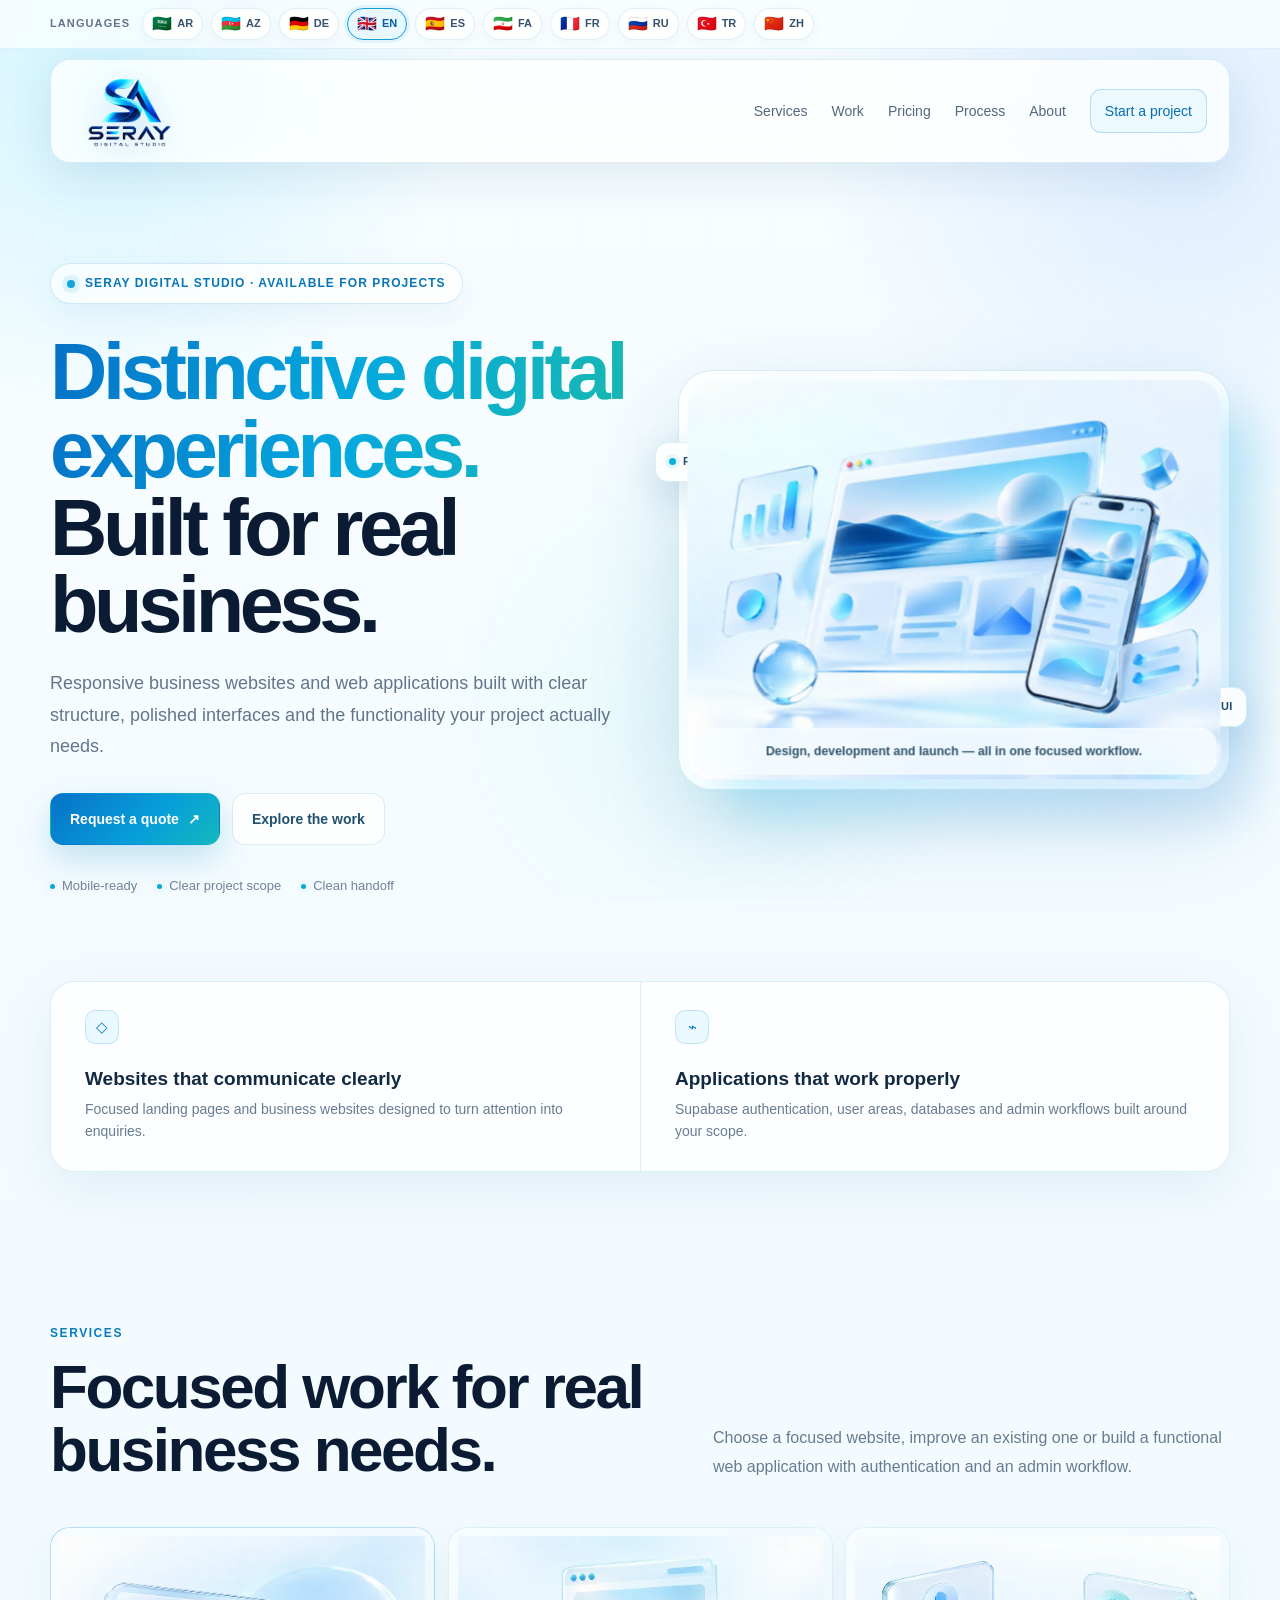
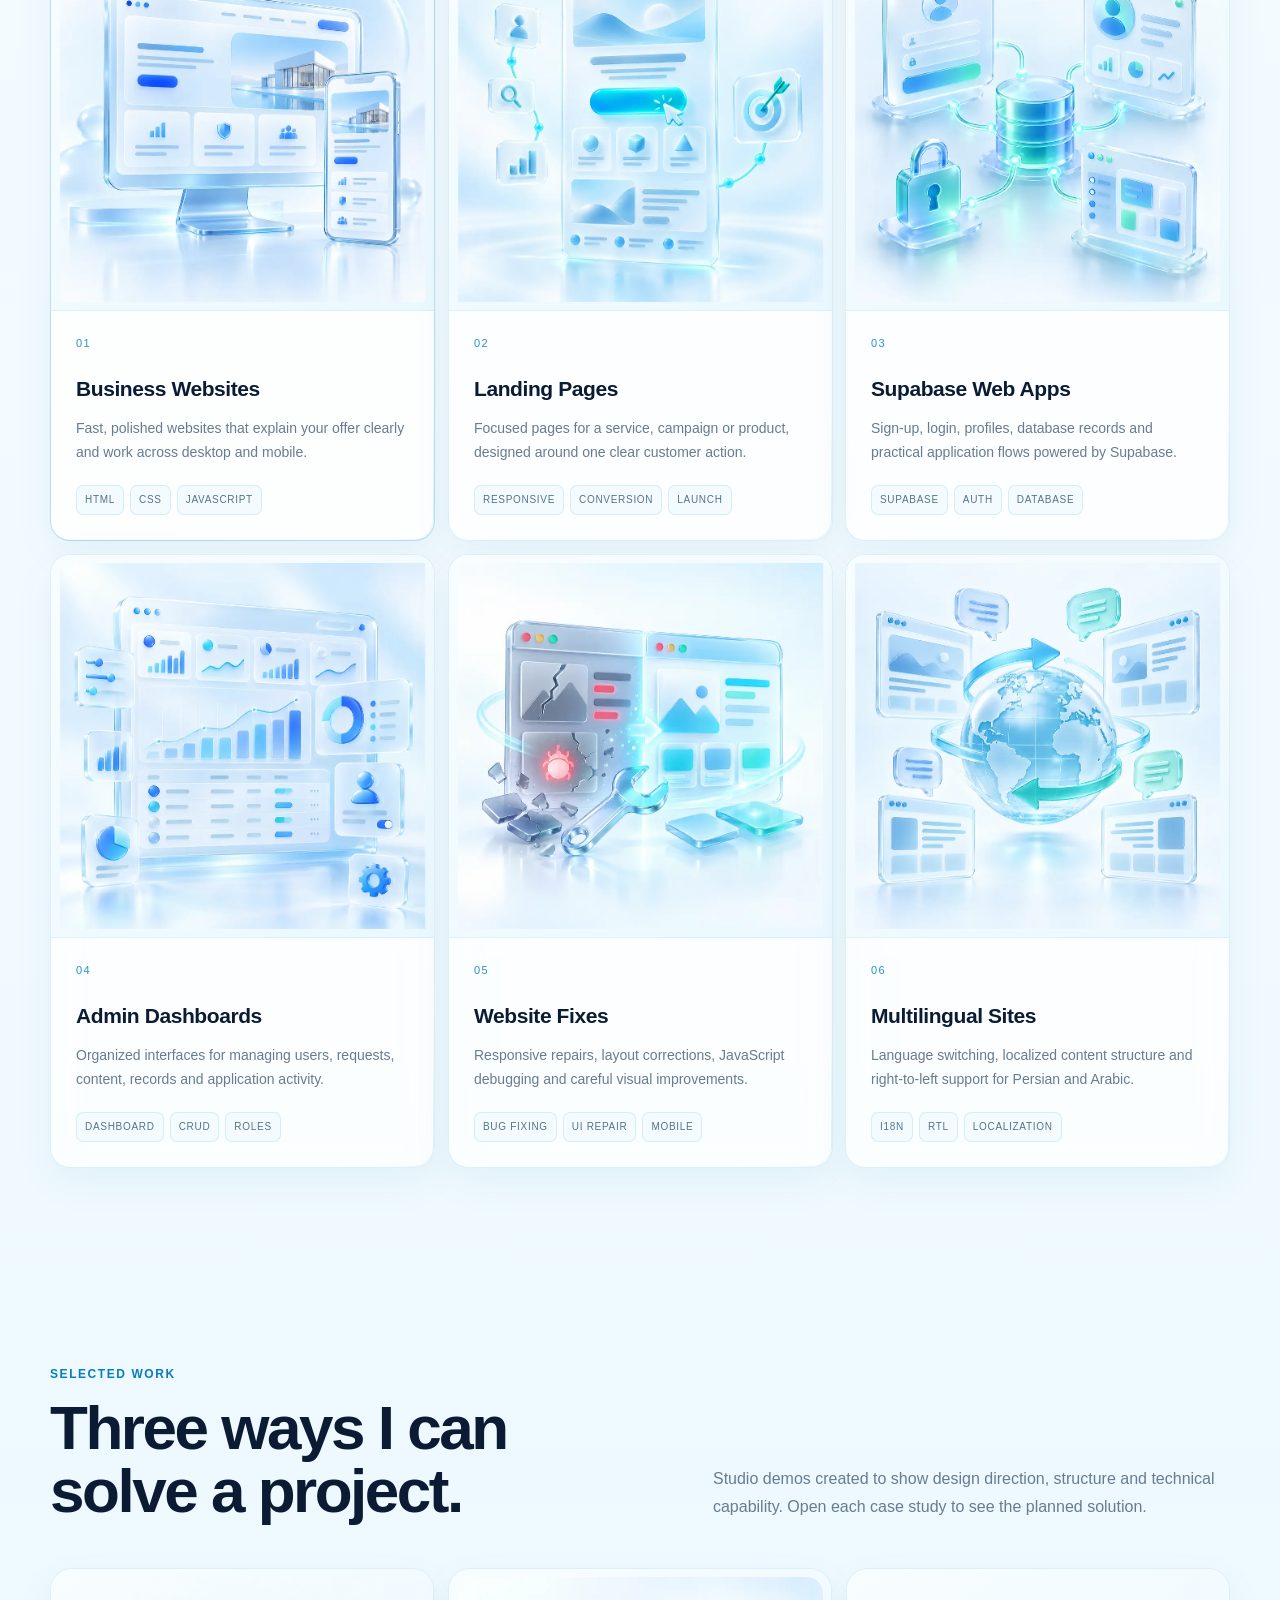
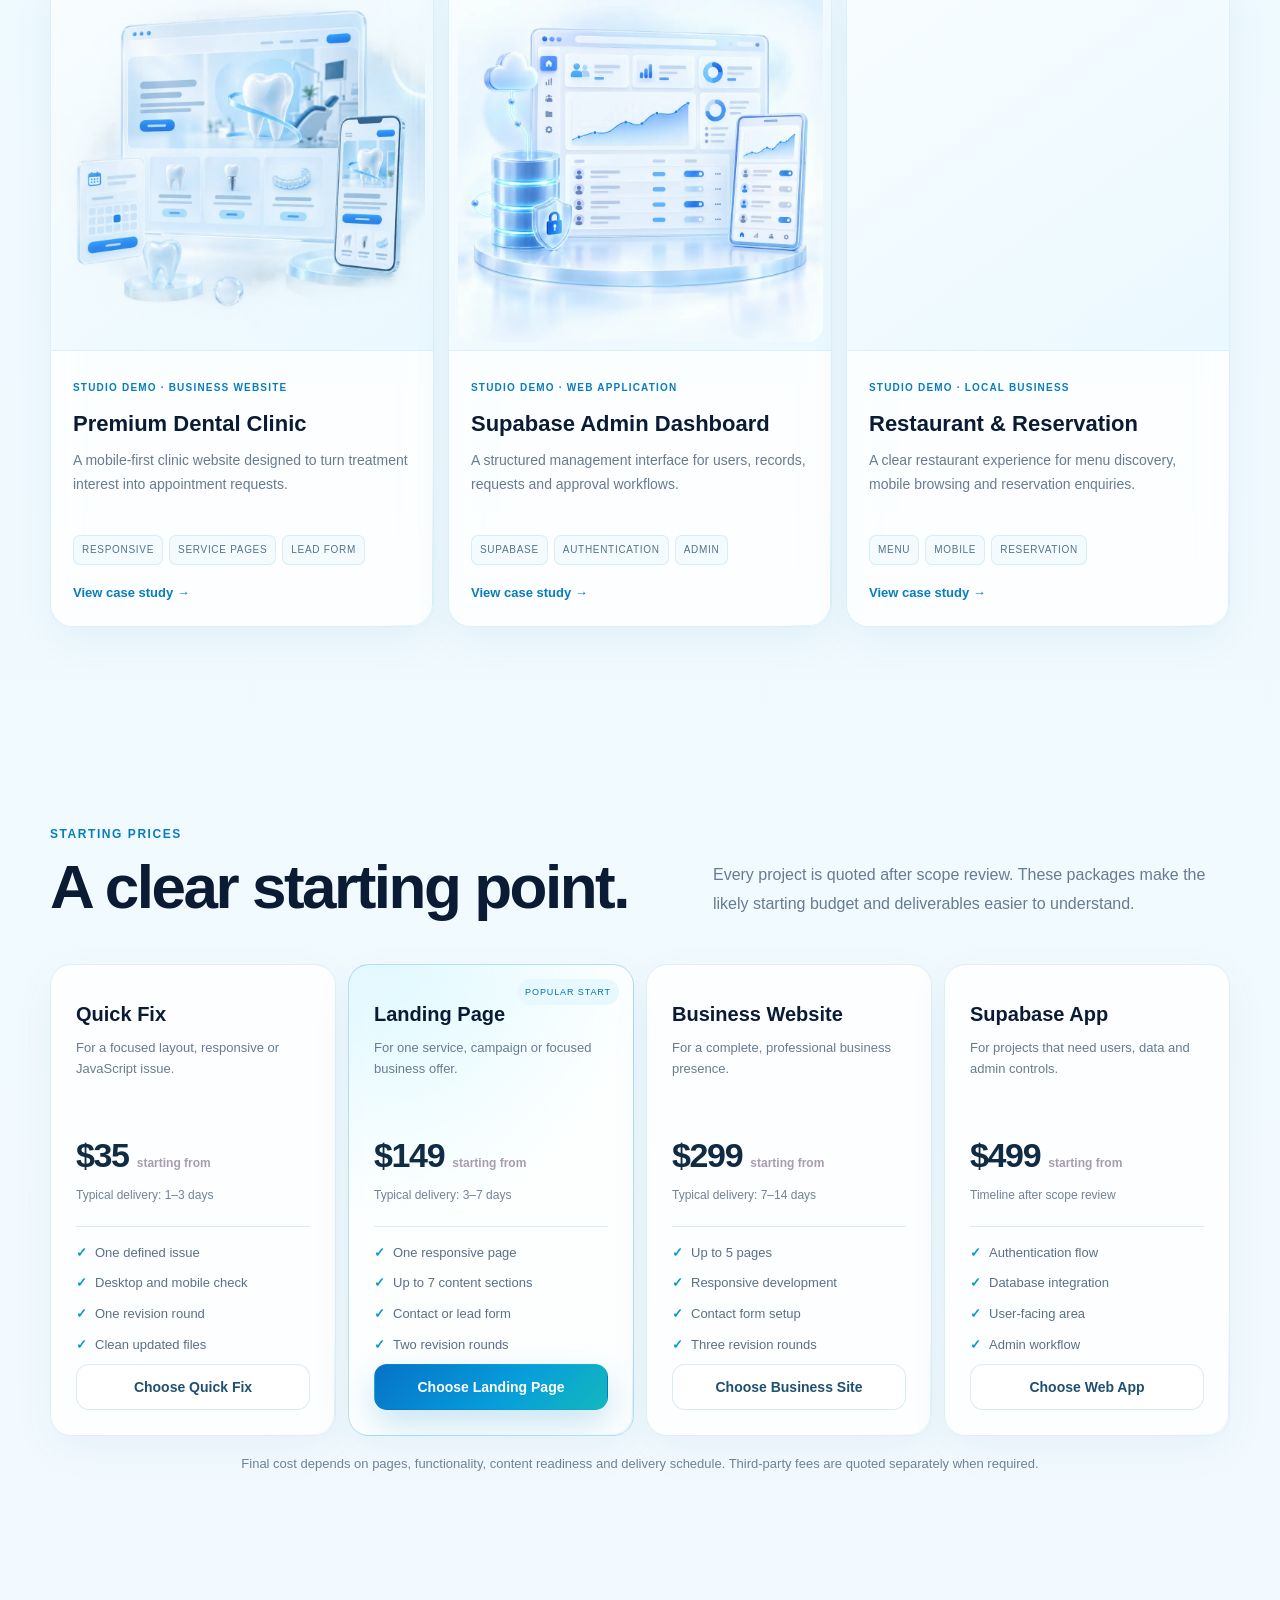
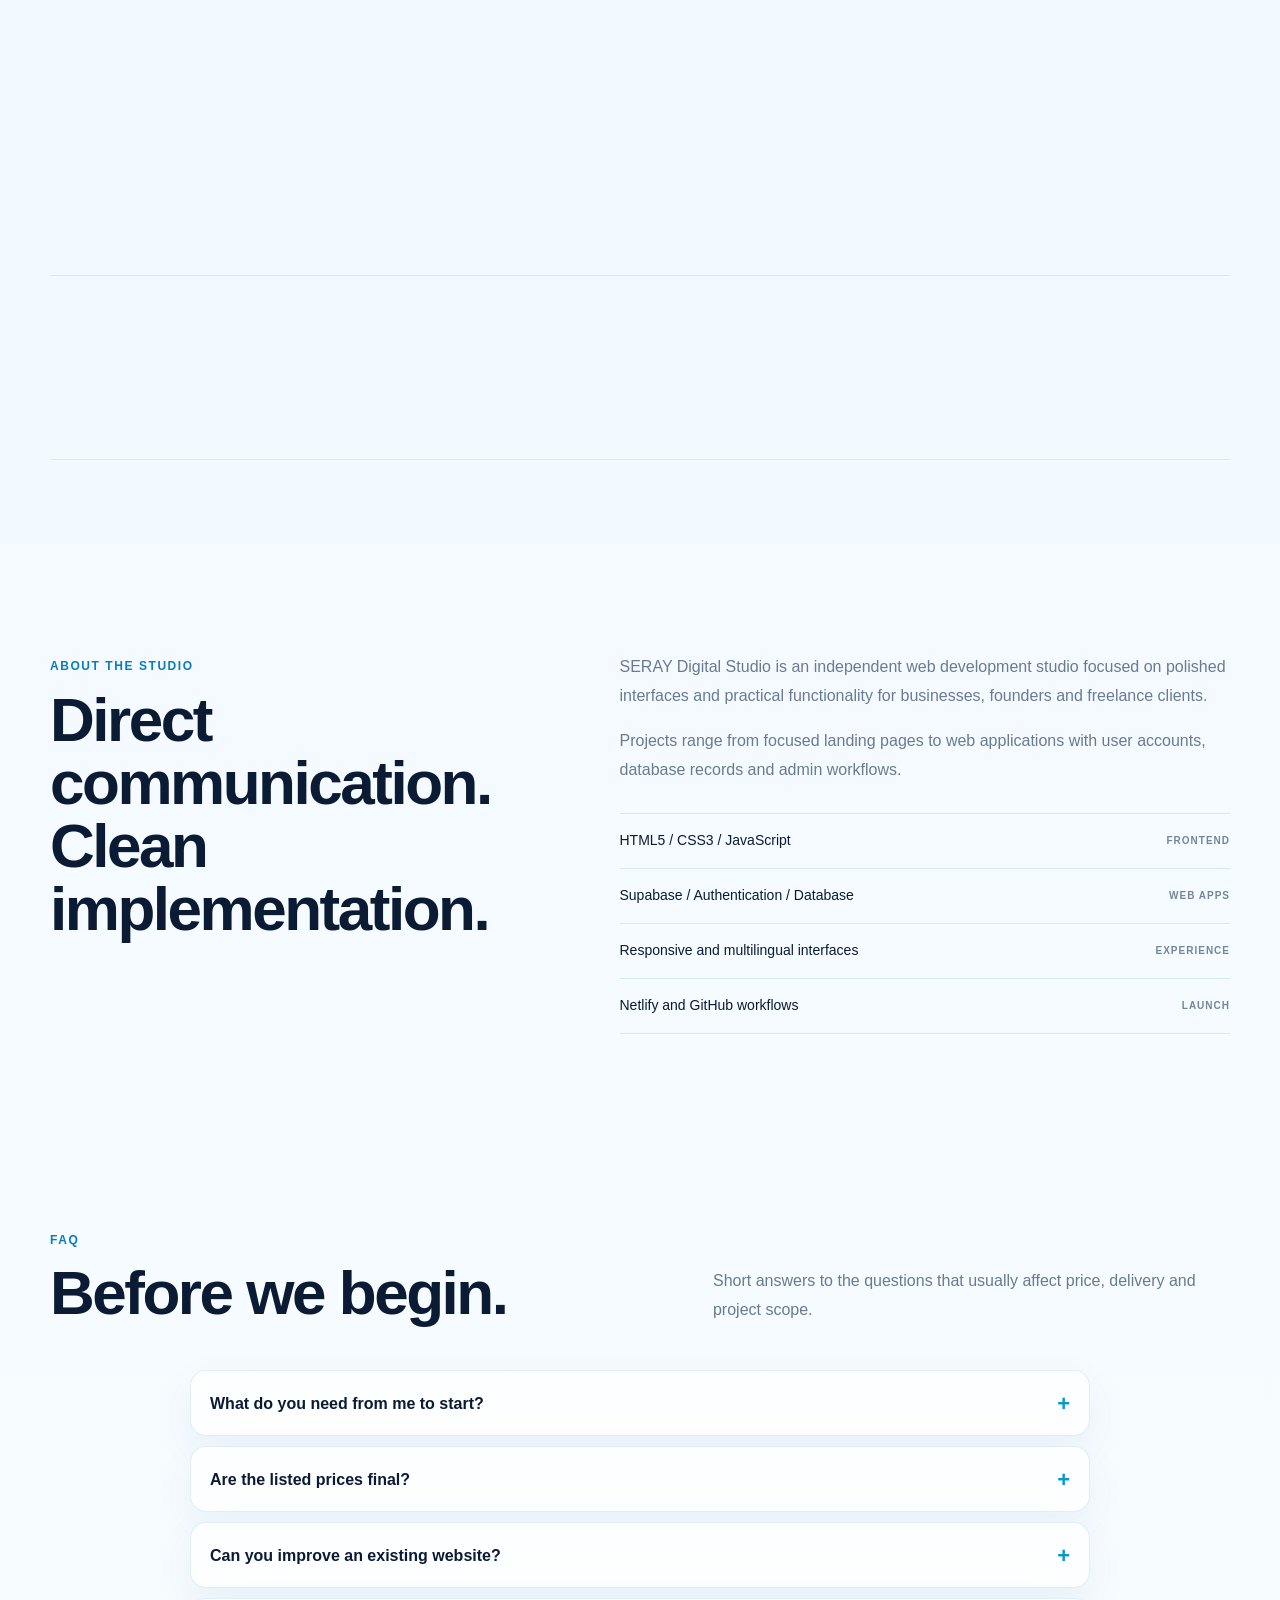
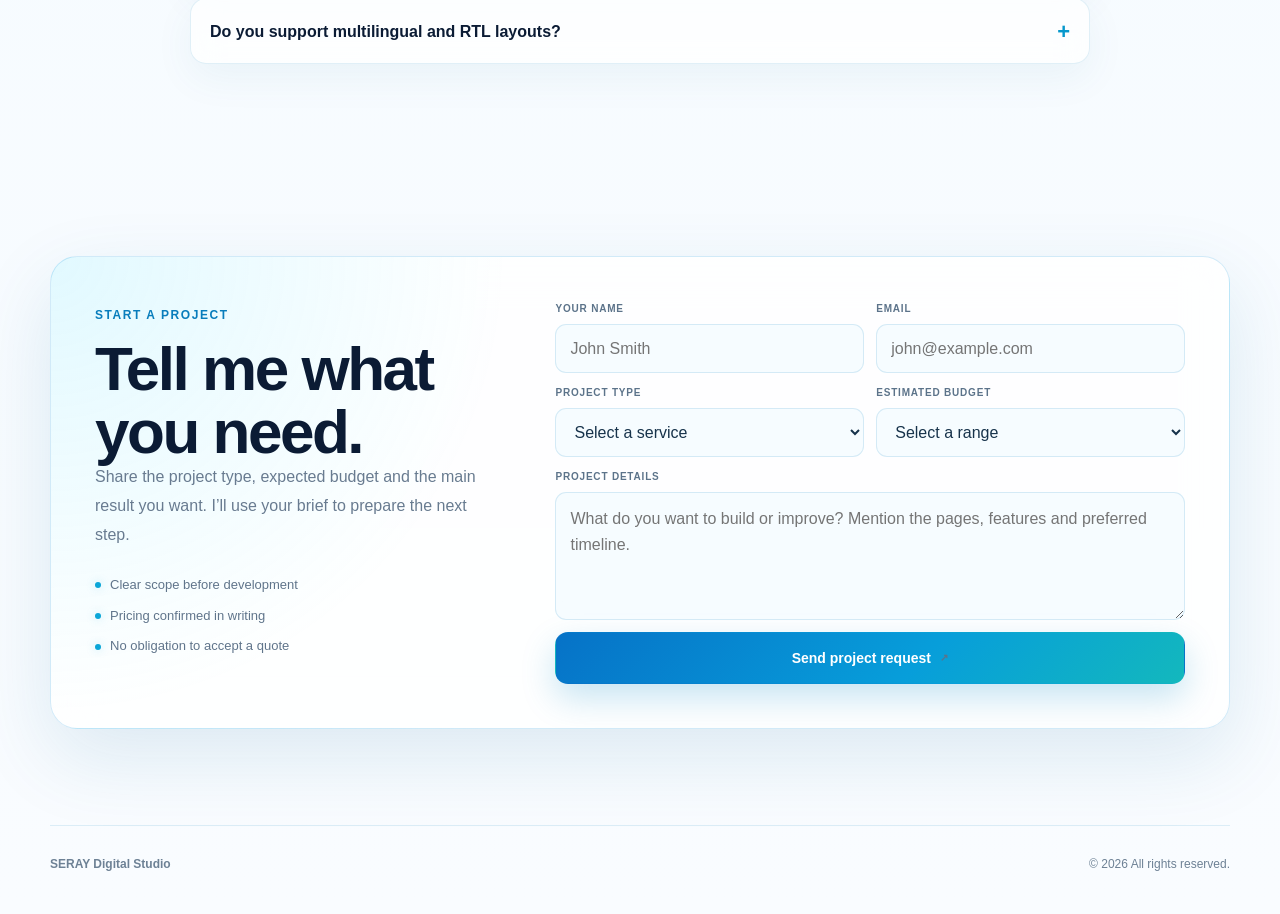
<file: index.html>
<!DOCTYPE html>
<html lang="en">
<head>
  <meta charset="UTF-8">
  <meta name="viewport" content="width=device-width, initial-scale=1.0, viewport-fit=cover">
  <meta name="theme-color" content="#f4fbff">
  <meta name="description" content="SERAY Digital Studio builds responsive business websites, landing pages, Supabase web apps and admin dashboards.">
  <title>SERAY Digital Studio — Websites & Web Apps</title>
  <link rel="preload" as="image" href="hero-responsive.webp" type="image/webp" fetchpriority="high">
  <link rel="icon" type="image/webp" href="seray-mark.webp">
  <style>
    :root{--bg:#140d1f;--surface:rgba(255,255,255,.07);--text:#fff9ff;--muted:#c5b8cf;--line:rgba(255,255,255,.14);--accent:#c7a0ff;--accent-light:#ffd2e9;--accent-deep:#8f63d8;--pink:#f5a7cc;--green:#9fdbc5;--max:1180px;--shadow:0 28px 80px rgba(20,8,35,.42)}
    *{box-sizing:border-box}html{scroll-behavior:smooth;scroll-padding-top:96px}
    body{margin:0;min-width:320px;background:radial-gradient(circle at 10% 0%,rgba(191,137,255,.22),transparent 30%),radial-gradient(circle at 92% 18%,rgba(255,151,205,.18),transparent 29%),radial-gradient(circle at 50% 82%,rgba(132,92,211,.12),transparent 35%),linear-gradient(145deg,#120b1d,#21152f 52%,#171021);background-attachment:fixed;color:var(--text);font-family:Inter,-apple-system,BlinkMacSystemFont,"Segoe UI",Roboto,Arial,sans-serif;line-height:1.6;overflow-x:hidden}
    body.modal-open{overflow:hidden}a{color:inherit;text-decoration:none}button,input,textarea,select{font:inherit}button{color:inherit}:focus-visible{outline:2px solid var(--pink);outline-offset:3px}
    .wrap{width:min(calc(100% - 32px),var(--max));margin-inline:auto}
    .header{position:sticky;top:12px;z-index:30;width:min(calc(100% - 24px),var(--max));height:70px;margin:12px auto 0;border:1px solid var(--line);border-radius:19px;background:rgba(37,24,52,.63);box-shadow:0 18px 60px rgba(16,7,29,.28);backdrop-filter:blur(22px) saturate(145%);display:flex;align-items:center;justify-content:space-between;padding:0 16px}
    .brand{display:flex;align-items:center;gap:11px;font-weight:850;letter-spacing:-.02em}.logo{width:40px;height:40px;border-radius:12px;display:grid;place-items:center;color:#2a1738;font-size:11px;font-weight:950;letter-spacing:-.04em;background:linear-gradient(145deg,var(--accent-light),var(--accent-deep));box-shadow:inset 0 1px rgba(255,255,255,.72),0 8px 26px rgba(201,138,255,.2)}.brand small{display:block;color:#ac9ab7;font-size:10px;font-weight:700;letter-spacing:.1em}
    .nav{display:flex;align-items:center;gap:24px;color:#c8bad1;font-size:14px}.nav a{transition:color .2s}.nav a:hover{color:#fff}.nav .nav-cta{padding:10px 14px;border:1px solid rgba(221,169,255,.32);border-radius:11px;color:#fbd4ec;background:linear-gradient(135deg,rgba(198,145,255,.12),rgba(255,164,210,.1))}.menu{display:none;width:42px;height:42px;border:1px solid var(--line);border-radius:11px;background:rgba(255,255,255,.07);font-size:22px;cursor:pointer}
    .section{padding:102px 0}.hero{min-height:720px;display:grid;grid-template-columns:1.08fr .92fr;gap:64px;align-items:center;padding-top:96px}.eyebrow,.kicker{font-size:12px;text-transform:uppercase;letter-spacing:.14em;color:#e7b9f4;font-weight:800}.eyebrow{display:flex;align-items:center;gap:10px}.dot{width:8px;height:8px;border-radius:50%;background:var(--green);box-shadow:0 0 0 5px rgba(159,219,197,.1)}
    h1,h2,h3,p{margin-top:0}h1{max-width:760px;margin:23px 0 25px;font-size:clamp(50px,6.8vw,88px);line-height:.98;letter-spacing:-.055em}.gradient-text{background:linear-gradient(100deg,#ffe0f0,#e5b5ff 52%,#a780ef);-webkit-background-clip:text;background-clip:text;color:transparent}.hero-copy{max-width:675px;color:#c8bdcf;font-size:clamp(16px,1.8vw,19px);line-height:1.78}
    .actions{display:flex;gap:12px;flex-wrap:wrap;margin-top:33px}.btn{min-height:52px;padding:0 19px;border-radius:13px;display:inline-flex;align-items:center;justify-content:center;gap:9px;font-weight:800;font-size:14px;border:1px solid transparent;cursor:pointer;transition:transform .2s,border-color .2s,background .2s}.btn:hover{transform:translateY(-2px)}.primary{background:linear-gradient(135deg,#f4afd5,#ae82ee);color:#271532;box-shadow:0 12px 34px rgba(201,137,255,.16)}.secondary{background:rgba(255,255,255,.055);border-color:var(--line);color:#f4eafa;backdrop-filter:blur(14px)}.hero-notes{display:flex;gap:20px;flex-wrap:wrap;margin-top:31px;color:#a798b1;font-size:13px}.hero-notes span{display:flex;align-items:center;gap:7px}.hero-notes i{width:5px;height:5px;border-radius:50%;background:#e4a3ce}
    .brief-card{position:relative;border:1px solid rgba(230,190,255,.25);border-radius:28px;padding:22px;background:linear-gradient(155deg,rgba(198,146,255,.12),rgba(255,166,211,.07) 42%),rgba(255,255,255,.055);box-shadow:var(--shadow);backdrop-filter:blur(24px) saturate(145%)}.brief-card:before{content:"";position:absolute;inset:12px;border:1px solid rgba(255,255,255,.06);border-radius:20px;pointer-events:none}.brief-top{display:flex;align-items:center;justify-content:space-between;gap:12px;padding:5px 5px 20px;border-bottom:1px solid var(--line)}.brief-top strong{font-size:15px}.brief-top span{font-size:11px;color:#e3b5f2;text-transform:uppercase;letter-spacing:.1em}
    .window{margin:20px 0 13px;border:1px solid var(--line);border-radius:17px;background:rgba(27,17,40,.68);overflow:hidden;box-shadow:inset 0 1px rgba(255,255,255,.04)}.window-bar{height:37px;padding:0 13px;display:flex;align-items:center;gap:6px;border-bottom:1px solid var(--line)}.window-bar i{width:7px;height:7px;border-radius:50%;background:#725f82}.window-bar i:first-child{background:#ee9fc9}.window-body{padding:24px}.mini-kicker{width:65px;height:7px;border-radius:4px;background:#bc82d9}.mini-title{width:82%;height:25px;border-radius:7px;background:#f4deef;margin:15px 0 9px}.mini-copy{width:62%;height:9px;border-radius:5px;background:#75657e}.mini-row{display:grid;grid-template-columns:repeat(3,1fr);gap:8px;margin-top:26px}.mini-row span{height:56px;border-radius:10px;background:rgba(255,255,255,.07);border:1px solid rgba(255,255,255,.1)}.brief-grid{display:grid;grid-template-columns:1fr 1fr;gap:10px}.brief-item{padding:14px;border:1px solid var(--line);border-radius:13px;background:rgba(255,255,255,.045);backdrop-filter:blur(12px)}.brief-item small{display:block;color:#aa9ab4;font-size:11px}.brief-item b{display:block;margin-top:3px;font-size:13px}
    .section-head{display:grid;grid-template-columns:1.08fr .92fr;gap:56px;align-items:end;margin-bottom:38px}.section-head h2,.about h2,.contact-copy h2{font-size:clamp(38px,5vw,62px);line-height:1.02;letter-spacing:-.045em;margin:10px 0 0}.section-head p{color:#bfb2c8;line-height:1.8;margin:0;max-width:530px}
    .service-grid{display:grid;grid-template-columns:repeat(3,1fr);gap:13px}.service{min-height:284px;padding:25px;border:1px solid var(--line);border-radius:20px;background:linear-gradient(145deg,rgba(255,255,255,.075),rgba(211,160,255,.035));backdrop-filter:blur(18px);display:flex;flex-direction:column;transition:transform .25s,border-color .25s,background .25s}.service:hover{transform:translateY(-4px);border-color:rgba(235,186,255,.34);background:linear-gradient(145deg,rgba(255,255,255,.095),rgba(239,156,209,.055))}.service.featured{border-color:rgba(231,182,255,.3);background:linear-gradient(145deg,rgba(192,135,255,.13),rgba(255,163,211,.075))}.num{font-size:11px;color:#a995b4;letter-spacing:.12em}.service h3{font-size:21px;letter-spacing:-.02em;margin:43px 0 11px}.service p{color:#b9adbf;font-size:14px;line-height:1.75;margin-bottom:20px}.tags{display:flex;flex-wrap:wrap;gap:6px;margin-top:auto}.tags span{font-size:10px;text-transform:uppercase;letter-spacing:.07em;border:1px solid var(--line);padding:6px 8px;border-radius:7px;color:#ae9bb8;background:rgba(255,255,255,.025)}
    .project-grid{display:grid;grid-template-columns:repeat(3,1fr);gap:14px}.project{border:1px solid var(--line);border-radius:22px;overflow:hidden;background:linear-gradient(145deg,rgba(255,255,255,.075),rgba(202,147,255,.035));backdrop-filter:blur(18px);transition:transform .25s,border-color .25s}.project:hover{transform:translateY(-4px);border-color:rgba(235,186,255,.34)}.project-visual{height:260px;padding:28px;display:flex;align-items:center;justify-content:center;border-bottom:1px solid var(--line);background:radial-gradient(circle at 70% 25%,rgba(255,164,212,.2),transparent 33%),linear-gradient(145deg,rgba(144,94,213,.24),rgba(76,45,108,.18))}.browser{width:100%;height:82%;border:1px solid rgba(255,255,255,.18);border-radius:14px;background:#eadff0;box-shadow:0 20px 50px rgba(25,9,40,.32);overflow:hidden;transform:rotate(-1.5deg)}.browser.dark{background:#292037;transform:rotate(1.2deg)}.browser.warm{background:#f1dfe9;transform:rotate(-1deg)}.browser-bar{height:28px;background:#30223d;display:flex;gap:5px;align-items:center;padding:0 9px}.browser-bar i{width:6px;height:6px;border-radius:50%;background:#8e769d}
    .clinic-ui,.restaurant-ui{padding:18px}.ui-line{height:11px;background:#675774;border-radius:6px;margin:8px 0}.ui-line.a{width:75%}.ui-line.b{width:46%}.ui-button{width:82px;height:26px;border-radius:15px;background:linear-gradient(135deg,#eea4cc,#a57be8);margin-top:17px}.ui-cards{display:grid;grid-template-columns:repeat(3,1fr);gap:6px;margin-top:18px}.ui-cards i{height:36px;background:rgba(104,74,122,.14);border-radius:6px}.dashboard-ui{padding:13px}.metrics{display:grid;grid-template-columns:repeat(3,1fr);gap:6px}.metrics i{height:38px;border-radius:7px;background:#3a2b4c}.dash-chart{height:66px;border-radius:8px;background:linear-gradient(180deg,#362844,#261d32);margin-top:9px;position:relative;overflow:hidden}.dash-chart:after{content:"";position:absolute;left:10px;right:10px;top:32px;height:2px;background:linear-gradient(90deg,#9f76de,#f2a8d0,#bb91f3);transform:skewY(-8deg)}.restaurant-ui{display:grid;grid-template-columns:.9fr 1.1fr;gap:10px;align-items:center}.plate{width:76px;height:76px;border-radius:50%;border:11px solid #e3c9dc;background:#9d6689;box-shadow:inset 0 0 0 11px #5c3c56}.rest-copy .ui-line{background:#806378}
    .project-info{padding:22px}.type{font-size:10px;color:#ddaeea;text-transform:uppercase;letter-spacing:.12em;font-weight:800}.project-info h3{font-size:22px;margin:7px 0 8px}.project-info p{color:#b8acbf;font-size:14px;line-height:1.7;min-height:72px}.case-btn{margin-top:18px;padding:0;background:none;border:0;color:#e9b9ee;font-size:13px;font-weight:800;cursor:pointer}
    .pricing-grid{display:grid;grid-template-columns:repeat(4,1fr);gap:12px;align-items:stretch}.price-card{position:relative;padding:25px;border:1px solid var(--line);border-radius:21px;background:linear-gradient(145deg,rgba(255,255,255,.075),rgba(200,144,255,.035));backdrop-filter:blur(18px);display:flex;flex-direction:column}.price-card.popular{border-color:rgba(235,186,255,.38);background:linear-gradient(145deg,rgba(192,135,255,.15),rgba(255,163,211,.09))}.badge{position:absolute;top:14px;right:14px;font-size:9px;text-transform:uppercase;letter-spacing:.1em;padding:6px 8px;border-radius:20px;background:rgba(231,174,255,.14);color:#f1c5ef}.price-card h3{font-size:20px;margin:8px 0}.price-desc{color:#b4a7bc;font-size:13px;min-height:62px}.price{font-size:34px;font-weight:850;letter-spacing:-.04em;margin:15px 0 4px}.price small{font-size:12px;color:#a99bb1;font-weight:600;letter-spacing:0}.timeline{font-size:12px;color:#b9abc1;padding-bottom:20px;border-bottom:1px solid var(--line)}.features{list-style:none;padding:16px 0 8px;margin:0;display:grid;gap:10px;color:#c5b8cc;font-size:13px}.features li{display:flex;gap:8px}.features li:before{content:"✓";color:#efadd4;font-weight:900}.price-card .btn{margin-top:auto;width:100%;min-height:46px}.pricing-note{margin:18px 0 0;color:#aa9caf;font-size:13px;text-align:center}
    .process-grid{display:grid;grid-template-columns:repeat(4,1fr);border-top:1px solid var(--line);border-bottom:1px solid var(--line)}.step{padding:27px 24px 27px 0}.step+.step{padding-left:24px;border-left:1px solid var(--line)}.step b{display:block;font-size:12px;color:#dca8ea;margin-bottom:28px}.step h3{font-size:18px;margin-bottom:9px}.step p{font-size:13px;color:#b3a6bb;line-height:1.7;margin:0}
    .about{display:grid;grid-template-columns:.9fr 1.1fr;gap:70px;align-items:start}.about-copy p{color:#c0b4c7;line-height:1.82}.capabilities{margin-top:28px;border-top:1px solid var(--line)}.capabilities div{min-height:55px;border-bottom:1px solid var(--line);display:flex;justify-content:space-between;align-items:center;gap:16px}.capabilities span{font-size:14px}.capabilities b{font-size:10px;color:#a895b3;text-transform:uppercase;letter-spacing:.1em}
    .faq{display:grid;gap:10px;max-width:900px;margin:0 auto}.faq details{border:1px solid var(--line);border-radius:16px;background:linear-gradient(145deg,rgba(255,255,255,.07),rgba(205,149,255,.03));backdrop-filter:blur(16px);padding:0 19px}.faq summary{min-height:64px;display:flex;align-items:center;justify-content:space-between;gap:20px;cursor:pointer;font-weight:750;list-style:none}.faq summary::-webkit-details-marker{display:none}.faq summary:after{content:"+";font-size:22px;color:#e5afea}.faq details[open] summary:after{content:"−"}.faq details p{color:#b8abbf;font-size:14px;line-height:1.8;padding:0 0 19px;margin:0;max-width:760px}
    .contact-box{border:1px solid rgba(234,189,255,.28);border-radius:27px;padding:44px;display:grid;grid-template-columns:.78fr 1.22fr;gap:58px;background:radial-gradient(circle at 0 0,rgba(204,145,255,.16),transparent 33%),radial-gradient(circle at 100% 100%,rgba(255,160,210,.11),transparent 35%),rgba(255,255,255,.055);box-shadow:var(--shadow);backdrop-filter:blur(22px)}.contact-copy p{color:#c0b4c7;line-height:1.8}.contact-points{margin-top:25px;display:grid;gap:10px;color:#c4b7cb;font-size:13px}.contact-points span{display:flex;align-items:center;gap:9px}.contact-points i{width:6px;height:6px;border-radius:50%;background:#eba7d1}
    .form{display:grid;grid-template-columns:1fr 1fr;gap:12px}.form label{display:grid;gap:7px}.form label.full,.form button{grid-column:1/-1}.form span{font-size:10px;color:#b7a8c0;text-transform:uppercase;letter-spacing:.08em;font-weight:800}.form input,.form select,.form textarea{width:100%;background:rgba(31,19,44,.62);color:#f8f1fb;border:1px solid var(--line);border-radius:11px;padding:13px 14px;outline:none;backdrop-filter:blur(12px)}.form input:focus,.form select:focus,.form textarea:focus{border-color:rgba(236,181,255,.52)}.form input,.form select{height:49px}.form textarea{min-height:128px;resize:vertical}.honeypot{position:absolute!important;left:-9999px!important}
    footer{width:min(calc(100% - 32px),var(--max));margin:auto;padding:29px 0 39px;border-top:1px solid var(--line);display:flex;justify-content:space-between;gap:18px;color:#a99cb1;font-size:12px}
    dialog{width:min(calc(100% - 28px),720px);max-height:88vh;padding:0;border:1px solid rgba(235,190,255,.3);border-radius:24px;background:linear-gradient(145deg,rgba(48,30,66,.96),rgba(31,20,45,.96));color:var(--text);box-shadow:0 30px 100px rgba(18,6,31,.7);backdrop-filter:blur(24px)}dialog::backdrop{background:rgba(18,8,27,.72);backdrop-filter:blur(8px)}.modal-inner{padding:30px}.modal-top{display:flex;justify-content:space-between;gap:20px;align-items:flex-start}.modal-top h3{font-size:30px;line-height:1.05;margin:8px 0 0}.close{width:42px;height:42px;border:1px solid var(--line);border-radius:12px;background:rgba(255,255,255,.07);font-size:21px;cursor:pointer}.modal-lead{margin:22px 0;color:#c3b6ca;line-height:1.8}.case-grid{display:grid;grid-template-columns:1fr 1fr;gap:10px}.case-block{padding:17px;border:1px solid var(--line);border-radius:14px;background:rgba(255,255,255,.035)}.case-block b{display:block;font-size:12px;color:#e9b3ed;margin-bottom:7px;text-transform:uppercase;letter-spacing:.08em}.case-block p{font-size:13px;color:#b9acc0;line-height:1.65;margin:0}.modal-actions{display:flex;gap:10px;margin-top:22px}.modal-actions .btn{flex:1}
    @media(max-width:1020px){.pricing-grid{grid-template-columns:repeat(2,1fr)}.project-grid{grid-template-columns:1fr 1fr}.project:last-child{grid-column:1/-1}.project:last-child .project-visual{height:300px}}
    @media(max-width:900px){.nav{display:none;position:absolute;top:73px;left:0;right:0;background:rgba(38,24,53,.94);backdrop-filter:blur(22px);border:1px solid var(--line);border-radius:16px;padding:12px;flex-direction:column;align-items:stretch}.nav.open{display:flex}.menu{display:block}.hero{grid-template-columns:1fr;gap:48px;min-height:auto;padding-top:92px}.brief-card{max-width:650px}.section{padding:80px 0}.section-head,.about,.contact-box{grid-template-columns:1fr}.service-grid{grid-template-columns:repeat(2,1fr)}.process-grid{grid-template-columns:1fr 1fr}.step:nth-child(3){border-left:0;border-top:1px solid var(--line)}.step:nth-child(4){border-top:1px solid var(--line)}.project-grid{grid-template-columns:1fr}.project:last-child{grid-column:auto}.project-visual,.project:last-child .project-visual{height:300px}.contact-box{gap:38px}}
    @media(max-width:620px){.wrap{width:calc(100% - 24px)}.header{top:8px;margin-top:8px}.brand strong{font-size:14px}.brand small{font-size:9px}.section{padding:66px 0}.hero{padding-top:78px}h1{font-size:49px}.actions .btn{width:100%}.brief-card{padding:16px}.brief-grid{grid-template-columns:1fr}.section-head{gap:20px}.service-grid,.pricing-grid,.process-grid{grid-template-columns:1fr}.service{min-height:250px}.project-visual,.project:last-child .project-visual{height:250px}.step,.step+.step{padding:24px 0;border-left:0;border-top:1px solid var(--line)}.process-grid .step:first-child{border-top:0}.contact-box{padding:28px 18px}.form{grid-template-columns:1fr}.form label{grid-column:1/-1}.case-grid{grid-template-columns:1fr}.modal-inner{padding:23px 18px}.modal-actions{flex-direction:column}footer{flex-direction:column;align-items:flex-start}}
    @media(prefers-reduced-motion:reduce){html{scroll-behavior:auto}*,*:before,*:after{transition:none!important}}
  </style>
  <style id="violet-signature-theme">
    :root{--bg:#050309;--surface:rgba(14,10,20,.74);--text:#f8f7fb;--muted:#918b99;--line:rgba(196,153,255,.18);--accent:#9b5cff;--accent-light:#d8b4fe;--accent-deep:#6d28d9;--pink:#a855f7;--green:#9ee7ce;--shadow:0 28px 90px rgba(36,8,67,.34)}
    body{background:#050309;color:var(--text);font-family:Bahnschrift,-apple-system,BlinkMacSystemFont,"Segoe UI",Roboto,Arial,sans-serif;position:relative}
    body:before{content:"";position:fixed;inset:0;z-index:-2;pointer-events:none;background:radial-gradient(ellipse 70% 42% at 50% -8%,rgba(123,52,214,.3),transparent 68%),radial-gradient(ellipse 48% 30% at 12% 58%,rgba(91,33,182,.11),transparent 72%),radial-gradient(ellipse 42% 34% at 92% 80%,rgba(151,71,255,.09),transparent 74%)}
    body:after{content:"";position:fixed;inset:0;z-index:-1;pointer-events:none;opacity:.15;background-image:linear-gradient(rgba(167,118,230,.11) 1px,transparent 1px),linear-gradient(90deg,rgba(167,118,230,.11) 1px,transparent 1px);background-size:72px 72px;mask-image:linear-gradient(to bottom,transparent,black 18%,black 74%,transparent)}
    .header{top:0;width:min(calc(100% - 48px),1280px);height:82px;margin:0 auto;border:0;border-bottom:1px solid rgba(178,128,242,.12);border-radius:0;background:rgba(5,3,9,.72);box-shadow:none;backdrop-filter:blur(20px)}
    .logo{color:#0e0717;background:linear-gradient(135deg,#d8b4fe,#8b5cf6 58%,#6d28d9);box-shadow:0 0 30px rgba(139,92,246,.3),inset 0 1px rgba(255,255,255,.55)}
    .brand small{color:#7e7686}.nav{color:#b7b2bc}.nav .nav-cta{border-color:rgba(167,111,238,.32);color:#d9baff;background:rgba(132,64,214,.1)}
    .menu{background:rgba(18,12,26,.88);border-color:rgba(187,140,245,.2)}
    .hero{min-height:850px;padding:118px 0 88px;display:flex;flex-direction:column;justify-content:center;align-items:center;gap:0;text-align:center}
    .hero>div:first-child{display:flex;flex-direction:column;align-items:center;width:100%}
    .eyebrow{border:1px solid rgba(177,128,238,.38);border-radius:999px;padding:13px 24px;background:linear-gradient(120deg,rgba(93,44,153,.25),rgba(20,14,28,.75));box-shadow:inset 0 1px rgba(255,255,255,.04),0 0 35px rgba(109,40,217,.12);color:#d8b4fe;letter-spacing:.09em}
    .eyebrow .dot{background:#a78bfa;box-shadow:0 0 16px rgba(167,139,250,.8)}
    h1{max-width:1110px;margin:38px auto 28px;font-size:clamp(58px,7.8vw,108px);line-height:.93;letter-spacing:-.055em;font-weight:430}
    .gradient-text{display:block;background:linear-gradient(95deg,#7c3aed 4%,#a855f7 45%,#d8b4fe 96%);-webkit-background-clip:text;background-clip:text;color:transparent;text-shadow:0 0 52px rgba(124,58,237,.12)}
    .hero-copy{max-width:720px;margin:0 auto;color:#938d9a;font-size:18px;line-height:1.75}
    .actions{justify-content:center;margin-top:30px}.primary{color:#fff;background:linear-gradient(135deg,#6d28d9,#8b5cf6 58%,#a855f7);box-shadow:0 14px 40px rgba(109,40,217,.3)}.secondary{background:rgba(12,8,17,.72);border-color:rgba(174,126,236,.19);color:#d1ccd6}.hero-notes{justify-content:center;color:#716b78}.hero-notes i{background:#8b5cf6}
    .hero-panel{width:min(100%,1000px);margin-top:70px;display:grid;grid-template-columns:1fr 1fr;border:1px solid rgba(177,130,235,.34);border-radius:22px;background:linear-gradient(180deg,rgba(16,11,23,.72),rgba(8,6,12,.82));box-shadow:inset 0 1px rgba(255,255,255,.035),0 24px 90px rgba(42,9,74,.18);backdrop-filter:blur(18px);overflow:hidden;text-align:left}
    .hero-panel article{padding:31px 38px;position:relative}.hero-panel article+article{border-left:1px solid rgba(178,128,242,.18)}.hero-panel b{display:block;font-size:19px;font-weight:500;margin-bottom:5px}.hero-panel p{margin:0;color:#79737f;font-size:14px;line-height:1.55}.panel-icon{width:34px;height:34px;display:grid;place-items:center;margin-bottom:20px;border:1px solid rgba(179,128,240,.28);border-radius:10px;color:#b889f4;background:rgba(116,55,190,.1);font-size:15px}
    .section{padding:112px 0}.section-head{margin-bottom:46px}.section-head h2,.about h2,.contact-copy h2{font-weight:430;letter-spacing:-.04em}.section-head p{color:#817b87}
    .kicker{color:#a97be8;letter-spacing:.13em}
    .service,.project,.price-card,.faq details{background:linear-gradient(145deg,rgba(18,13,25,.78),rgba(8,6,12,.84));border-color:rgba(178,128,242,.16);backdrop-filter:blur(12px)}
    .service:hover,.project:hover{border-color:rgba(168,85,247,.46);box-shadow:0 20px 70px rgba(60,18,95,.16)}
    .service.featured,.price-card.popular{background:radial-gradient(circle at 15% 0,rgba(119,53,201,.14),transparent 48%),rgba(12,8,17,.82);border-color:rgba(168,85,247,.38)}
    .service p,.project-info p,.price-desc,.step p,.about-copy p,.faq details p,.contact-copy p{color:#87818d}.num{color:#765594}.tags span{color:#89818f;border-color:rgba(173,126,230,.15);background:rgba(124,58,237,.035)}
    .project-visual{background:radial-gradient(circle at 50% 12%,rgba(123,62,201,.24),transparent 46%),#09060d;border-color:rgba(175,126,233,.13)}
    .browser{border-color:rgba(204,170,248,.2);background:#ddd5e4;box-shadow:0 22px 60px rgba(22,5,38,.5)}.browser.dark{background:#17101f}.browser.warm{background:#e4dbe9}.browser-bar{background:#160e20}.browser-bar i{background:#675673}.ui-button{background:linear-gradient(135deg,#7c3aed,#b16df0)}.dash-chart:after{background:linear-gradient(90deg,#5b21b6,#a855f7,#d8b4fe)}
    .type,.case-btn{color:#ad7eea}.price-card .price{color:#f6f2fa}.badge{background:rgba(124,58,237,.13);color:#c9a7f4}.features{color:#99929e}.features li:before{color:#a855f7}.pricing-note{color:#716b77}.step b{color:#9c6edc}
    .capabilities b{color:#7f7588}.faq summary:after{color:#a855f7}
    .contact-box{border-color:rgba(175,124,240,.27);background:radial-gradient(circle at 0 0,rgba(107,37,191,.14),transparent 36%),linear-gradient(145deg,rgba(17,12,23,.86),rgba(8,6,12,.88));box-shadow:0 30px 100px rgba(36,6,60,.25)}.contact-points{color:#8c8593}.contact-points i{background:#8b5cf6}.form span{color:#918899}.form input,.form select,.form textarea{background:rgba(8,5,12,.76);border-color:rgba(178,128,242,.17)}.form input:focus,.form select:focus,.form textarea:focus{border-color:rgba(168,85,247,.6)}
    dialog{border-color:rgba(177,126,240,.3);background:linear-gradient(145deg,rgba(19,13,27,.98),rgba(7,5,11,.98));box-shadow:0 30px 100px rgba(23,4,40,.8)}.case-block{background:rgba(124,58,237,.025);border-color:rgba(178,128,242,.15)}.case-block b{color:#af7eea}.modal-lead,.case-block p{color:#8f8896}
    footer{color:#6d6672;border-color:rgba(176,127,235,.13)}
    @media(max-width:900px){.header{width:calc(100% - 24px)}.nav{background:rgba(9,6,13,.96);border-color:rgba(177,128,238,.2)}.hero{min-height:auto;padding-top:110px}.hero-panel{max-width:700px}.section{padding:86px 0}}
    @media(max-width:620px){.header{height:70px}.hero{padding:86px 0 64px}h1{font-size:clamp(47px,14vw,64px);line-height:.95;margin-top:30px}.hero-copy{font-size:16px}.eyebrow{padding:11px 16px;font-size:10px}.hero-panel{grid-template-columns:1fr;margin-top:52px}.hero-panel article{padding:25px 23px}.hero-panel article+article{border-left:0;border-top:1px solid rgba(178,128,242,.18)}.section{padding:72px 0}body:after{background-size:48px 48px}}
  </style>
  <style id="neon-motion-refinement">
    :root{--neon:#c26bff;--neon-soft:#e0c6ff;--neon-deep:#6f2da8}
    body:before{background:radial-gradient(ellipse 62% 35% at 50% -8%,rgba(134,61,188,.18),transparent 70%),radial-gradient(ellipse 38% 28% at 8% 60%,rgba(137,67,189,.065),transparent 74%),radial-gradient(ellipse 38% 30% at 94% 82%,rgba(161,81,218,.055),transparent 76%)}
    body:after{opacity:.09;background-image:linear-gradient(rgba(190,125,232,.09) 1px,transparent 1px),linear-gradient(90deg,rgba(190,125,232,.09) 1px,transparent 1px)}
    .gradient-text{background:linear-gradient(100deg,#f6f1fa 2%,#ddc8ec 45%,#ba82dc 100%);-webkit-background-clip:text;background-clip:text;color:transparent;text-shadow:0 0 28px rgba(194,107,255,.09)}
    .logo{background:linear-gradient(145deg,#eadcff,#b978e9 58%,#8243ad);box-shadow:0 0 20px rgba(194,107,255,.23),inset 0 1px rgba(255,255,255,.6)}
    .eyebrow{color:#d9c1e8;border-color:rgba(194,107,255,.3);background:rgba(13,8,18,.8);box-shadow:inset 0 1px rgba(255,255,255,.035),0 0 24px rgba(194,107,255,.08)}
    .eyebrow .dot{background:var(--neon);box-shadow:0 0 10px rgba(194,107,255,.9),0 0 24px rgba(194,107,255,.38)}
    .primary{color:#f8efff;background:rgba(14,8,20,.9);border-color:rgba(194,107,255,.78);box-shadow:inset 0 0 20px rgba(194,107,255,.07),0 0 13px rgba(194,107,255,.22),0 0 34px rgba(194,107,255,.08)}
    .primary:hover{background:rgba(194,107,255,.09);box-shadow:inset 0 0 24px rgba(194,107,255,.1),0 0 18px rgba(194,107,255,.32),0 0 42px rgba(194,107,255,.12)}
    .nav .nav-cta{color:#d9c3e9;border-color:rgba(194,107,255,.28);background:rgba(194,107,255,.045)}
    .kicker,.type,.case-btn{color:#b98bd7}.hero-notes i,.contact-points i{background:var(--neon);box-shadow:0 0 10px rgba(194,107,255,.55)}
    .panel-icon{color:#cc9cea;border-color:rgba(194,107,255,.26);background:rgba(194,107,255,.045);box-shadow:inset 0 0 14px rgba(194,107,255,.04)}
    .hero-panel,.service,.project,.price-card,.faq details,.contact-box{position:relative;isolation:isolate;overflow:hidden}
    .hero-panel:before,.service:before,.project:before,.price-card:before,.faq details:before,.contact-box:before{content:"";position:absolute;z-index:2;inset:0;padding:1px;border-radius:inherit;background:linear-gradient(105deg,transparent 0%,transparent 38%,rgba(213,153,255,.08) 44%,rgba(213,153,255,.75) 50%,rgba(213,153,255,.08) 56%,transparent 62%,transparent 100%);background-size:260% 100%;background-position:170% 0;-webkit-mask:linear-gradient(#fff 0 0) content-box,linear-gradient(#fff 0 0);-webkit-mask-composite:xor;mask-composite:exclude;pointer-events:none;opacity:.55;animation:neonBorderSweep 7.5s linear infinite}
    .service:nth-child(2):before,.project:nth-child(2):before,.price-card:nth-child(2):before{animation-delay:-1.4s}.service:nth-child(3):before,.project:nth-child(3):before,.price-card:nth-child(3):before{animation-delay:-2.8s}.service:nth-child(4):before,.price-card:nth-child(4):before{animation-delay:-4.2s}.service:nth-child(5):before{animation-delay:-5.6s}.service:nth-child(6):before{animation-delay:-7s}
    .service:after,.project:after,.price-card:after{content:"";position:absolute;z-index:1;inset:0;pointer-events:none;background:radial-gradient(320px circle at var(--mx,50%) var(--my,50%),rgba(194,107,255,.095),transparent 58%);opacity:0;transition:opacity .35s ease}
    .service:hover:after,.project:hover:after,.price-card:hover:after{opacity:1}
    .hero-panel,.service,.project,.price-card{transform-style:preserve-3d;will-change:transform;transition:transform .55s cubic-bezier(.2,.8,.2,1),border-color .35s ease,box-shadow .35s ease}
    .service:hover,.project:hover,.price-card:hover,.motion-ready .service.reveal.is-visible:hover,.motion-ready .project.reveal.is-visible:hover,.motion-ready .price-card.reveal.is-visible:hover{transform:perspective(1000px) translateY(-7px) rotateX(var(--tilt-x,0deg)) rotateY(var(--tilt-y,0deg));border-color:rgba(194,107,255,.33);box-shadow:0 18px 55px rgba(43,12,63,.22),0 0 22px rgba(194,107,255,.055);transition-delay:0ms}
    .hero-panel{animation:panelFloat 7s ease-in-out infinite}.hero-panel:hover{animation-play-state:paused;border-color:rgba(194,107,255,.42);box-shadow:inset 0 1px rgba(255,255,255,.035),0 24px 90px rgba(42,9,74,.2),0 0 30px rgba(194,107,255,.07)}
    .service.featured,.price-card.popular{border-color:rgba(194,107,255,.27);background:radial-gradient(circle at 15% 0,rgba(194,107,255,.07),transparent 48%),rgba(11,7,15,.84)}
    .badge{color:#d4b2e7;background:rgba(194,107,255,.07)}.features li:before,.faq summary:after{color:#c58ee5}.step b{color:#ad7bc9}
    .form input:focus,.form select:focus,.form textarea:focus{border-color:rgba(194,107,255,.45);box-shadow:0 0 0 3px rgba(194,107,255,.055)}
    .motion-ready .reveal{opacity:0;transform:translateY(42px);filter:blur(5px)}
    .motion-ready .reveal.is-visible{opacity:1;transform:translateY(0);filter:blur(0);transition:opacity .8s ease,transform .9s cubic-bezier(.16,1,.3,1),filter .8s ease;transition-delay:var(--reveal-delay,0ms)}
    @keyframes neonBorderSweep{0%{background-position:170% 0}100%{background-position:-80% 0}}
    @keyframes panelFloat{0%,100%{transform:translateY(0)}50%{transform:translateY(-8px)}}
    @media(hover:none){.service:hover,.project:hover,.price-card:hover{transform:none}.service:after,.project:after,.price-card:after{display:none}}
    @media(prefers-reduced-motion:reduce){.hero-panel,.hero-panel:before,.service:before,.project:before,.price-card:before,.faq details:before,.contact-box:before{animation:none!important}.motion-ready .reveal,.motion-ready .reveal.is-visible{opacity:1;transform:none;filter:none;transition:none!important}}
  </style>
  <style id="blue-neon-theme">
    :root{--neon:#20d9ff;--neon-soft:#b9f4ff;--neon-deep:#067ea8;--accent:#20d9ff;--accent-light:#b9f4ff;--accent-deep:#087ea6;--line:rgba(64,211,244,.16)}
    body:before{background:radial-gradient(ellipse 65% 38% at 50% -8%,rgba(0,166,214,.22),transparent 70%),radial-gradient(ellipse 42% 30% at 8% 58%,rgba(0,191,224,.07),transparent 75%),radial-gradient(ellipse 42% 30% at 94% 82%,rgba(0,130,211,.06),transparent 76%)}
    body:after{opacity:.1;background-image:linear-gradient(rgba(32,217,255,.09) 1px,transparent 1px),linear-gradient(90deg,rgba(32,217,255,.09) 1px,transparent 1px)}
    .header{border-color:rgba(32,217,255,.1)}.logo{background:linear-gradient(145deg,#d5fbff,#3de3ff 52%,#0595c6);box-shadow:0 0 20px rgba(32,217,255,.25),inset 0 1px rgba(255,255,255,.7)}
    .nav .nav-cta{color:#bceef6;border-color:rgba(32,217,255,.28);background:rgba(32,217,255,.045)}
    .gradient-text{background:linear-gradient(100deg,#f8fdff 2%,#c9f6ff 45%,#36dfff 100%);-webkit-background-clip:text;background-clip:text;color:transparent;text-shadow:0 0 28px rgba(32,217,255,.1)}
    .eyebrow{color:#c6edf4;border-color:rgba(32,217,255,.3);background:rgba(5,13,17,.82);box-shadow:inset 0 1px rgba(255,255,255,.035),0 0 24px rgba(32,217,255,.08)}.eyebrow .dot{background:var(--neon);box-shadow:0 0 10px rgba(32,217,255,.95),0 0 26px rgba(32,217,255,.38)}
    .primary{color:#e9fcff;background:rgba(5,15,19,.92);border-color:rgba(32,217,255,.76);box-shadow:inset 0 0 20px rgba(32,217,255,.065),0 0 13px rgba(32,217,255,.23),0 0 34px rgba(32,217,255,.075)}.primary:hover{background:rgba(32,217,255,.085);box-shadow:inset 0 0 24px rgba(32,217,255,.1),0 0 18px rgba(32,217,255,.32),0 0 42px rgba(32,217,255,.12)}
    .kicker,.type,.case-btn{color:#6bcfe2}.hero-notes i,.contact-points i{background:var(--neon);box-shadow:0 0 10px rgba(32,217,255,.6)}
    .hero-panel{border-color:rgba(32,217,255,.25);background:linear-gradient(180deg,rgba(7,18,22,.78),rgba(4,8,11,.86));box-shadow:inset 0 1px rgba(255,255,255,.03),0 24px 90px rgba(0,103,142,.12)}.hero-panel article+article{border-color:rgba(32,217,255,.13)}.panel-icon{color:#68e8ff;border-color:rgba(32,217,255,.25);background:rgba(32,217,255,.045);box-shadow:inset 0 0 14px rgba(32,217,255,.04),0 0 14px rgba(32,217,255,.05)}
    .service,.project,.price-card,.faq details{background:linear-gradient(145deg,rgba(7,16,20,.82),rgba(3,7,10,.9));border-color:rgba(32,217,255,.13)}.service.featured,.price-card.popular{border-color:rgba(32,217,255,.24);background:radial-gradient(circle at 15% 0,rgba(32,217,255,.06),transparent 48%),rgba(4,10,13,.88)}
    .service:hover,.project:hover,.price-card:hover,.motion-ready .service.reveal.is-visible:hover,.motion-ready .project.reveal.is-visible:hover,.motion-ready .price-card.reveal.is-visible:hover{border-color:rgba(32,217,255,.34);box-shadow:0 18px 55px rgba(0,90,119,.18),0 0 24px rgba(32,217,255,.07)}
    .hero-panel:before,.service:before,.project:before,.price-card:before,.faq details:before,.contact-box:before{background:linear-gradient(105deg,transparent 0%,transparent 38%,rgba(32,217,255,.06) 44%,rgba(99,232,255,.82) 50%,rgba(32,217,255,.06) 56%,transparent 62%,transparent 100%);background-size:260% 100%;background-position:170% 0;opacity:.68}
    .service:after,.project:after,.price-card:after{display:block!important;z-index:1;inset:-30%;background:linear-gradient(108deg,transparent 36%,rgba(32,217,255,.035) 45%,rgba(131,239,255,.13) 50%,rgba(32,217,255,.035) 55%,transparent 64%);opacity:.55;transform:translateX(-125%);animation:cardNeonSheen 6.8s ease-in-out infinite;transition:none}
    .service:nth-child(2):after,.project:nth-child(2):after,.price-card:nth-child(2):after{animation-delay:-1.1s}.service:nth-child(3):after,.project:nth-child(3):after,.price-card:nth-child(3):after{animation-delay:-2.2s}.service:nth-child(4):after,.price-card:nth-child(4):after{animation-delay:-3.3s}.service:nth-child(5):after{animation-delay:-4.4s}.service:nth-child(6):after{animation-delay:-5.5s}
    .service:hover:after,.project:hover:after,.price-card:hover:after{opacity:.72}
    .service,.project,.price-card{translate:0 var(--scroll-lift,0px)}
    .project-visual{background:radial-gradient(circle at 50% 12%,rgba(32,217,255,.15),transparent 46%),#03090c;border-color:rgba(32,217,255,.1)}.browser-bar{background:#061116}.browser-bar i{background:#3d737d}.ui-button{background:linear-gradient(135deg,#078cad,#32dfff)}.dash-chart:after{background:linear-gradient(90deg,#05789b,#20d9ff,#b9f4ff)}
    .badge{color:#9bdbe6;background:rgba(32,217,255,.06)}.features li:before,.faq summary:after{color:#20d9ff}.step b{color:#56bfd2}
    .contact-box{border-color:rgba(32,217,255,.22);background:radial-gradient(circle at 0 0,rgba(0,137,180,.11),transparent 36%),linear-gradient(145deg,rgba(6,15,19,.88),rgba(3,7,10,.92));box-shadow:0 30px 100px rgba(0,66,91,.18)}
    .form input:focus,.form select:focus,.form textarea:focus{border-color:rgba(32,217,255,.44);box-shadow:0 0 0 3px rgba(32,217,255,.05)}
    dialog{border-color:rgba(32,217,255,.25);background:linear-gradient(145deg,rgba(7,18,22,.98),rgba(3,7,10,.98));box-shadow:0 30px 100px rgba(0,44,61,.75)}.case-block{background:rgba(32,217,255,.018);border-color:rgba(32,217,255,.12)}.case-block b{color:#70ccdc}
    .motion-ready .reveal{opacity:0;transform:translate3d(0,76px,0) scale(.975);filter:blur(7px)}.motion-ready .reveal.is-visible{opacity:1;transform:translate3d(0,0,0) scale(1);filter:blur(0);transition:opacity var(--reveal-duration,.9s) ease,transform var(--reveal-duration,.9s) cubic-bezier(.16,1,.3,1),filter .75s ease;transition-delay:var(--reveal-delay,0ms)}
    html.translated-rtl body{direction:rtl}html.translated-rtl .hero,html.translated-rtl .section-head h2{text-align:center}html.translated-rtl .hero-panel{text-align:right}html.translated-rtl .header,html.translated-rtl .nav,html.translated-rtl .actions{direction:rtl}
    @keyframes cardNeonSheen{0%,58%{transform:translateX(-125%)}78%,100%{transform:translateX(125%)}}
    @media(prefers-reduced-motion:reduce){.hero-panel,.hero-panel:before,.service:before,.project:before,.price-card:before,.faq details:before,.contact-box:before,.service:after,.project:after,.price-card:after{animation:none!important}.motion-ready .reveal,.motion-ready .reveal.is-visible{opacity:1!important;transform:none!important;filter:none!important;transition:none!important}}
  </style>
  <style id="light-image-theme">
    :root{--bg:#f4fbff;--surface:rgba(255,255,255,.78);--text:#0b1b34;--muted:#61728a;--line:rgba(20,119,174,.14);--accent:#0789d6;--accent-light:#8feaff;--accent-deep:#075bb5;--pink:#0789d6;--green:#16b8a2;--shadow:0 24px 70px rgba(16,82,130,.13)}
    html{scroll-padding-top:102px}body{background:linear-gradient(180deg,#f8fdff 0%,#eef9ff 42%,#f9fcff 100%);color:var(--text);font-family:Inter,-apple-system,BlinkMacSystemFont,"Segoe UI",Roboto,Arial,sans-serif}
    body:before{background:radial-gradient(circle at 8% 7%,rgba(48,209,255,.19),transparent 25%),radial-gradient(circle at 92% 16%,rgba(39,125,255,.12),transparent 26%),radial-gradient(circle at 55% 78%,rgba(50,220,211,.08),transparent 28%)}
    body:after{opacity:.35;background-image:linear-gradient(rgba(9,131,194,.045) 1px,transparent 1px),linear-gradient(90deg,rgba(9,131,194,.045) 1px,transparent 1px);background-size:64px 64px;mask-image:linear-gradient(to bottom,black,transparent 70%)}
    :focus-visible{outline-color:#0789d6}
    .language-strip{position:relative;z-index:35;border-bottom:1px solid rgba(7,137,214,.1);background:rgba(248,253,255,.84);backdrop-filter:blur(16px)}
    .language-inner{width:min(calc(100% - 28px),1180px);min-height:48px;margin:auto;display:flex;align-items:center;gap:8px;overflow-x:auto;scrollbar-width:none;-webkit-overflow-scrolling:touch}.language-inner::-webkit-scrollbar{display:none}
    .language-label{flex:0 0 auto;margin-right:4px;color:#64758b;font-size:11px;font-weight:800;text-transform:uppercase;letter-spacing:.1em}
    .flag-button{flex:0 0 auto;height:32px;padding:0 9px;border:1px solid rgba(14,120,180,.12);border-radius:999px;background:rgba(255,255,255,.8);color:#38516c;display:inline-flex;align-items:center;gap:5px;font-size:11px;font-weight:800;cursor:pointer;box-shadow:0 4px 14px rgba(34,99,140,.04);transition:transform .2s,border-color .2s,background .2s,color .2s}
    .flag-button:hover{transform:translateY(-1px);border-color:rgba(7,137,214,.35);color:#075ea9}.flag-button[aria-pressed="true"]{border-color:#149edc;background:#e7f8ff;color:#075ea9;box-shadow:0 0 0 3px rgba(20,158,220,.09)}.flag{font-size:16px;line-height:1}
    .header{top:10px;width:min(calc(100% - 28px),1180px);height:74px;margin:10px auto 0;border:1px solid rgba(17,125,181,.14);border-radius:20px;background:rgba(255,255,255,.82);box-shadow:0 14px 46px rgba(23,91,137,.11);backdrop-filter:blur(22px) saturate(150%)}
    .logo{color:#05304f;background:linear-gradient(145deg,#e8fcff,#61e5ff 52%,#1591dc);box-shadow:0 10px 24px rgba(9,147,210,.2),inset 0 1px rgba(255,255,255,.85)}.brand strong{color:#0b1b34}.brand small{color:#7790a7}
    .nav{color:#53677e}.nav a:hover{color:#087bc0}.nav .nav-cta{color:#056fae;border-color:rgba(7,137,214,.24);background:#ecf9ff}.menu{color:#0b5f95;border-color:rgba(7,137,214,.18);background:#effaff}
    .hero{min-height:auto;padding:100px 0 52px;display:grid;grid-template-columns:minmax(0,1.02fr) minmax(420px,.98fr);gap:54px;align-items:center;text-align:left}
    .hero>div:first-child{display:flex;flex-direction:column;align-items:flex-start;width:auto}.eyebrow{padding:10px 16px;color:#0875b6;border:1px solid rgba(7,137,214,.18);background:rgba(255,255,255,.72);box-shadow:0 10px 30px rgba(27,114,165,.07)}.eyebrow .dot{background:#12a6dc;box-shadow:0 0 0 5px rgba(18,166,220,.1),0 0 18px rgba(18,166,220,.28)}
    h1{max-width:720px;margin:29px 0 24px;font-size:clamp(52px,6.2vw,82px);font-weight:620;line-height:.98;color:#0b1b34}.gradient-text{display:block;background:linear-gradient(100deg,#0571c7 0%,#05a9de 52%,#18b8b0 100%);-webkit-background-clip:text;background-clip:text;color:transparent;text-shadow:none}
    .hero-copy{max-width:630px;margin:0;color:#64758a;font-size:18px}.actions{justify-content:flex-start}.primary{color:#fff;background:linear-gradient(135deg,#0672c7,#079eda 58%,#13b8bd);border-color:transparent;box-shadow:0 14px 34px rgba(4,133,197,.22)}.primary:hover{background:linear-gradient(135deg,#055fab,#078ac1 58%,#0b9ca2);box-shadow:0 17px 38px rgba(4,117,181,.27)}.secondary{color:#20506e;background:rgba(255,255,255,.8);border-color:rgba(15,119,175,.15)}.hero-notes{justify-content:flex-start;color:#718298}.hero-notes i,.contact-points i{background:#0ba6d8;box-shadow:0 0 10px rgba(11,166,216,.28)}
    .hero-art{position:relative;margin:0;border:1px solid rgba(12,129,189,.15);border-radius:34px;padding:12px;background:rgba(255,255,255,.68);box-shadow:0 34px 90px rgba(20,105,159,.18);overflow:visible;animation:heroArtFloat 7s ease-in-out infinite}.hero-art:before{content:"";position:absolute;inset:9% -5% -7% 8%;z-index:-1;border-radius:38px;background:linear-gradient(145deg,rgba(55,217,255,.32),rgba(23,126,235,.13));filter:blur(22px)}.hero-art img{display:block;width:100%;height:auto;aspect-ratio:auto;object-fit:contain;border-radius:24px}.hero-chip{position:absolute;padding:10px 13px;border:1px solid rgba(12,132,190,.14);border-radius:13px;background:rgba(255,255,255,.9);box-shadow:0 12px 35px rgba(29,105,153,.16);backdrop-filter:blur(12px);color:#1f4c68;font-size:11px;font-weight:850;letter-spacing:.03em}.hero-chip:before{content:"";display:inline-block;width:7px;height:7px;margin-right:7px;border-radius:50%;background:#0cb0dc;box-shadow:0 0 0 4px rgba(12,176,220,.1)}.chip-one{left:-24px;top:17%}.chip-two{right:-18px;bottom:15%}.hero-art figcaption{position:absolute;left:20px;right:20px;bottom:20px;padding:12px 15px;border:1px solid rgba(255,255,255,.65);border-radius:15px;background:rgba(248,253,255,.76);backdrop-filter:blur(14px);color:#31536c;font-size:12px;font-weight:700;text-align:center}
    .hero-panel{grid-column:1/-1;width:100%;margin:30px 0 0;display:grid;grid-template-columns:1fr 1fr;border:1px solid rgba(11,128,188,.13);border-radius:24px;background:rgba(255,255,255,.72);box-shadow:0 18px 55px rgba(20,100,150,.09);text-align:left}.hero-panel article{padding:28px 34px}.hero-panel article+article{border-color:rgba(11,128,188,.12)}.hero-panel b{color:#112941;font-weight:750}.hero-panel p{color:#697c91}.panel-icon{color:#087ec0;border-color:rgba(7,137,214,.18);background:#eaf9ff;box-shadow:none}
    .section{padding:96px 0}.section-head h2,.about h2,.contact-copy h2{color:#0b1b34;font-weight:620}.section-head p{color:#687b90}.kicker,.type,.case-btn{color:#087dbc}.service,.project,.price-card,.faq details{background:rgba(255,255,255,.76);border-color:rgba(11,128,188,.12);box-shadow:0 14px 40px rgba(21,94,140,.06);backdrop-filter:blur(14px)}
    .service.featured,.price-card.popular{border-color:rgba(7,137,214,.28);background:radial-gradient(circle at 12% 0,rgba(62,213,255,.15),transparent 48%),rgba(255,255,255,.84)}.service:hover,.project:hover,.price-card:hover,.motion-ready .service.reveal.is-visible:hover,.motion-ready .project.reveal.is-visible:hover,.motion-ready .price-card.reveal.is-visible:hover{border-color:rgba(7,137,214,.32);box-shadow:0 22px 54px rgba(18,105,159,.13),0 0 24px rgba(36,202,243,.06)}
    .service p,.project-info p,.price-desc,.step p,.about-copy p,.faq details p,.contact-copy p{color:#687b90}.num{color:#2793c7}.tags span{color:#54738a;border-color:rgba(11,128,188,.12);background:#f4fbff}.service:after,.project:after,.price-card:after{background:linear-gradient(108deg,transparent 36%,rgba(27,185,228,.02) 45%,rgba(88,214,242,.14) 50%,rgba(27,185,228,.02) 55%,transparent 64%)}
    .hero-panel:before,.service:before,.project:before,.price-card:before,.faq details:before,.contact-box:before{background:linear-gradient(105deg,transparent 0%,transparent 38%,rgba(7,137,214,.03) 44%,rgba(63,196,232,.55) 50%,rgba(7,137,214,.03) 56%,transparent 62%,transparent 100%);background-size:260% 100%}
    .project-visual{background:radial-gradient(circle at 50% 12%,rgba(41,203,240,.17),transparent 48%),linear-gradient(145deg,#edfaff,#e6f4ff);border-color:rgba(11,128,188,.1)}.browser{box-shadow:0 18px 45px rgba(20,82,124,.16)}.browser-bar{background:#d9eff8}.browser-bar i{background:#6fa9c1}.browser.dark{background:#dcebf2}.metrics i{background:#b9dae7}.dash-chart{background:linear-gradient(180deg,#d9edf5,#bddde9)}
    .price-card .price{color:#102b43}.badge{color:#0873aa;background:#e8f8ff}.features{color:#5b7086}.features li:before,.faq summary:after{color:#0798cc}.pricing-note,.timeline{color:#728397}.process-grid{border-color:rgba(11,128,188,.14)}.step+.step{border-color:rgba(11,128,188,.14)}.step b{color:#0a92c5}.capabilities{border-color:rgba(11,128,188,.14)}.capabilities div{border-color:rgba(11,128,188,.14)}.capabilities b{color:#73869a}
    .contact-box{border-color:rgba(7,137,214,.18);background:radial-gradient(circle at 0 0,rgba(61,215,255,.15),transparent 36%),rgba(255,255,255,.8);box-shadow:0 28px 80px rgba(18,95,145,.12)}.contact-points{color:#60758b}.form span{color:#5c738a}.form input,.form select,.form textarea{color:#17334b;background:rgba(246,252,255,.92);border-color:rgba(11,128,188,.14)}.form input:focus,.form select:focus,.form textarea:focus{border-color:rgba(7,137,214,.48);box-shadow:0 0 0 3px rgba(7,137,214,.07)}
    dialog{color:#0b1b34;border-color:rgba(7,137,214,.2);background:rgba(249,253,255,.98);box-shadow:0 30px 100px rgba(13,61,94,.28)}dialog::backdrop{background:rgba(21,56,82,.34)}.case-block{background:#f3fbff;border-color:rgba(11,128,188,.12)}.case-block b{color:#0879b6}.modal-lead,.case-block p{color:#64788d}.close{color:#0c659a;background:#eefaff;border-color:rgba(11,128,188,.14)}footer{color:#6d8195;border-color:rgba(11,128,188,.12)}
    html.translated-rtl .hero>div:first-child{align-items:flex-end;text-align:right}html.translated-rtl .hero-copy{margin-right:0}html.translated-rtl .hero-notes,html.translated-rtl .actions{justify-content:flex-start}.goog-te-banner-frame.skiptranslate,.VIpgJd-ZVi9od-ORHb-OEVmcd{display:none!important}body{top:0!important}
    @keyframes heroArtFloat{0%,100%{transform:translateY(0) rotate(.15deg)}50%{transform:translateY(-9px) rotate(-.15deg)}}
    @media(max-width:900px){.header{width:calc(100% - 24px)}.nav{top:82px;left:0;right:0;display:none;grid-template-columns:1fr 1fr;gap:6px;padding:10px;background:rgba(255,255,255,.97);border:1px solid rgba(11,128,188,.14);box-shadow:0 20px 50px rgba(20,83,126,.14)}.nav.open{display:grid}.nav a{padding:11px 13px;border-radius:10px;background:#f4fbff}.nav .nav-cta{grid-column:1/-1;text-align:center}.hero{grid-template-columns:1fr;gap:34px;padding-top:76px}.hero-art{width:min(100%,680px);margin:0 auto}.hero-panel{grid-column:auto;margin-top:5px}.section{padding:82px 0}}
    @media(max-width:620px){.language-inner{width:calc(100% - 18px);min-height:45px;gap:6px}.language-label{display:none}.flag-button{height:31px;padding:0 8px}.header{height:68px;top:7px}.nav{top:75px}.hero{padding:56px 0 54px;gap:28px}h1{font-size:clamp(42px,12.5vw,56px);margin-top:24px}.hero-copy{font-size:16px}.hero-art{border-radius:24px;padding:8px}.hero-art img{border-radius:18px}.hero-chip{padding:8px 10px;font-size:9px}.chip-one{left:7px;top:10px}.chip-two{right:7px;bottom:54px}.hero-art figcaption{left:13px;right:13px;bottom:13px;padding:9px;font-size:10px}.hero-panel{grid-template-columns:1fr}.hero-panel article{padding:23px}.hero-panel article+article{border-left:0;border-top:1px solid rgba(11,128,188,.12)}.section{padding:68px 0}.brand strong{font-size:14px}.brand small{font-size:8px}.service,.price-card{min-height:auto}}
    .hero-art{--hero-rx:0deg;--hero-ry:0deg;--hero-shift-x:0px;--hero-shift-y:0px;perspective:1200px;transform-style:preserve-3d;will-change:transform;animation:responsiveCardFloat 7s ease-in-out infinite}
    .hero-media{position:relative;z-index:1;display:block;overflow:hidden;border-radius:24px;transform:translateZ(16px);background:linear-gradient(145deg,#effbff,#dff5ff);isolation:isolate}
    .hero-media:after{content:"";position:absolute;inset:-28%;z-index:2;pointer-events:none;background:linear-gradient(108deg,transparent 38%,rgba(255,255,255,.18) 46%,rgba(255,255,255,.78) 50%,rgba(255,255,255,.18) 54%,transparent 62%);transform:translateX(-115%) rotate(7deg);animation:responsiveScan 6.4s ease-in-out infinite}
    .hero-art img{position:relative;z-index:1;animation:responsiveScene 10s ease-in-out infinite;will-change:transform}
    .hero-chip,.hero-art figcaption{z-index:4}.chip-one{animation:responsiveChipOne 4.8s ease-in-out infinite}.chip-two{animation:responsiveChipTwo 5.4s ease-in-out infinite}.hero-art figcaption{transform:translateZ(34px)}
    .service{padding:0;min-height:0}.service-media{position:relative;z-index:3;display:block;width:100%;aspect-ratio:4/3;overflow:hidden;border-bottom:1px solid rgba(11,128,188,.1);background:linear-gradient(145deg,#f4fcff,#e7f7ff);isolation:isolate}.service-media:after{content:"";position:absolute;inset:-35%;z-index:2;pointer-events:none;background:linear-gradient(110deg,transparent 39%,rgba(255,255,255,.08) 46%,rgba(255,255,255,.72) 50%,rgba(255,255,255,.08) 54%,transparent 61%);transform:translateX(-125%) rotate(9deg);transition:transform .9s cubic-bezier(.16,1,.3,1)}.service:hover .service-media:after{transform:translateX(125%) rotate(9deg)}
    .service-media img{display:block;width:100%;height:100%;object-fit:cover;object-position:center;transform:scale(1.015);transition:transform .8s cubic-bezier(.16,1,.3,1),filter .5s ease;animation:serviceVisualDrift 9s ease-in-out infinite;will-change:transform}.service:nth-child(2) .service-media img{animation-delay:-1.4s}.service:nth-child(3) .service-media img{animation-delay:-2.8s}.service:nth-child(4) .service-media img{animation-delay:-4.2s}.service:nth-child(5) .service-media img{animation-delay:-5.6s}.service:nth-child(6) .service-media img{animation-delay:-7s}.service:hover .service-media img{filter:saturate(1.06) contrast(1.015)}
    .service-content{position:relative;z-index:3;display:flex;flex:1;flex-direction:column;padding:24px 25px 25px}.service h3{margin:20px 0 10px}.service p{margin-bottom:20px}
    @keyframes responsiveCardFloat{0%,100%{transform:perspective(1200px) translateY(0) rotateX(var(--hero-rx)) rotateY(var(--hero-ry))}50%{transform:perspective(1200px) translateY(-10px) rotateX(var(--hero-rx)) rotateY(var(--hero-ry))}}
    @keyframes responsiveScene{0%,100%{transform:translate3d(var(--hero-shift-x),var(--hero-shift-y),0) scale(1.015)}50%{transform:translate3d(calc(var(--hero-shift-x) - 7px),calc(var(--hero-shift-y) - 5px),0) scale(1.045)}}
    @keyframes responsiveScan{0%,55%{transform:translateX(-115%) rotate(7deg)}82%,100%{transform:translateX(115%) rotate(7deg)}}
    @keyframes responsiveChipOne{0%,100%{transform:translate3d(0,0,32px)}50%{transform:translate3d(5px,-8px,32px)}}
    @keyframes responsiveChipTwo{0%,100%{transform:translate3d(0,0,38px)}50%{transform:translate3d(-6px,7px,38px)}}
    @keyframes serviceVisualDrift{0%,100%{transform:scale(1.015) translate3d(0,0,0)}50%{transform:scale(1.045) translate3d(0,-5px,0)}}
    @media(max-width:620px){.service-media{aspect-ratio:16/10}.service-content{padding:22px 21px 23px}.service h3{margin-top:17px}}
    @media(prefers-reduced-motion:reduce){.hero-art,.hero-art img,.hero-media:after,.hero-chip,.service-media img{animation:none!important}.service-media:after{display:none}}
    html.translated-ltr h1,html.translated-rtl h1{font-size:clamp(48px,5.7vw,76px);text-wrap:balance}html.translated-ltr .btn,html.translated-rtl .btn{height:auto;min-height:52px;padding-top:12px;padding-bottom:12px;line-height:1.35;white-space:normal;text-align:center}html.translated-ltr .service,html.translated-rtl .service,html.translated-ltr .price-card,html.translated-rtl .price-card{height:auto;overflow-wrap:anywhere}html.translated-ltr .service p,html.translated-rtl .service p,html.translated-ltr .project-info p,html.translated-rtl .project-info p,html.translated-ltr .price-desc,html.translated-rtl .price-desc{min-height:0}html.translated-ltr .nav{gap:16px;font-size:13px}html.translated-rtl .nav{gap:16px;font-size:13px}html.translated-rtl .section-head,html.translated-rtl .about,html.translated-rtl .contact-box,html.translated-rtl .form{text-align:right}html.translated-rtl .features li,html.translated-rtl .contact-points span{justify-content:flex-start}html.translated-rtl .badge{right:auto;left:14px}.VIpgJd-ZVi9od-aZ2wEe-wOHMyf,.VIpgJd-ZVi9od-aZ2wEe-OiiCO,.goog-te-balloon-frame,.goog-te-menu-frame{display:none!important}
    @media(max-width:620px){html.translated-ltr h1,html.translated-rtl h1{font-size:clamp(38px,11.5vw,50px);line-height:1.04}html.translated-ltr .section-head h2,html.translated-rtl .section-head h2,html.translated-ltr .about h2,html.translated-rtl .about h2,html.translated-ltr .contact-copy h2,html.translated-rtl .contact-copy h2{font-size:clamp(34px,10vw,46px);line-height:1.08}.flag-button{padding-inline:9px}.project-info p,.price-desc{min-height:0}}
    .service-media{aspect-ratio:1/1;padding:8px;background:linear-gradient(145deg,#f8fdff,#eaf8ff)}
    .service-media img,.service:hover .service-media img{object-fit:contain;object-position:center;transform:scale(1)!important;transform-origin:center;animation:none!important;filter:none;transition:transform .65s cubic-bezier(.16,1,.3,1),filter .35s ease!important;will-change:transform}
    @media(hover:hover) and (pointer:fine){.service:hover .service-media img{transform:scale(1.02)!important;filter:saturate(1.035)}}
    @media(hover:none){.service:active .service-media img{transform:scale(1.015)!important;filter:saturate(1.025)}}
    @media(max-width:620px){.service-media{aspect-ratio:1/1;padding:6px}}
    .project-visual{height:auto!important;aspect-ratio:1/1;padding:8px;background:linear-gradient(145deg,#f8fdff,#eaf8ff);isolation:isolate}
    .project-visual img{position:relative;z-index:3;display:block;width:100%;height:100%;object-fit:contain;object-position:center;border-radius:16px;transform:scale(1);transform-origin:center;filter:none;transition:transform .65s cubic-bezier(.16,1,.3,1),filter .35s ease;will-change:transform}
    @media(hover:hover) and (pointer:fine){.project:hover .project-visual img{transform:scale(1.02);filter:saturate(1.035)}}
    @media(hover:none){.project:active .project-visual img{transform:scale(1.015);filter:saturate(1.025)}}
    @media(max-width:620px){.project-visual{aspect-ratio:1/1;padding:6px}.project-visual img{border-radius:14px}}
    @media(prefers-reduced-motion:reduce){.project-visual img{transition:none!important;transform:none!important}}
    /* Mobile performance: keep the premium look without permanent GPU-heavy motion. */
    @media(max-width:900px){
      body{background-attachment:scroll}
      .hero-art,.hero-art img,.hero-media:after,.hero-chip,.hero-art figcaption{animation:none!important;transform:none!important;will-change:auto!important}
      .hero-art:before{filter:none;opacity:.35}
      .hero-panel:before,.service:before,.project:before,.price-card:before,.faq details:before,.contact-box:before{animation:none!important;opacity:.22}
      .service:after,.project:after,.price-card:after{display:none!important;animation:none!important}
      .service,.project,.price-card{translate:none!important;will-change:auto!important;transform:none}
      .service,.project,.price-card,.faq details,.hero-panel,.contact-box{backdrop-filter:none;-webkit-backdrop-filter:none}
      .reveal{filter:none!important}
    }
    .header{height:104px;padding:4px 22px}
    .brand{min-width:118px;gap:0}
    .brand-logo{display:block;width:112px;height:94px;object-fit:contain;flex:0 0 auto;filter:drop-shadow(0 9px 18px rgba(6,126,217,.2));transition:transform .28s ease,filter .28s ease}
    .brand:hover .brand-logo{transform:translateY(-1px) scale(1.025);filter:drop-shadow(0 12px 22px rgba(6,126,217,.25))}
    @media(max-width:900px){.header{height:96px}.nav{top:104px}.brand-logo{width:100px;height:86px}}
    @media(max-width:620px){.header{height:86px;padding:3px 13px}.nav{top:93px}.brand{min-width:86px}.brand-logo{width:82px;height:76px}.brand:hover .brand-logo{transform:none}}
    @media(prefers-reduced-motion:reduce){.brand-logo{transition:none}.brand:hover .brand-logo{transform:none}}
  </style>
</head>
<body>
  <div class="language-strip" aria-label="Choose website language"><div class="language-inner"><span class="language-label">Languages</span><button class="flag-button" type="button" data-lang="ar" aria-label="العربية" aria-pressed="false"><span class="flag">🇸🇦</span>AR</button><button class="flag-button" type="button" data-lang="az" aria-label="Azərbaycan dili" aria-pressed="false"><span class="flag">🇦🇿</span>AZ</button><button class="flag-button" type="button" data-lang="de" aria-label="Deutsch" aria-pressed="false"><span class="flag">🇩🇪</span>DE</button><button class="flag-button" type="button" data-lang="en" aria-label="English" aria-pressed="true"><span class="flag">🇬🇧</span>EN</button><button class="flag-button" type="button" data-lang="es" aria-label="Español" aria-pressed="false"><span class="flag">🇪🇸</span>ES</button><button class="flag-button" type="button" data-lang="fa" aria-label="فارسی" aria-pressed="false"><span class="flag">🇮🇷</span>FA</button><button class="flag-button" type="button" data-lang="fr" aria-label="Français" aria-pressed="false"><span class="flag">🇫🇷</span>FR</button><button class="flag-button" type="button" data-lang="ru" aria-label="Русский" aria-pressed="false"><span class="flag">🇷🇺</span>RU</button><button class="flag-button" type="button" data-lang="tr" aria-label="Türkçe" aria-pressed="false"><span class="flag">🇹🇷</span>TR</button><button class="flag-button" type="button" data-lang="zh-CN" aria-label="中文" aria-pressed="false"><span class="flag">🇨🇳</span>ZH</button></div></div>
  <header class="header"><a class="brand" href="#home" aria-label="SERAY Digital Studio home"><img class="brand-logo" src="seray-logo.webp" alt="SERAY Digital Studio" width="900" height="900" decoding="async"></a><nav class="nav" id="nav" aria-label="Main navigation"><a href="#services">Services</a><a href="#work">Work</a><a href="#pricing">Pricing</a><a href="#process">Process</a><a href="#about">About</a><a class="nav-cta" href="#contact">Start a project</a></nav><button class="menu" id="menu" type="button" aria-label="Open menu" aria-expanded="false">☰</button></header>
  <main>
    <section class="wrap hero" id="home"><div><div class="eyebrow"><span class="dot"></span>SERAY Digital Studio · Available for projects</div><h1><span class="gradient-text">Distinctive digital experiences.</span>Built for real business.</h1><p class="hero-copy">Responsive business websites and web applications built with clear structure, polished interfaces and the functionality your project actually needs.</p><div class="actions"><a class="btn primary" href="#contact">Request a quote <span aria-hidden="true">↗</span></a><a class="btn secondary" href="#work">Explore the work</a></div><div class="hero-notes"><span><i></i>Mobile-ready</span><span><i></i>Clear project scope</span><span><i></i>Clean handoff</span></div></div><figure class="hero-art"><span class="hero-media"><img src="hero-responsive.webp" alt="Abstract 3D browser and mobile interface representing responsive web design" width="1200" height="900" decoding="async" fetchpriority="high"></span><span class="hero-chip chip-one">Responsive design</span><span class="hero-chip chip-two">Web apps &amp; UI</span><figcaption>Design, development and launch — all in one focused workflow.</figcaption></figure><aside class="hero-panel" aria-label="Core services"><article><span class="panel-icon" aria-hidden="true">◇</span><b>Websites that communicate clearly</b><p>Focused landing pages and business websites designed to turn attention into enquiries.</p></article><article><span class="panel-icon" aria-hidden="true">⌁</span><b>Applications that work properly</b><p>Supabase authentication, user areas, databases and admin workflows built around your scope.</p></article></aside></section>

    <section class="section" id="services"><div class="wrap"><div class="section-head"><div><span class="kicker">Services</span><h2>Focused work for real business needs.</h2></div><p>Choose a focused website, improve an existing one or build a functional web application with authentication and an admin workflow.</p></div><div class="service-grid">
      <article class="service featured"><span class="service-media"><img src="service-business.webp" alt="Glass browser and phone illustrating a responsive business website" width="900" height="900" loading="lazy" decoding="async"></span><div class="service-content"><span class="num">01</span><h3>Business Websites</h3><p>Fast, polished websites that explain your offer clearly and work across desktop and mobile.</p><div class="tags"><span>HTML</span><span>CSS</span><span>JavaScript</span></div></div></article>
      <article class="service"><span class="service-media"><img src="service-landing.webp" alt="Landing page interface with a focused call to action" width="900" height="900" loading="lazy" decoding="async"></span><div class="service-content"><span class="num">02</span><h3>Landing Pages</h3><p>Focused pages for a service, campaign or product, designed around one clear customer action.</p><div class="tags"><span>Responsive</span><span>Conversion</span><span>Launch</span></div></div></article>
      <article class="service"><span class="service-media"><img src="service-supabase.webp" alt="Secure web application connected to profiles and database records" width="900" height="900" loading="lazy" decoding="async"></span><div class="service-content"><span class="num">03</span><h3>Supabase Web Apps</h3><p>Sign-up, login, profiles, database records and practical application flows powered by Supabase.</p><div class="tags"><span>Supabase</span><span>Auth</span><span>Database</span></div></div></article>
      <article class="service"><span class="service-media"><img src="service-dashboard.webp" alt="Glass admin dashboard with charts users and controls" width="900" height="900" loading="lazy" decoding="async"></span><div class="service-content"><span class="num">04</span><h3>Admin Dashboards</h3><p>Organized interfaces for managing users, requests, content, records and application activity.</p><div class="tags"><span>Dashboard</span><span>CRUD</span><span>Roles</span></div></div></article>
      <article class="service"><span class="service-media"><img src="service-fixes.webp" alt="Website interface changing from broken to repaired" width="900" height="900" loading="lazy" decoding="async"></span><div class="service-content"><span class="num">05</span><h3>Website Fixes</h3><p>Responsive repairs, layout corrections, JavaScript debugging and careful visual improvements.</p><div class="tags"><span>Bug Fixing</span><span>UI Repair</span><span>Mobile</span></div></div></article>
      <article class="service"><span class="service-media"><img src="service-multilingual.webp" alt="Global multilingual websites connected around a glass globe" width="900" height="900" loading="lazy" decoding="async"></span><div class="service-content"><span class="num">06</span><h3>Multilingual Sites</h3><p>Language switching, localized content structure and right-to-left support for Persian and Arabic.</p><div class="tags"><span>i18n</span><span>RTL</span><span>Localization</span></div></div></article>
    </div></div></section>

    <section class="section" id="work"><div class="wrap"><div class="section-head"><div><span class="kicker">Selected work</span><h2>Three ways I can solve a project.</h2></div><p>Studio demos created to show design direction, structure and technical capability. Open each case study to see the planned solution.</p></div><div class="project-grid">
      <article class="project"><div class="project-visual"><img src="portfolio-dental.webp" alt="Glass dental clinic website and appointment interface" width="1000" height="1000" loading="lazy" decoding="async"></div><div class="project-info"><span class="type">Studio demo · Business website</span><h3>Premium Dental Clinic</h3><p>A mobile-first clinic website designed to turn treatment interest into appointment requests.</p><div class="tags"><span>Responsive</span><span>Service pages</span><span>Lead form</span></div><button class="case-btn" type="button" data-case="dental">View case study →</button></div></article>
      <article class="project"><div class="project-visual"><img src="portfolio-dashboard.webp" alt="Glass admin dashboard with analytics database and access controls" width="1000" height="1000" loading="lazy" decoding="async"></div><div class="project-info"><span class="type">Studio demo · Web application</span><h3>Supabase Admin Dashboard</h3><p>A structured management interface for users, records, requests and approval workflows.</p><div class="tags"><span>Supabase</span><span>Authentication</span><span>Admin</span></div><button class="case-btn" type="button" data-case="dashboard">View case study →</button></div></article>
      <article class="project"><div class="project-visual"><img src="portfolio-restaurant.webp" alt="Glass restaurant website with digital menu and reservation interface" width="1000" height="1000" loading="lazy" decoding="async"></div><div class="project-info"><span class="type">Studio demo · Local business</span><h3>Restaurant & Reservation</h3><p>A clear restaurant experience for menu discovery, mobile browsing and reservation enquiries.</p><div class="tags"><span>Menu</span><span>Mobile</span><span>Reservation</span></div><button class="case-btn" type="button" data-case="restaurant">View case study →</button></div></article>
    </div></div></section>

    <section class="section" id="pricing"><div class="wrap"><div class="section-head"><div><span class="kicker">Starting prices</span><h2>A clear starting point.</h2></div><p>Every project is quoted after scope review. These packages make the likely starting budget and deliverables easier to understand.</p></div><div class="pricing-grid">
      <article class="price-card"><h3>Quick Fix</h3><p class="price-desc">For a focused layout, responsive or JavaScript issue.</p><div class="price">$35 <small>starting from</small></div><div class="timeline">Typical delivery: 1–3 days</div><ul class="features"><li>One defined issue</li><li>Desktop and mobile check</li><li>One revision round</li><li>Clean updated files</li></ul><button class="btn secondary choose-package" type="button" data-package="website-fix">Choose Quick Fix</button></article>
      <article class="price-card popular"><span class="badge">Popular start</span><h3>Landing Page</h3><p class="price-desc">For one service, campaign or focused business offer.</p><div class="price">$149 <small>starting from</small></div><div class="timeline">Typical delivery: 3–7 days</div><ul class="features"><li>One responsive page</li><li>Up to 7 content sections</li><li>Contact or lead form</li><li>Two revision rounds</li></ul><button class="btn primary choose-package" type="button" data-package="landing-page">Choose Landing Page</button></article>
      <article class="price-card"><h3>Business Website</h3><p class="price-desc">For a complete, professional business presence.</p><div class="price">$299 <small>starting from</small></div><div class="timeline">Typical delivery: 7–14 days</div><ul class="features"><li>Up to 5 pages</li><li>Responsive development</li><li>Contact form setup</li><li>Three revision rounds</li></ul><button class="btn secondary choose-package" type="button" data-package="business-website">Choose Business Site</button></article>
      <article class="price-card"><h3>Supabase App</h3><p class="price-desc">For projects that need users, data and admin controls.</p><div class="price">$499 <small>starting from</small></div><div class="timeline">Timeline after scope review</div><ul class="features"><li>Authentication flow</li><li>Database integration</li><li>User-facing area</li><li>Admin workflow</li></ul><button class="btn secondary choose-package" type="button" data-package="supabase-web-app">Choose Web App</button></article>
    </div><p class="pricing-note">Final cost depends on pages, functionality, content readiness and delivery schedule. Third-party fees are quoted separately when required.</p></div></section>

    <section class="section" id="process"><div class="wrap"><div class="section-head"><div><span class="kicker">Process</span><h2>Simple from brief to launch.</h2></div><p>You see the scope before work begins and review the project at defined stages.</p></div><div class="process-grid"><article class="step"><b>01</b><h3>Brief</h3><p>You share the goal, required features, examples and available content.</p></article><article class="step"><b>02</b><h3>Scope</h3><p>I confirm deliverables, price, timeline and revision limits in writing.</p></article><article class="step"><b>03</b><h3>Build</h3><p>The interface and functionality are built, tested and shared for review.</p></article><article class="step"><b>04</b><h3>Launch</h3><p>Approved files are delivered and the agreed deployment is completed.</p></article></div></div></section>

    <section class="section" id="about"><div class="wrap about"><div><span class="kicker">About the studio</span><h2>Direct communication. Clean implementation.</h2></div><div class="about-copy"><p>SERAY Digital Studio is an independent web development studio focused on polished interfaces and practical functionality for businesses, founders and freelance clients.</p><p>Projects range from focused landing pages to web applications with user accounts, database records and admin workflows.</p><div class="capabilities"><div><span>HTML5 / CSS3 / JavaScript</span><b>Frontend</b></div><div><span>Supabase / Authentication / Database</span><b>Web apps</b></div><div><span>Responsive and multilingual interfaces</span><b>Experience</b></div><div><span>Netlify and GitHub workflows</span><b>Launch</b></div></div></div></div></section>

    <section class="section"><div class="wrap"><div class="section-head"><div><span class="kicker">FAQ</span><h2>Before we begin.</h2></div><p>Short answers to the questions that usually affect price, delivery and project scope.</p></div><div class="faq"><details><summary>What do you need from me to start?</summary><p>A short description of your goal, the pages or features you need, examples you like and any content you already have. If the scope is unclear, I will help turn it into a practical project list.</p></details><details><summary>Are the listed prices final?</summary><p>No. They are starting prices for clearly defined scopes. You receive a written quote before work begins, so the deliverables and total project price are clear.</p></details><details><summary>Can you improve an existing website?</summary><p>Yes. I can review and fix responsive problems, layout issues, JavaScript errors and visual inconsistencies without rebuilding everything when the current structure is usable.</p></details><details><summary>Do you support multilingual and RTL layouts?</summary><p>Yes. Language switching and right-to-left layouts for Persian and Arabic can be included when they are part of the agreed scope.</p></details></div></div></section>

    <section class="section" id="contact"><div class="wrap"><div class="contact-box"><div class="contact-copy"><span class="kicker">Start a project</span><h2>Tell me what you need.</h2><p>Share the project type, expected budget and the main result you want. I’ll use your brief to prepare the next step.</p><div class="contact-points"><span><i></i>Clear scope before development</span><span><i></i>Pricing confirmed in writing</span><span><i></i>No obligation to accept a quote</span></div></div><form class="form" name="project-request" method="POST" data-netlify="true" netlify-honeypot="bot-field"><input type="hidden" name="form-name" value="project-request"><label class="honeypot">Do not fill this out<input name="bot-field"></label><label><span>Your name</span><input name="name" autocomplete="name" placeholder="John Smith" required></label><label><span>Email</span><input type="email" name="email" autocomplete="email" placeholder="john@example.com" required></label><label><span>Project type</span><select id="project-type" name="project-type" required><option value="">Select a service</option><option value="website-fix">Website fix / redesign</option><option value="landing-page">Landing page</option><option value="business-website">Business website</option><option value="supabase-web-app">Supabase web app</option><option value="admin-dashboard">Admin dashboard</option><option value="multilingual-website">Multilingual website</option><option value="other">Other</option></select></label><label><span>Estimated budget</span><select name="budget" required><option value="">Select a range</option><option value="35-100">$35–$100</option><option value="100-250">$100–$250</option><option value="250-500">$250–$500</option><option value="500-1000">$500–$1,000</option><option value="1000-plus">$1,000+</option><option value="not-sure">Not sure yet</option></select></label><label class="full"><span>Project details</span><textarea name="message" placeholder="What do you want to build or improve? Mention the pages, features and preferred timeline." required></textarea></label><button class="btn primary" type="submit">Send project request <span aria-hidden="true">↗</span></button></form></div></div></section>
  </main>
  <footer><strong>SERAY Digital Studio</strong><span>© <span id="year"></span> All rights reserved.</span></footer>

  <dialog id="case-dialog" aria-labelledby="case-title"><div class="modal-inner"><div class="modal-top"><div><span class="type" id="case-type"></span><h3 id="case-title"></h3></div><button class="close" id="close-dialog" type="button" aria-label="Close case study">×</button></div><p class="modal-lead" id="case-lead"></p><div class="case-grid"><div class="case-block"><b>Goal</b><p id="case-goal"></p></div><div class="case-block"><b>Solution</b><p id="case-solution"></p></div><div class="case-block"><b>Key features</b><p id="case-features"></p></div><div class="case-block"><b>Build approach</b><p id="case-stack"></p></div></div><div class="modal-actions"><button class="btn primary" id="case-contact" type="button">Build something similar</button><button class="btn secondary" id="case-close-secondary" type="button">Close</button></div></div></dialog>
  <script>
    const menu=document.getElementById('menu'),nav=document.getElementById('nav');
    menu.addEventListener('click',()=>{const open=nav.classList.toggle('open');menu.setAttribute('aria-expanded',String(open));menu.setAttribute('aria-label',open?'Close menu':'Open menu')});
    nav.querySelectorAll('a').forEach(link=>link.addEventListener('click',()=>{nav.classList.remove('open');menu.setAttribute('aria-expanded','false')}));
    document.getElementById('year').textContent=new Date().getFullYear();
    const cases={dental:{type:'Studio demo · Business website',title:'Premium Dental Clinic',lead:'A conversion-focused concept for a modern dental practice that needs a clearer patient journey on mobile and desktop.',goal:'Present treatments professionally and make appointment requests easy to find from every important section.',solution:'A calm service-led structure with treatment pages, trust content, clear calls to action and a focused enquiry form.',features:'Responsive navigation, treatment sections, doctor profile, FAQ, appointment CTA and contact form.',stack:'Semantic HTML, responsive CSS, lightweight JavaScript and deployment-ready files.'},dashboard:{type:'Studio demo · Web application',title:'Supabase Admin Dashboard',lead:'A practical application concept for teams that need to manage users, records and approval requests in one place.',goal:'Replace scattered manual tracking with a clear authenticated workflow for users and administrators.',solution:'A role-aware interface with structured tables, record details, status actions and a separate user-facing area.',features:'Authentication, user profiles, database records, filters, status controls and admin views.',stack:'JavaScript interface with Supabase authentication, database integration and access-policy planning.'},restaurant:{type:'Studio demo · Local business',title:'Restaurant & Reservation',lead:'A mobile-first concept designed to help customers understand the menu, atmosphere and reservation options quickly.',goal:'Make menu discovery and reservation enquiries effortless, especially for visitors browsing on a phone.',solution:'A visual but lightweight experience with organized menu categories, essential restaurant information and a focused booking path.',features:'Responsive menu, featured dishes, hours, location details, reservation enquiry and contact actions.',stack:'Fast static frontend with responsive CSS, lightweight interaction and form integration.'}};
    const dialog=document.getElementById('case-dialog');
    const fillCase=key=>{const item=cases[key];if(!item)return;['type','title','lead','goal','solution','features','stack'].forEach(field=>document.getElementById('case-'+field).textContent=item[field]);if(window.SDG_retranslate)window.SDG_retranslate();dialog.showModal();document.body.classList.add('modal-open')};
    const closeCase=()=>{dialog.close();document.body.classList.remove('modal-open')};
    document.querySelectorAll('[data-case]').forEach(btn=>btn.addEventListener('click',()=>fillCase(btn.dataset.case)));
    document.getElementById('close-dialog').addEventListener('click',closeCase);document.getElementById('case-close-secondary').addEventListener('click',closeCase);dialog.addEventListener('click',event=>{if(event.target===dialog)closeCase()});dialog.addEventListener('close',()=>document.body.classList.remove('modal-open'));
    document.getElementById('case-contact').addEventListener('click',()=>{closeCase();document.getElementById('contact').scrollIntoView({behavior:'smooth'});document.getElementById('project-type').focus()});
    document.querySelectorAll('.choose-package').forEach(btn=>btn.addEventListener('click',()=>{document.getElementById('project-type').value=btn.dataset.package;document.getElementById('contact').scrollIntoView({behavior:'smooth'});setTimeout(()=>document.getElementById('project-type').focus(),450)}));
    const revealTargets=[...document.querySelectorAll('.hero .eyebrow,.hero h1,.hero .hero-copy,.hero .actions,.hero .hero-notes,.section-head,.service,.project,.price-card,.step,.about>div,.faq details,.contact-box')];
    revealTargets.forEach(el=>{el.classList.add('reveal');const staggered=el.matches('.service,.project,.price-card,.step,.faq details');const index=staggered?[...el.parentElement.children].indexOf(el):0;el.style.setProperty('--reveal-delay',`${Math.min(index,5)*105}ms`);el.style.setProperty('--reveal-duration',`${760+Math.min(index,5)*95}ms`)});
    document.documentElement.classList.add('motion-ready');
    if('IntersectionObserver' in window){
      const revealObserver=new IntersectionObserver(entries=>entries.forEach(entry=>{if(entry.isIntersecting){entry.target.classList.add('is-visible');revealObserver.unobserve(entry.target)}}),{threshold:.12,rootMargin:'0px 0px -7% 0px'});
      revealTargets.forEach(el=>revealObserver.observe(el));
    }else{revealTargets.forEach(el=>el.classList.add('is-visible'))}
    if(window.matchMedia('(hover:hover) and (pointer:fine)').matches){
      const heroArt=document.querySelector('.hero-art');
      if(heroArt){
        heroArt.addEventListener('pointermove',event=>{const rect=heroArt.getBoundingClientRect(),x=(event.clientX-rect.left)/rect.width,y=(event.clientY-rect.top)/rect.height;heroArt.style.setProperty('--hero-rx',`${(0.5-y)*4.5}deg`);heroArt.style.setProperty('--hero-ry',`${(x-0.5)*5.5}deg`);heroArt.style.setProperty('--hero-shift-x',`${(x-0.5)*-8}px`);heroArt.style.setProperty('--hero-shift-y',`${(y-0.5)*-6}px`)});
        heroArt.addEventListener('pointerleave',()=>{heroArt.style.setProperty('--hero-rx','0deg');heroArt.style.setProperty('--hero-ry','0deg');heroArt.style.setProperty('--hero-shift-x','0px');heroArt.style.setProperty('--hero-shift-y','0px')});
      }
      document.querySelectorAll('.service,.project,.price-card').forEach(card=>{
        card.addEventListener('pointermove',event=>{const rect=card.getBoundingClientRect(),x=(event.clientX-rect.left)/rect.width,y=(event.clientY-rect.top)/rect.height;card.style.setProperty('--mx',`${x*100}%`);card.style.setProperty('--my',`${y*100}%`);card.style.setProperty('--tilt-x',`${(0.5-y)*3.2}deg`);card.style.setProperty('--tilt-y',`${(x-0.5)*3.2}deg`)});
        card.addEventListener('pointerleave',()=>{card.style.setProperty('--tilt-x','0deg');card.style.setProperty('--tilt-y','0deg')});
      });
    }
  </script>
  <script>
(()=>{
  const S={
    languages:"Languages",services:"Services",work:"Work",pricing:"Pricing",process:"Process",about:"About",start:"Start a project",
    available:"SERAY Digital Studio · Available for projects",hero1:"Distinctive digital experiences.",hero2:"Built for real business.",heroCopy:"Responsive business websites and web applications built with clear structure, polished interfaces and the functionality your project actually needs.",quote:"Request a quote",explore:"Explore the work",mobileReady:"Mobile-ready",clearScope:"Clear project scope",cleanHandoff:"Clean handoff",responsiveDesign:"Responsive design",webAppsUi:"Web apps & UI",workflow:"Design, development and launch — all in one focused workflow.",websitesClear:"Websites that communicate clearly",websitesClearCopy:"Focused landing pages and business websites designed to turn attention into enquiries.",appsWork:"Applications that work properly",appsWorkCopy:"Supabase authentication, user areas, databases and admin workflows built around your scope.",
    serviceTitle:"Focused work for real business needs.",serviceIntro:"Choose a focused website, improve an existing one or build a functional web application with authentication and an admin workflow.",businessWebsites:"Business Websites",businessWebsitesCopy:"Fast, polished websites that explain your offer clearly and work across desktop and mobile.",landingPages:"Landing Pages",landingPagesCopy:"Focused pages for a service, campaign or product, designed around one clear customer action.",supabaseApps:"Supabase Web Apps",supabaseAppsCopy:"Sign-up, login, profiles, database records and practical application flows powered by Supabase.",adminDashboards:"Admin Dashboards",adminDashboardsCopy:"Organized interfaces for managing users, requests, content, records and application activity.",websiteFixes:"Website Fixes",websiteFixesCopy:"Responsive repairs, layout corrections, JavaScript debugging and careful visual improvements.",multilingualSites:"Multilingual Sites",multilingualSitesCopy:"Language switching, localized content structure and right-to-left support for Persian and Arabic.",
    selectedWork:"Selected work",workTitle:"Three ways I can solve a project.",workIntro:"Studio demos created to show design direction, structure and technical capability. Open each case study to see the planned solution.",demoBusiness:"Studio demo · Business website",dentalCopy:"A mobile-first clinic website designed to turn treatment interest into appointment requests.",demoWebApp:"Studio demo · Web application",dashboardCopy:"A structured management interface for users, records, requests and approval workflows.",demoLocal:"Studio demo · Local business",restaurantCopy:"A clear restaurant experience for menu discovery, mobile browsing and reservation enquiries.",viewCase:"View case study →",
    startingPrices:"Starting prices",pricingTitle:"A clear starting point.",pricingIntro:"Every project is quoted after scope review. These packages make the likely starting budget and deliverables easier to understand.",quickFix:"Quick Fix",quickFixCopy:"For a focused layout, responsive or JavaScript issue.",from:"starting from",delivery13:"Typical delivery: 1–3 days",oneIssue:"One defined issue",desktopMobile:"Desktop and mobile check",oneRevision:"One revision round",cleanFiles:"Clean updated files",chooseQuickFix:"Choose Quick Fix",popular:"Popular start",landingPage:"Landing Page",landingPageCopy:"For one service, campaign or focused business offer.",delivery37:"Typical delivery: 3–7 days",onePage:"One responsive page",upTo7:"Up to 7 content sections",contactLead:"Contact or lead form",twoRevisions:"Two revision rounds",chooseLanding:"Choose Landing Page",businessWebsite:"Business Website",businessWebsiteCopy:"For a complete, professional business presence.",delivery714:"Typical delivery: 7–14 days",upTo5:"Up to 5 pages",responsiveDevelopment:"Responsive development",contactSetup:"Contact form setup",threeRevisions:"Three revision rounds",chooseBusiness:"Choose Business Site",supabaseApp:"Supabase App",supabaseAppCopy:"For projects that need users, data and admin controls.",timelineScope:"Timeline after scope review",authFlow:"Authentication flow",databaseIntegration:"Database integration",userArea:"User-facing area",adminWorkflow:"Admin workflow",chooseWebApp:"Choose Web App",pricingNote:"Final cost depends on pages, functionality, content readiness and delivery schedule. Third-party fees are quoted separately when required.",
    processTitle:"Simple from brief to launch.",processIntro:"You see the scope before work begins and review the project at defined stages.",brief:"Brief",briefCopy:"You share the goal, required features, examples and available content.",scope:"Scope",scopeCopy:"I confirm deliverables, price, timeline and revision limits in writing.",build:"Build",buildCopy:"The interface and functionality are built, tested and shared for review.",launch:"Launch",launchCopy:"Approved files are delivered and the agreed deployment is completed.",
    aboutStudio:"About the studio",aboutTitle:"Direct communication. Clean implementation.",aboutCopy1:"SERAY Digital Studio is an independent web development studio focused on polished interfaces and practical functionality for businesses, founders and freelance clients.",aboutCopy2:"Projects range from focused landing pages to web applications with user accounts, database records and admin workflows.",frontend:"Frontend",webApps:"Web apps",experience:"Experience",
    faqTitle:"Before we begin.",faqIntro:"Short answers to the questions that usually affect price, delivery and project scope.",faqQ1:"What do you need from me to start?",faqA1:"A short description of your goal, the pages or features you need, examples you like and any content you already have. If the scope is unclear, I will help turn it into a practical project list.",faqQ2:"Are the listed prices final?",faqA2:"No. They are starting prices for clearly defined scopes. You receive a written quote before work begins, so the deliverables and total project price are clear.",faqQ3:"Can you improve an existing website?",faqA3:"Yes. I can review and fix responsive problems, layout issues, JavaScript errors and visual inconsistencies without rebuilding everything when the current structure is usable.",faqQ4:"Do you support multilingual and RTL layouts?",faqA4:"Yes. Language switching and right-to-left layouts for Persian and Arabic can be included when they are part of the agreed scope.",
    tellMe:"Tell me what you need.",contactIntro:"Share the project type, expected budget and the main result you want. I’ll use your brief to prepare the next step.",contactPoint1:"Clear scope before development",contactPoint2:"Pricing confirmed in writing",contactPoint3:"No obligation to accept a quote",yourName:"Your name",projectType:"Project type",selectService:"Select a service",websiteFix:"Website fix / redesign",landingPageLower:"Landing page",businessWebsiteLower:"Business website",supabaseWebAppLower:"Supabase web app",adminDashboardLower:"Admin dashboard",multilingualWebsite:"Multilingual website",other:"Other",estimatedBudget:"Estimated budget",selectRange:"Select a range",notSure:"Not sure yet",projectDetails:"Project details",detailsPlaceholder:"What do you want to build or improve? Mention the pages, features and preferred timeline.",sendRequest:"Send project request",rights:"All rights reserved.",
    goal:"Goal",solution:"Solution",keyFeatures:"Key features",buildApproach:"Build approach",similar:"Build something similar",close:"Close",
    dentalLead:"A conversion-focused concept for a modern dental practice that needs a clearer patient journey on mobile and desktop.",dentalGoal:"Present treatments professionally and make appointment requests easy to find from every important section.",dentalSolution:"A calm service-led structure with treatment pages, trust content, clear calls to action and a focused enquiry form.",dentalFeatures:"Responsive navigation, treatment sections, doctor profile, FAQ, appointment CTA and contact form.",dentalStack:"Semantic HTML, responsive CSS, lightweight JavaScript and deployment-ready files.",dashboardLead:"A practical application concept for teams that need to manage users, records and approval requests in one place.",dashboardGoal:"Replace scattered manual tracking with a clear authenticated workflow for users and administrators.",dashboardSolution:"A role-aware interface with structured tables, record details, status actions and a separate user-facing area.",dashboardFeatures:"Authentication, user profiles, database records, filters, status controls and admin views.",dashboardStack:"JavaScript interface with Supabase authentication, database integration and access-policy planning.",restaurantLead:"A mobile-first concept designed to help customers understand the menu, atmosphere and reservation options quickly.",restaurantGoal:"Make menu discovery and reservation enquiries effortless, especially for visitors browsing on a phone.",restaurantSolution:"A visual but lightweight experience with organized menu categories, essential restaurant information and a focused booking path.",restaurantFeatures:"Responsive menu, featured dishes, hours, location details, reservation enquiry and contact actions.",restaurantStack:"Fast static frontend with responsive CSS, lightweight interaction and form integration."
  };
  const P={};
  P.az={
    languages:"Dillər",services:"Xidmətlər",work:"İşlər",pricing:"Qiymətlər",process:"İş prosesi",about:"Haqqımızda",start:"Layihəyə başla",
    available:"SERAY Digital Studio · Yeni layihələrə açığıq",hero1:"Fərqlənən rəqəmsal təcrübələr.",hero2:"Real biznes üçün hazırlanıb.",heroCopy:"Aydın struktur, peşəkar interfeys və layihənizə həqiqətən lazım olan funksiyalarla hazırlanan responsiv biznes saytları və veb tətbiqlər.",quote:"Qiymət təklifi al",explore:"İşlərə bax",mobileReady:"Mobilə uyğun",clearScope:"Aydın layihə çərçivəsi",cleanHandoff:"Səliqəli təhvil",responsiveDesign:"Responsiv dizayn",webAppsUi:"Veb tətbiqlər və UI",workflow:"Dizayn, proqramlaşdırma və yayımlama — vahid və aydın iş prosesi.",websitesClear:"Mesajı aydın çatdıran saytlar",websitesClearCopy:"Diqqəti real müraciətə çevirən məqsədyönlü landing səhifələri və biznes saytları.",appsWork:"Düzgün işləyən tətbiqlər",appsWorkCopy:"Layihənizə uyğun Supabase autentifikasiyası, istifadəçi kabinetləri, verilənlər bazası və admin iş axınları.",
    serviceTitle:"Real biznes ehtiyacları üçün məqsədyönlü həllər.",serviceIntro:"Məqsədyönlü sayt yaradın, mövcud saytı təkmilləşdirin və ya giriş sistemi ilə admin paneli olan funksional veb tətbiq hazırlayın.",businessWebsites:"Biznes saytları",businessWebsitesCopy:"Təklifinizi aydın izah edən, sürətli və həm kompüterdə, həm də mobil cihazda düzgün işləyən peşəkar saytlar.",landingPages:"Landing səhifələri",landingPagesCopy:"Xidmət, kampaniya və ya məhsul üçün bir əsas müştəri hərəkətinə yönəlmiş səhifələr.",supabaseApps:"Supabase veb tətbiqləri",supabaseAppsCopy:"Supabase əsasında qeydiyyat, giriş, profillər, verilənlər bazası və praktik tətbiq axınları.",adminDashboards:"Admin panelləri",adminDashboardsCopy:"İstifadəçiləri, müraciətləri, məzmunu və məlumatları idarə etmək üçün sistemli interfeyslər.",websiteFixes:"Sayt düzəlişləri",websiteFixesCopy:"Responsivlik problemləri, səhifə quruluşu, JavaScript xətaları və vizual çatışmazlıqların diqqətlə aradan qaldırılması.",multilingualSites:"Çoxdilli saytlar",multilingualSitesCopy:"Dil dəyişimi, lokallaşdırılmış məzmun quruluşu və fars və ərəb dilləri üçün sağdan-sola dəstək.",
    selectedWork:"Seçilmiş işlər",workTitle:"Layihəniz üçün üç fərqli həll nümunəsi.",workIntro:"Dizayn istiqamətini, strukturu və texniki imkanları göstərən studiya demoları. Planlaşdırılmış həlli görmək üçün layihəni açın.",demoBusiness:"Studiya demosu · Biznes saytı",dentalCopy:"Müalicəyə olan marağı görüş müraciətinə çevirən mobil yönümlü klinika saytı.",demoWebApp:"Studiya demosu · Veb tətbiq",dashboardCopy:"İstifadəçilər, məlumatlar, müraciətlər və təsdiq prosesləri üçün sistemli idarəetmə interfeysi.",demoLocal:"Studiya demosu · Yerli biznes",restaurantCopy:"Menyuya baxışı, mobil istifadəsini və rezervasiya müraciətlərini asanlaşdıran restoran saytı.",viewCase:"Layihəyə bax →",
    startingPrices:"Başlanğıc qiymətlər",pricingTitle:"Aydın başlanğıc nöqtəsi.",pricingIntro:"Hər layihənin qiyməti iş həcmi dəqiqləşdikdən sonra müəyyən olunur. Bu paketlər ilkin büdcə və təhvil veriləcək işlər barədə aydın təsəvvür yaradır.",quickFix:"Sürətli düzəliş",quickFixCopy:"Konkret dizayn, responsivlik və ya JavaScript probleminin həlli üçün.",from:"başlanğıc qiymət",delivery13:"Təxmini müddət: 1–3 gün",oneIssue:"Bir konkret problem",desktopMobile:"Kompüter və mobil yoxlanışı",oneRevision:"Bir düzəliş mərhələsi",cleanFiles:"Səliqəli yenilənmiş fayllar",chooseQuickFix:"Sürətli düzəlişi seç",popular:"Populyar seçim",landingPage:"Landing səhifəsi",landingPageCopy:"Bir xidmət, kampaniya və ya konkret biznes təklifi üçün.",delivery37:"Təxmini müddət: 3–7 gün",onePage:"Bir responsiv səhifə",upTo7:"7-yə qədər məzmun bölməsi",contactLead:"Əlaqə və ya müraciət forması",twoRevisions:"İki düzəliş mərhələsi",chooseLanding:"Landing səhifəsini seç",businessWebsite:"Biznes saytı",businessWebsiteCopy:"Tam və peşəkar onlayn biznes təqdimatı üçün.",delivery714:"Təxmini müddət: 7–14 gün",upTo5:"5-ə qədər səhifə",responsiveDevelopment:"Responsiv proqramlaşdırma",contactSetup:"Əlaqə formasının qurulması",threeRevisions:"Üç düzəliş mərhələsi",chooseBusiness:"Biznes saytını seç",supabaseApp:"Supabase tətbiqi",supabaseAppCopy:"İstifadəçi, məlumat bazası və admin idarəetməsi tələb edən layihələr üçün.",timelineScope:"Müddət iş həcminə görə müəyyən olunur",authFlow:"Giriş və qeydiyyat sistemi",databaseIntegration:"Verilənlər bazası inteqrasiyası",userArea:"İstifadəçi kabineti",adminWorkflow:"Admin iş axını",chooseWebApp:"Veb tətbiqi seç",pricingNote:"Yekun qiymət səhifələrin sayından, funksiyalardan, məzmunun hazırlıq vəziyyətindən və təhvil müddətindən asılıdır. Zəruri üçüncü tərəf xidmətləri ayrıca hesablanır.",
    processTitle:"Brifdən yayıma qədər sadə proses.",processIntro:"İş başlamazdan əvvəl layihənin çərçivəsini görür, müəyyən mərhələlərdə nəticəni yoxlayırsınız.",brief:"Brif",briefCopy:"Məqsədi, lazım olan funksiyaları, nümunələri və hazır məzmunu təqdim edirsiniz.",scope:"İş həcmi",scopeCopy:"Təhvil veriləcək işləri, qiyməti, müddəti və düzəliş limitlərini yazılı şəkildə təsdiqləyirəm.",build:"Hazırlanma",buildCopy:"İnterfeys və funksiyalar hazırlanır, sınaqdan keçirilir və yoxlamanız üçün paylaşılır.",launch:"Yayımlama",launchCopy:"Təsdiqlənmiş fayllar təhvil verilir və razılaşdırılmış yayımlama tamamlanır.",
    aboutStudio:"Studiya haqqında",aboutTitle:"Birbaşa ünsiyyət. Səliqəli icra.",aboutCopy1:"SERAY Digital Studio bizneslər, təsisçilər və frilans müştərilər üçün peşəkar interfeyslər və praktik funksionallıq hazırlayan müstəqil veb studiyadır.",aboutCopy2:"Layihələr məqsədyönlü landing səhifələrindən istifadəçi hesabları, verilənlər bazası və admin axınları olan veb tətbiqlərə qədər dəyişir.",frontend:"Frontend",webApps:"Veb tətbiqlər",experience:"Təcrübə",
    faqTitle:"Başlamazdan əvvəl.",faqIntro:"Qiymətə, müddətə və layihə çərçivəsinə təsir edən suallara qısa cavablar.",faqQ1:"Başlamaq üçün məndən nə lazımdır?",faqA1:"Məqsədiniz, lazım olan səhifə və funksiyalar, bəyəndiyiniz nümunələr və hazır məzmun barədə qısa məlumat kifayətdir. İş həcmi aydın deyilsə, onu praktik layihə siyahısına çevirməyə kömək edəcəyəm.",faqQ2:"Göstərilən qiymətlər yekundur?",faqA2:"Xeyr. Bunlar dəqiq müəyyən edilmiş işlər üçün başlanğıc qiymətlərdir. İş başlamazdan əvvəl təhvil veriləcək işlər və ümumi qiymət yazılı şəkildə təsdiqlənir.",faqQ3:"Mövcud saytı təkmilləşdirə bilərsiniz?",faqA3:"Bəli. Mövcud quruluş yararlıdırsa, saytı tam yenidən hazırlamadan responsivlik problemlərini, dizayn qüsurlarını, JavaScript xətalarını və vizual uyğunsuzluqları düzəldə bilərəm.",faqQ4:"Çoxdilli və RTL dizayn dəstəklənir?",faqA4:"Bəli. Razılaşdırılmış iş həcminə daxil olduqda dil dəyişimi və fars və ərəb dilləri üçün sağdan-sola interfeys əlavə olunur.",
    tellMe:"Nəyə ehtiyacınız olduğunu yazın.",contactIntro:"Layihənin növünü, təxmini büdcəni və əsas məqsədi paylaşın. Məlumat əsasında növbəti addımı hazırlayacağam.",contactPoint1:"Proqramlaşdırmadan əvvəl aydın iş həcmi",contactPoint2:"Qiymət yazılı şəkildə təsdiqlənir",contactPoint3:"Təklifi qəbul etmək məcburi deyil",yourName:"Adınız",projectType:"Layihə növü",selectService:"Xidmət seçin",websiteFix:"Sayt düzəlişi / yenidən dizayn",landingPageLower:"Landing səhifəsi",businessWebsiteLower:"Biznes saytı",supabaseWebAppLower:"Supabase veb tətbiqi",adminDashboardLower:"Admin paneli",multilingualWebsite:"Çoxdilli sayt",other:"Digər",estimatedBudget:"Təxmini büdcə",selectRange:"Aralıq seçin",notSure:"Hələ əmin deyiləm",projectDetails:"Layihə detalları",detailsPlaceholder:"Nə hazırlamaq və ya təkmilləşdirmək istəyirsiniz? Səhifələri, funksiyaları və istədiyiniz müddəti qeyd edin.",sendRequest:"Layihə sorğusunu göndər",rights:"Bütün hüquqlar qorunur.",
    goal:"Məqsəd",solution:"Həll",keyFeatures:"Əsas funksiyalar",buildApproach:"Hazırlanma üsulu",similar:"Bənzər layihə hazırla",close:"Bağla",
    dentalLead:"Mobil və kompüterdə daha aydın pasiyent yolu tələb edən müasir stomatoloji klinika üçün müraciət yönümlü konsept.",dentalGoal:"Müalicələri peşəkar təqdim etmək və hər əsas bölmədən görüş müraciətini asanlaşdırmaq.",dentalSolution:"Xidmət səhifələri, etibar məzmunu, aydın çağırışlar və məqsədyönlü müraciət forması olan sakit quruluş.",dentalFeatures:"Responsiv menyu, müalicə bölmələri, həkim profili, FAQ, görüş düyməsi və əlaqə forması.",dentalStack:"Semantik HTML, responsiv CSS, yüngül JavaScript və yayıma hazır fayllar.",dashboardLead:"İstifadəçiləri, məlumatları və təsdiq sorğularını bir yerdə idarə etməli komandalar üçün praktik tətbiq konsepti.",dashboardGoal:"Dağınıq əl ilə izləməni istifadəçi və adminlər üçün aydın, girişlə qorunan iş axını ilə əvəz etmək.",dashboardSolution:"Sistemli cədvəllər, məlumat detalları, status əməliyyatları və ayrıca istifadəçi kabineti olan rol əsaslı interfeys.",dashboardFeatures:"Autentifikasiya, istifadəçi profilləri, verilənlər bazası qeydləri, filtrlər, status idarəsi və admin görünüşləri.",dashboardStack:"Supabase autentifikasiyası, verilənlər bazası inteqrasiyası və giriş siyasətləri ilə JavaScript interfeysi.",restaurantLead:"Müştərilərin menyunu, atmosferi və rezervasiya seçimlərini tez anlamağı üçün mobil yönümlü konsept.",restaurantGoal:"Xüsusən telefondan baxan istifadəçilər üçün menyuya baxışı və rezervasiya müraciətini asanlaşdırmaq.",restaurantSolution:"Sistemli menyu kateqoriyaları, əsas restoran məlumatları və aydın rezervasiya yolu olan vizual, yüngül təcrübə.",restaurantFeatures:"Responsiv menyu, seçilmiş yeməklər, iş saatları, ünvan, rezervasiya və əlaqə düymələri.",restaurantStack:"Responsiv CSS, yüngül qarşılıqlı əlaqə və forma inteqrasiyası olan sürətli statik frontend."
  };
  P.fa={
    languages:"زبان‌ها",services:"خدمات",work:"نمونه‌کارها",pricing:"تعرفه‌ها",process:"مراحل کار",about:"درباره ما",start:"شروع پروژه",
    available:"SERAY Digital Studio · آماده پذیرش پروژه",hero1:"تجربه‌های دیجیتال متمایز.",hero2:"ساخته‌شده برای کسب‌وکار واقعی.",heroCopy:"طراحی سایت‌های تجاری و اپلیکیشن‌های وب واکنش‌گرا با ساختار روشن، رابط حرفه‌ای و دقیقاً همان امکاناتی که پروژه شما نیاز دارد.",quote:"درخواست قیمت",explore:"مشاهده نمونه‌کارها",mobileReady:"سازگار با موبایل",clearScope:"محدوده شفاف پروژه",cleanHandoff:"تحویل منظم",responsiveDesign:"طراحی واکنش‌گرا",webAppsUi:"اپلیکیشن وب و رابط کاربری",workflow:"طراحی، توسعه و انتشار؛ همه در یک روند کاری منظم.",websitesClear:"سایت‌هایی با پیام روشن",websitesClearCopy:"لندینگ‌پیج‌ها و سایت‌های تجاری هدفمند که توجه مخاطب را به درخواست واقعی تبدیل می‌کنند.",appsWork:"اپلیکیشن‌هایی که درست کار می‌کنند",appsWorkCopy:"احراز هویت Supabase، پنل کاربری، پایگاه داده و فرایندهای مدیریت متناسب با محدوده پروژه.",
    serviceTitle:"راهکارهای متمرکز برای نیازهای واقعی کسب‌وکار.",serviceIntro:"یک سایت هدفمند بسازید، سایت فعلی را بهتر کنید یا اپلیکیشنی کاربردی با ورود کاربران و پنل مدیریت داشته باشید.",businessWebsites:"سایت‌های تجاری",businessWebsitesCopy:"سایت‌های سریع و حرفه‌ای که پیشنهاد شما را روشن توضیح می‌دهند و در دسکتاپ و موبایل درست نمایش داده می‌شوند.",landingPages:"صفحات فرود",landingPagesCopy:"صفحات متمرکز برای یک خدمت، کمپین یا محصول که کاربر را به یک اقدام مشخص هدایت می‌کنند.",supabaseApps:"اپلیکیشن‌های Supabase",supabaseAppsCopy:"ثبت‌نام، ورود، پروفایل، اطلاعات پایگاه داده و جریان‌های کاربردی با استفاده از Supabase.",adminDashboards:"داشبوردهای مدیریت",adminDashboardsCopy:"رابط‌های منظم برای مدیریت کاربران، درخواست‌ها، محتوا، اطلاعات و فعالیت‌های برنامه.",websiteFixes:"اصلاح سایت",websiteFixesCopy:"رفع مشکلات واکنش‌گرایی، اصلاح چیدمان، برطرف‌کردن خطاهای JavaScript و بهبود دقیق ظاهر سایت.",multilingualSites:"سایت‌های چندزبانه",multilingualSitesCopy:"تغییر زبان، ساختار محتوای بومی‌سازی‌شده و پشتیبانی راست‌به‌چپ برای فارسی و عربی.",
    selectedWork:"نمونه‌کارهای منتخب",workTitle:"سه روش برای حل نیاز پروژه شما.",workIntro:"نمونه‌های استودیویی برای نمایش مسیر طراحی، ساختار و توانایی فنی. هر پروژه را باز کنید تا راهکار پیشنهادی را ببینید.",demoBusiness:"نمونه استودیو · سایت تجاری",dentalCopy:"سایت موبایل‌محور کلینیک که علاقه به خدمات درمانی را به درخواست نوبت تبدیل می‌کند.",demoWebApp:"نمونه استودیو · اپلیکیشن وب",dashboardCopy:"رابط مدیریتی منظم برای کاربران، اطلاعات، درخواست‌ها و فرایندهای تأیید.",demoLocal:"نمونه استودیو · کسب‌وکار محلی",restaurantCopy:"تجربه‌ای روشن برای مشاهده منو، استفاده در موبایل و ارسال درخواست رزرو.",viewCase:"مشاهده پروژه ←",
    startingPrices:"قیمت‌های پایه",pricingTitle:"یک نقطه شروع روشن.",pricingIntro:"قیمت هر پروژه پس از بررسی محدوده کار تعیین می‌شود. این بسته‌ها بودجه احتمالی و موارد قابل تحویل را شفاف‌تر می‌کنند.",quickFix:"اصلاح سریع",quickFixCopy:"برای رفع یک مشکل مشخص در چیدمان، واکنش‌گرایی یا JavaScript.",from:"شروع از",delivery13:"زمان معمول تحویل: ۱ تا ۳ روز",oneIssue:"یک مشکل مشخص",desktopMobile:"بررسی دسکتاپ و موبایل",oneRevision:"یک مرحله بازبینی",cleanFiles:"فایل‌های مرتب و به‌روز",chooseQuickFix:"انتخاب اصلاح سریع",popular:"انتخاب محبوب",landingPage:"صفحه فرود",landingPageCopy:"برای یک خدمت، کمپین یا پیشنهاد تجاری مشخص.",delivery37:"زمان معمول تحویل: ۳ تا ۷ روز",onePage:"یک صفحه واکنش‌گرا",upTo7:"تا ۷ بخش محتوایی",contactLead:"فرم تماس یا جذب مشتری",twoRevisions:"دو مرحله بازبینی",chooseLanding:"انتخاب صفحه فرود",businessWebsite:"سایت تجاری",businessWebsiteCopy:"برای حضور کامل و حرفه‌ای کسب‌وکار در اینترنت.",delivery714:"زمان معمول تحویل: ۷ تا ۱۴ روز",upTo5:"تا ۵ صفحه",responsiveDevelopment:"توسعه واکنش‌گرا",contactSetup:"راه‌اندازی فرم تماس",threeRevisions:"سه مرحله بازبینی",chooseBusiness:"انتخاب سایت تجاری",supabaseApp:"اپلیکیشن Supabase",supabaseAppCopy:"برای پروژه‌هایی که به کاربر، اطلاعات و کنترل مدیریتی نیاز دارند.",timelineScope:"زمان تحویل پس از بررسی محدوده",authFlow:"فرایند ورود و ثبت‌نام",databaseIntegration:"اتصال پایگاه داده",userArea:"پنل کاربری",adminWorkflow:"فرایند مدیریتی",chooseWebApp:"انتخاب اپلیکیشن وب",pricingNote:"هزینه نهایی به تعداد صفحات، امکانات، آماده‌بودن محتوا و زمان تحویل بستگی دارد. هزینه سرویس‌های جانبی در صورت نیاز جداگانه محاسبه می‌شود.",
    processTitle:"از توضیح پروژه تا انتشار، ساده و روشن.",processIntro:"پیش از شروع، محدوده کار را می‌بینید و در مراحل مشخص پروژه را بررسی می‌کنید.",brief:"توضیحات اولیه",briefCopy:"هدف، امکانات لازم، نمونه‌های موردنظر و محتوای آماده را ارسال می‌کنید.",scope:"تعیین محدوده",scopeCopy:"موارد تحویل، قیمت، زمان‌بندی و تعداد بازبینی‌ها به‌صورت مکتوب تأیید می‌شود.",build:"ساخت",buildCopy:"رابط و امکانات طراحی، آزمایش و برای بررسی شما ارسال می‌شوند.",launch:"انتشار",launchCopy:"فایل‌های تأییدشده تحویل داده می‌شوند و انتشار توافق‌شده انجام می‌شود.",
    aboutStudio:"درباره استودیو",aboutTitle:"ارتباط مستقیم. اجرای تمیز.",aboutCopy1:"SERAY Digital Studio یک استودیوی مستقل توسعه وب است که برای کسب‌وکارها، بنیان‌گذاران و مشتریان فریلنس رابط‌های حرفه‌ای و امکانات کاربردی می‌سازد.",aboutCopy2:"پروژه‌ها از صفحات فرود متمرکز تا اپلیکیشن‌های وب دارای حساب کاربری، پایگاه داده و فرایندهای مدیریتی را شامل می‌شوند.",frontend:"فرانت‌اند",webApps:"اپلیکیشن‌های وب",experience:"تجربه کاربری",
    faqTitle:"پیش از شروع.",faqIntro:"پاسخ کوتاه به پرسش‌هایی که معمولاً روی قیمت، زمان تحویل و محدوده پروژه اثر می‌گذارند.",faqQ1:"برای شروع چه چیزهایی لازم است؟",faqA1:"توضیح کوتاهی درباره هدف، صفحات یا امکانات لازم، نمونه‌های دلخواه و هر محتوایی که آماده دارید کافی است. اگر محدوده روشن نباشد، آن را به فهرستی عملی برای پروژه تبدیل می‌کنم.",faqQ2:"قیمت‌های نوشته‌شده قطعی هستند؟",faqA2:"خیر. این‌ها قیمت پایه برای محدوده‌های مشخص هستند. پیش از شروع کار، موارد تحویل و قیمت نهایی به‌صورت مکتوب اعلام می‌شود.",faqQ3:"می‌توانید سایت فعلی را بهتر کنید؟",faqA3:"بله. اگر ساختار فعلی قابل استفاده باشد، مشکلات واکنش‌گرایی، چیدمان، خطاهای JavaScript و ناهماهنگی‌های ظاهری را بدون بازسازی کامل اصلاح می‌کنم.",faqQ4:"سایت چندزبانه و راست‌به‌چپ پشتیبانی می‌شود؟",faqA4:"بله. در صورت قرارگرفتن در محدوده توافق‌شده، تغییر زبان و چیدمان راست‌به‌چپ برای فارسی و عربی اضافه می‌شود.",
    tellMe:"بگویید چه چیزی نیاز دارید.",contactIntro:"نوع پروژه، بودجه تقریبی و نتیجه اصلی موردنظرتان را بنویسید تا مرحله بعدی را بر اساس توضیحات شما آماده کنم.",contactPoint1:"محدوده روشن پیش از توسعه",contactPoint2:"تأیید قیمت به‌صورت مکتوب",contactPoint3:"بدون اجبار برای پذیرش پیشنهاد",yourName:"نام شما",projectType:"نوع پروژه",selectService:"یک خدمت انتخاب کنید",websiteFix:"اصلاح یا بازطراحی سایت",landingPageLower:"صفحه فرود",businessWebsiteLower:"سایت تجاری",supabaseWebAppLower:"اپلیکیشن Supabase",adminDashboardLower:"داشبورد مدیریت",multilingualWebsite:"سایت چندزبانه",other:"سایر",estimatedBudget:"بودجه تقریبی",selectRange:"یک بازه انتخاب کنید",notSure:"هنوز مطمئن نیستم",projectDetails:"جزئیات پروژه",detailsPlaceholder:"چه چیزی می‌خواهید بسازید یا بهتر کنید؟ صفحات، امکانات و زمان دلخواه را بنویسید.",sendRequest:"ارسال درخواست پروژه",rights:"تمام حقوق محفوظ است.",
    goal:"هدف",solution:"راهکار",keyFeatures:"امکانات اصلی",buildApproach:"روش اجرا",similar:"ساخت پروژه مشابه",close:"بستن",
    dentalLead:"طرحی متمرکز بر تبدیل مخاطب برای کلینیک دندان‌پزشکی مدرن که در موبایل و دسکتاپ به مسیر روشن‌تری برای بیمار نیاز دارد.",dentalGoal:"معرفی حرفه‌ای درمان‌ها و در دسترس‌بودن درخواست نوبت از تمام بخش‌های مهم.",dentalSolution:"ساختاری آرام و خدمات‌محور با صفحات درمان، محتوای اعتمادساز، دعوت‌های روشن و فرم درخواست متمرکز.",dentalFeatures:"منوی واکنش‌گرا، بخش‌های درمان، پروفایل پزشک، پرسش‌های رایج، دکمه نوبت و فرم تماس.",dentalStack:"HTML معنایی، CSS واکنش‌گرا، JavaScript سبک و فایل‌های آماده انتشار.",dashboardLead:"طرح کاربردی برای تیم‌هایی که باید کاربران، اطلاعات و درخواست‌های تأیید را در یک مکان مدیریت کنند.",dashboardGoal:"جایگزینی پیگیری پراکنده دستی با فرایند روشن و دارای احراز هویت برای کاربران و مدیران.",dashboardSolution:"رابط مبتنی بر نقش با جدول‌های منظم، جزئیات رکورد، عملیات وضعیت و بخش جداگانه کاربران.",dashboardFeatures:"احراز هویت، پروفایل کاربران، رکوردهای پایگاه داده، فیلترها، کنترل وضعیت و نماهای مدیریت.",dashboardStack:"رابط JavaScript با احراز هویت Supabase، اتصال پایگاه داده و برنامه‌ریزی سیاست‌های دسترسی.",restaurantLead:"طرحی موبایل‌محور که به مشتریان کمک می‌کند منو، فضای رستوران و روش‌های رزرو را سریع بشناسند.",restaurantGoal:"ساده‌کردن مشاهده منو و درخواست رزرو، مخصوصاً برای افرادی که با تلفن همراه وارد می‌شوند.",restaurantSolution:"تجربه‌ای تصویری اما سبک با دسته‌بندی منظم منو، اطلاعات ضروری رستوران و مسیر روشن رزرو.",restaurantFeatures:"منوی واکنش‌گرا، غذاهای منتخب، ساعت کاری، نشانی، درخواست رزرو و گزینه‌های تماس.",restaurantStack:"فرانت‌اند استاتیک سریع با CSS واکنش‌گرا، تعامل سبک و اتصال فرم."
  };
  P.tr={
    languages:"Diller",services:"Hizmetler",work:"Projeler",pricing:"Fiyatlar",process:"Süreç",about:"Hakkımızda",start:"Proje başlat",
    available:"SERAY Digital Studio · Yeni projelere açık",hero1:"Fark yaratan dijital deneyimler.",hero2:"Gerçek işletmeler için tasarlandı.",heroCopy:"Net yapı, profesyonel arayüzler ve projenizin gerçekten ihtiyaç duyduğu işlevlerle geliştirilen duyarlı işletme siteleri ve web uygulamaları.",quote:"Fiyat teklifi al",explore:"Projeleri incele",mobileReady:"Mobil uyumlu",clearScope:"Net proje kapsamı",cleanHandoff:"Düzenli teslim",responsiveDesign:"Duyarlı tasarım",webAppsUi:"Web uygulamaları ve UI",workflow:"Tasarım, geliştirme ve yayınlama — tek ve odaklı bir süreçte.",websitesClear:"Mesajı net ileten web siteleri",websitesClearCopy:"İlgiyi gerçek taleplere dönüştürmek için tasarlanan odaklı açılış sayfaları ve işletme siteleri.",appsWork:"Doğru çalışan uygulamalar",appsWorkCopy:"Proje kapsamınıza göre Supabase kimlik doğrulama, kullanıcı alanları, veritabanları ve yönetim akışları.",
    serviceTitle:"Gerçek işletme ihtiyaçlarına odaklanan çözümler.",serviceIntro:"Odaklı bir site oluşturun, mevcut sitenizi geliştirin veya giriş sistemi ve yönetim paneli olan işlevsel bir web uygulaması hazırlayın.",businessWebsites:"İşletme web siteleri",businessWebsitesCopy:"Teklifinizi açıkça anlatan, hızlı ve hem masaüstünde hem mobilde düzgün çalışan profesyonel siteler.",landingPages:"Açılış sayfaları",landingPagesCopy:"Bir hizmet, kampanya veya ürün için tek bir müşteri eylemine odaklanan sayfalar.",supabaseApps:"Supabase web uygulamaları",supabaseAppsCopy:"Supabase ile kayıt, giriş, profiller, veritabanı kayıtları ve pratik uygulama akışları.",adminDashboards:"Yönetim panelleri",adminDashboardsCopy:"Kullanıcıları, talepleri, içerikleri, kayıtları ve uygulama faaliyetlerini yönetmek için düzenli arayüzler.",websiteFixes:"Web sitesi düzeltmeleri",websiteFixesCopy:"Duyarlılık sorunları, yerleşim hataları, JavaScript problemleri ve görsel tutarsızlıkların dikkatle düzeltilmesi.",multilingualSites:"Çok dilli siteler",multilingualSitesCopy:"Dil seçimi, yerelleştirilmiş içerik yapısı ve Farsça ile Arapça için sağdan sola destek.",
    selectedWork:"Seçili projeler",workTitle:"Bir projeyi çözmenin üç farklı yolu.",workIntro:"Tasarım yönünü, yapıyı ve teknik yetkinliği gösteren stüdyo demoları. Planlanan çözümü görmek için projeyi açın.",demoBusiness:"Stüdyo demosu · İşletme sitesi",dentalCopy:"Tedavi ilgisini randevu talebine dönüştürmek için tasarlanmış mobil öncelikli klinik sitesi.",demoWebApp:"Stüdyo demosu · Web uygulaması",dashboardCopy:"Kullanıcılar, kayıtlar, talepler ve onay süreçleri için düzenli yönetim arayüzü.",demoLocal:"Stüdyo demosu · Yerel işletme",restaurantCopy:"Menü keşfi, mobil kullanım ve rezervasyon talepleri için anlaşılır restoran deneyimi.",viewCase:"Projeyi incele →",
    startingPrices:"Başlangıç fiyatları",pricingTitle:"Net bir başlangıç noktası.",pricingIntro:"Her proje kapsam incelemesinden sonra fiyatlandırılır. Bu paketler olası bütçeyi ve teslim edilecek işleri daha anlaşılır kılar.",quickFix:"Hızlı düzeltme",quickFixCopy:"Belirli bir yerleşim, duyarlılık veya JavaScript sorunu için.",from:"başlangıç",delivery13:"Tahmini teslim: 1–3 gün",oneIssue:"Tanımlanmış tek sorun",desktopMobile:"Masaüstü ve mobil kontrol",oneRevision:"Bir revizyon turu",cleanFiles:"Düzenli güncellenmiş dosyalar",chooseQuickFix:"Hızlı düzeltmeyi seç",popular:"Popüler başlangıç",landingPage:"Açılış sayfası",landingPageCopy:"Bir hizmet, kampanya veya odaklı işletme teklifi için.",delivery37:"Tahmini teslim: 3–7 gün",onePage:"Bir duyarlı sayfa",upTo7:"7 bölüme kadar içerik",contactLead:"İletişim veya talep formu",twoRevisions:"İki revizyon turu",chooseLanding:"Açılış sayfasını seç",businessWebsite:"İşletme sitesi",businessWebsiteCopy:"Eksiksiz ve profesyonel bir çevrimiçi işletme varlığı için.",delivery714:"Tahmini teslim: 7–14 gün",upTo5:"5 sayfaya kadar",responsiveDevelopment:"Duyarlı geliştirme",contactSetup:"İletişim formu kurulumu",threeRevisions:"Üç revizyon turu",chooseBusiness:"İşletme sitesini seç",supabaseApp:"Supabase uygulaması",supabaseAppCopy:"Kullanıcı, veri ve yönetim kontrolleri gereken projeler için.",timelineScope:"Süre kapsam incelemesinden sonra",authFlow:"Kimlik doğrulama akışı",databaseIntegration:"Veritabanı entegrasyonu",userArea:"Kullanıcı alanı",adminWorkflow:"Yönetim akışı",chooseWebApp:"Web uygulamasını seç",pricingNote:"Nihai ücret sayfa sayısına, işlevlere, içeriğin hazır olmasına ve teslim süresine bağlıdır. Gerekli üçüncü taraf ücretleri ayrıca belirtilir.",
    processTitle:"Özetten yayına kadar sade süreç.",processIntro:"Çalışma başlamadan kapsamı görür, projeyi belirlenen aşamalarda incelersiniz.",brief:"Proje özeti",briefCopy:"Hedefi, gerekli özellikleri, örnekleri ve hazır içeriği paylaşırsınız.",scope:"Kapsam",scopeCopy:"Teslimatlar, fiyat, süre ve revizyon sınırlarını yazılı olarak onaylarım.",build:"Geliştirme",buildCopy:"Arayüz ve işlevler geliştirilir, test edilir ve incelemeniz için paylaşılır.",launch:"Yayın",launchCopy:"Onaylanan dosyalar teslim edilir ve kararlaştırılan yayınlama tamamlanır.",
    aboutStudio:"Stüdyo hakkında",aboutTitle:"Doğrudan iletişim. Temiz uygulama.",aboutCopy1:"SERAY Digital Studio; işletmeler, girişimciler ve serbest çalışma müşterileri için profesyonel arayüzlere ve pratik işlevlere odaklanan bağımsız bir web geliştirme stüdyosudur.",aboutCopy2:"Projeler, odaklı açılış sayfalarından kullanıcı hesapları, veritabanı kayıtları ve yönetim akışları olan web uygulamalarına kadar uzanır.",frontend:"Ön yüz",webApps:"Web uygulamaları",experience:"Deneyim",
    faqTitle:"Başlamadan önce.",faqIntro:"Fiyatı, teslimatı ve proje kapsamını etkileyen sorulara kısa yanıtlar.",faqQ1:"Başlamak için benden ne gerekiyor?",faqA1:"Hedefiniz, gereken sayfa veya özellikler, beğendiğiniz örnekler ve hazır içeriğiniz hakkında kısa bir açıklama yeterlidir. Kapsam net değilse bunu uygulanabilir bir proje listesine dönüştürmenize yardımcı olurum.",faqQ2:"Listelenen fiyatlar kesin mi?",faqA2:"Hayır. Bunlar açıkça tanımlanan kapsamlar için başlangıç fiyatlarıdır. Çalışma başlamadan teslimatlar ve toplam ücret yazılı olarak açıklanır.",faqQ3:"Mevcut bir siteyi geliştirebilir misiniz?",faqA3:"Evet. Mevcut yapı kullanılabilir durumdaysa her şeyi baştan yapmadan duyarlılık sorunlarını, yerleşim hatalarını, JavaScript problemlerini ve görsel tutarsızlıkları düzeltebilirim.",faqQ4:"Çok dilli ve RTL düzen desteği var mı?",faqA4:"Evet. Kararlaştırılan kapsama dahil olduğunda dil seçimi ve Farsça ile Arapça için sağdan sola düzen eklenebilir.",
    tellMe:"Neye ihtiyacınız olduğunu anlatın.",contactIntro:"Proje türünü, tahmini bütçeyi ve istediğiniz ana sonucu paylaşın. Bilgilerinize göre sonraki adımı hazırlayacağım.",contactPoint1:"Geliştirmeden önce net kapsam",contactPoint2:"Fiyat yazılı olarak onaylanır",contactPoint3:"Teklifi kabul etme zorunluluğu yok",yourName:"Adınız",projectType:"Proje türü",selectService:"Bir hizmet seçin",websiteFix:"Site düzeltme / yeniden tasarım",landingPageLower:"Açılış sayfası",businessWebsiteLower:"İşletme sitesi",supabaseWebAppLower:"Supabase web uygulaması",adminDashboardLower:"Yönetim paneli",multilingualWebsite:"Çok dilli site",other:"Diğer",estimatedBudget:"Tahmini bütçe",selectRange:"Bir aralık seçin",notSure:"Henüz emin değilim",projectDetails:"Proje ayrıntıları",detailsPlaceholder:"Ne oluşturmak veya geliştirmek istiyorsunuz? Sayfaları, özellikleri ve tercih ettiğiniz süreyi belirtin.",sendRequest:"Proje talebini gönder",rights:"Tüm hakları saklıdır.",
    goal:"Hedef",solution:"Çözüm",keyFeatures:"Temel özellikler",buildApproach:"Geliştirme yaklaşımı",similar:"Benzer bir proje oluştur",close:"Kapat",
    dentalLead:"Mobilde ve masaüstünde daha anlaşılır bir hasta yolculuğuna ihtiyaç duyan modern diş kliniği için dönüşüm odaklı konsept.",dentalGoal:"Tedavileri profesyonelce sunmak ve her önemli bölümden randevu talebini kolaylaştırmak.",dentalSolution:"Tedavi sayfaları, güven içeriği, net eylem çağrıları ve odaklı talep formu içeren sakin, hizmet odaklı yapı.",dentalFeatures:"Duyarlı navigasyon, tedavi bölümleri, doktor profili, SSS, randevu çağrısı ve iletişim formu.",dentalStack:"Anlamsal HTML, duyarlı CSS, hafif JavaScript ve yayına hazır dosyalar.",dashboardLead:"Kullanıcıları, kayıtları ve onay taleplerini tek yerde yönetmesi gereken ekipler için pratik uygulama konsepti.",dashboardGoal:"Dağınık manuel takibi kullanıcılar ve yöneticiler için net ve kimlik doğrulamalı bir akışla değiştirmek.",dashboardSolution:"Düzenli tablolar, kayıt ayrıntıları, durum işlemleri ve ayrı kullanıcı alanı olan rol tabanlı arayüz.",dashboardFeatures:"Kimlik doğrulama, kullanıcı profilleri, veritabanı kayıtları, filtreler, durum kontrolleri ve yönetim görünümleri.",dashboardStack:"Supabase kimlik doğrulama, veritabanı entegrasyonu ve erişim politikası planlamalı JavaScript arayüzü.",restaurantLead:"Müşterilerin menüyü, ortamı ve rezervasyon seçeneklerini hızla anlamasına yardımcı olan mobil öncelikli konsept.",restaurantGoal:"Özellikle telefondan gelen ziyaretçiler için menü keşfini ve rezervasyon taleplerini kolaylaştırmak.",restaurantSolution:"Düzenli menü kategorileri, temel restoran bilgileri ve odaklı rezervasyon yolu olan görsel ama hafif deneyim.",restaurantFeatures:"Duyarlı menü, öne çıkan yemekler, çalışma saatleri, konum, rezervasyon talebi ve iletişim eylemleri.",restaurantStack:"Duyarlı CSS, hafif etkileşim ve form entegrasyonu olan hızlı statik ön yüz."
  };
  P.ru={
    languages:"Языки",services:"Услуги",work:"Проекты",pricing:"Цены",process:"Процесс",about:"О студии",start:"Начать проект",
    available:"SERAY Digital Studio · Открыты для новых проектов",hero1:"Выразительные цифровые решения.",hero2:"Созданы для реального бизнеса.",heroCopy:"Адаптивные бизнес-сайты и веб-приложения с понятной структурой, качественным интерфейсом и именно теми функциями, которые нужны вашему проекту.",quote:"Запросить расчёт",explore:"Смотреть проекты",mobileReady:"Адаптировано для мобильных",clearScope:"Понятный объём работ",cleanHandoff:"Аккуратная передача",responsiveDesign:"Адаптивный дизайн",webAppsUi:"Веб-приложения и UI",workflow:"Дизайн, разработка и запуск — в одном понятном процессе.",websitesClear:"Сайты, которые говорят понятно",websitesClearCopy:"Целевые страницы и бизнес-сайты, созданные для превращения внимания в реальные обращения.",appsWork:"Приложения, которые работают",appsWorkCopy:"Авторизация Supabase, личные кабинеты, базы данных и административные процессы в рамках вашего проекта.",
    serviceTitle:"Практичные решения для реальных задач бизнеса.",serviceIntro:"Создайте целевой сайт, улучшите существующий или запустите функциональное веб-приложение с авторизацией и панелью управления.",businessWebsites:"Бизнес-сайты",businessWebsitesCopy:"Быстрые и качественные сайты, которые понятно представляют ваше предложение и корректно работают на компьютерах и телефонах.",landingPages:"Целевые страницы",landingPagesCopy:"Страницы для услуги, кампании или продукта, ориентированные на одно понятное действие клиента.",supabaseApps:"Приложения на Supabase",supabaseAppsCopy:"Регистрация, вход, профили, записи базы данных и практичные сценарии на базе Supabase.",adminDashboards:"Панели управления",adminDashboardsCopy:"Организованные интерфейсы для управления пользователями, заявками, контентом, записями и активностью.",websiteFixes:"Исправление сайтов",websiteFixesCopy:"Устранение проблем адаптивности, ошибок вёрстки и JavaScript, а также аккуратное улучшение внешнего вида.",multilingualSites:"Многоязычные сайты",multilingualSitesCopy:"Переключение языков, локализованная структура контента и поддержка письма справа налево для персидского и арабского.",
    selectedWork:"Избранные проекты",workTitle:"Три подхода к решению вашей задачи.",workIntro:"Демонстрационные проекты студии показывают направление дизайна, структуру и технические возможности. Откройте проект, чтобы увидеть решение.",demoBusiness:"Демо студии · Бизнес-сайт",dentalCopy:"Мобильный сайт клиники, превращающий интерес к лечению в заявки на приём.",demoWebApp:"Демо студии · Веб-приложение",dashboardCopy:"Структурированный интерфейс управления пользователями, записями, заявками и согласованиями.",demoLocal:"Демо студии · Локальный бизнес",restaurantCopy:"Понятный сайт ресторана для просмотра меню, мобильного использования и заявок на бронирование.",viewCase:"Открыть проект →",
    startingPrices:"Стартовые цены",pricingTitle:"Понятная точка отсчёта.",pricingIntro:"Стоимость каждого проекта определяется после оценки объёма работ. Эти пакеты помогают понять начальный бюджет и состав результата.",quickFix:"Быстрое исправление",quickFixCopy:"Для конкретной проблемы вёрстки, адаптивности или JavaScript.",from:"от",delivery13:"Обычно: 1–3 дня",oneIssue:"Одна конкретная проблема",desktopMobile:"Проверка компьютера и телефона",oneRevision:"Один раунд правок",cleanFiles:"Аккуратно обновлённые файлы",chooseQuickFix:"Выбрать исправление",popular:"Популярный вариант",landingPage:"Целевая страница",landingPageCopy:"Для одной услуги, кампании или конкретного бизнес-предложения.",delivery37:"Обычно: 3–7 дней",onePage:"Одна адаптивная страница",upTo7:"До 7 разделов",contactLead:"Форма связи или заявки",twoRevisions:"Два раунда правок",chooseLanding:"Выбрать страницу",businessWebsite:"Бизнес-сайт",businessWebsiteCopy:"Для полноценного и профессионального присутствия бизнеса в интернете.",delivery714:"Обычно: 7–14 дней",upTo5:"До 5 страниц",responsiveDevelopment:"Адаптивная разработка",contactSetup:"Настройка формы связи",threeRevisions:"Три раунда правок",chooseBusiness:"Выбрать бизнес-сайт",supabaseApp:"Приложение Supabase",supabaseAppCopy:"Для проектов с пользователями, данными и административным управлением.",timelineScope:"Срок после оценки объёма",authFlow:"Сценарий авторизации",databaseIntegration:"Интеграция базы данных",userArea:"Личный кабинет",adminWorkflow:"Административный процесс",chooseWebApp:"Выбрать приложение",pricingNote:"Итоговая стоимость зависит от числа страниц, функций, готовности контента и срока. При необходимости сторонние сервисы рассчитываются отдельно.",
    processTitle:"Простой путь от задачи до запуска.",processIntro:"До начала работы вы видите объём проекта и проверяете результат на согласованных этапах.",brief:"Задача",briefCopy:"Вы сообщаете цель, необходимые функции, примеры и доступный контент.",scope:"Объём",scopeCopy:"Я письменно подтверждаю результат, стоимость, сроки и количество правок.",build:"Разработка",buildCopy:"Интерфейс и функции создаются, тестируются и передаются вам на проверку.",launch:"Запуск",launchCopy:"Утверждённые файлы передаются, а согласованная публикация выполняется.",
    aboutStudio:"О студии",aboutTitle:"Прямая связь. Чистая реализация.",aboutCopy1:"SERAY Digital Studio — независимая студия веб-разработки, создающая качественные интерфейсы и практичные функции для компаний, основателей и частных клиентов.",aboutCopy2:"Мы работаем как с целевыми страницами, так и с веб-приложениями с аккаунтами, базой данных и административными процессами.",frontend:"Фронтенд",webApps:"Веб-приложения",experience:"Опыт",
    faqTitle:"Перед началом.",faqIntro:"Краткие ответы на вопросы, которые обычно влияют на стоимость, сроки и объём проекта.",faqQ1:"Что нужно от меня для начала?",faqA1:"Достаточно кратко описать цель, нужные страницы или функции, понравившиеся примеры и имеющийся контент. Если объём неясен, я помогу оформить его в практичный список работ.",faqQ2:"Указанные цены окончательные?",faqA2:"Нет. Это стартовые цены для чётко определённых задач. До начала работы вы получите письменное предложение с результатом и полной стоимостью.",faqQ3:"Можно улучшить существующий сайт?",faqA3:"Да. Если текущая структура пригодна, я могу исправить адаптивность, вёрстку, ошибки JavaScript и визуальные несоответствия без полной переделки.",faqQ4:"Поддерживаются многоязычность и RTL?",faqA4:"Да. Переключение языков и направление справа налево для персидского и арабского можно включить в согласованный объём.",
    tellMe:"Расскажите, что вам нужно.",contactIntro:"Укажите тип проекта, примерный бюджет и основной результат. На основе описания я подготовлю следующий шаг.",contactPoint1:"Понятный объём до разработки",contactPoint2:"Стоимость подтверждается письменно",contactPoint3:"Предложение ни к чему не обязывает",yourName:"Ваше имя",projectType:"Тип проекта",selectService:"Выберите услугу",websiteFix:"Исправление / редизайн сайта",landingPageLower:"Целевая страница",businessWebsiteLower:"Бизнес-сайт",supabaseWebAppLower:"Приложение Supabase",adminDashboardLower:"Панель управления",multilingualWebsite:"Многоязычный сайт",other:"Другое",estimatedBudget:"Примерный бюджет",selectRange:"Выберите диапазон",notSure:"Пока не уверен",projectDetails:"Детали проекта",detailsPlaceholder:"Что вы хотите создать или улучшить? Укажите страницы, функции и желаемый срок.",sendRequest:"Отправить заявку",rights:"Все права защищены.",
    goal:"Цель",solution:"Решение",keyFeatures:"Основные функции",buildApproach:"Подход к разработке",similar:"Создать похожий проект",close:"Закрыть",
    dentalLead:"Ориентированная на конверсию концепция современной стоматологии с понятным путём пациента на телефоне и компьютере.",dentalGoal:"Профессионально представить услуги и сделать запись доступной из каждого важного раздела.",dentalSolution:"Спокойная структура с разделами лечения, контентом доверия, понятными призывами и целевой формой заявки.",dentalFeatures:"Адаптивная навигация, разделы лечения, профиль врача, FAQ, запись и форма связи.",dentalStack:"Семантический HTML, адаптивный CSS, лёгкий JavaScript и готовые к публикации файлы.",dashboardLead:"Практичная концепция для команд, которым нужно управлять пользователями, записями и запросами на согласование в одном месте.",dashboardGoal:"Заменить разрозненный ручной учёт понятным защищённым процессом для пользователей и администраторов.",dashboardSolution:"Ролевой интерфейс со структурированными таблицами, деталями записей, статусами и отдельным кабинетом пользователя.",dashboardFeatures:"Авторизация, профили, записи базы данных, фильтры, статусы и административные представления.",dashboardStack:"JavaScript-интерфейс с авторизацией Supabase, интеграцией базы и планированием политик доступа.",restaurantLead:"Мобильная концепция, помогающая быстро понять меню, атмосферу и варианты бронирования.",restaurantGoal:"Сделать просмотр меню и бронирование простыми, особенно для посетителей с телефона.",restaurantSolution:"Визуальный, но лёгкий интерфейс с категориями меню, важной информацией и понятным путём бронирования.",restaurantFeatures:"Адаптивное меню, популярные блюда, часы работы, адрес, бронирование и контакты.",restaurantStack:"Быстрый статический фронтенд с адаптивным CSS, лёгкими взаимодействиями и формой."
  };
  P.ar={
    languages:"اللغات",services:"الخدمات",work:"الأعمال",pricing:"الأسعار",process:"المراحل",about:"من نحن",start:"ابدأ مشروعاً",
    available:"SERAY Digital Studio · متاحون لمشاريع جديدة",hero1:"تجارب رقمية مميزة.",hero2:"مصممة لأعمال حقيقية.",heroCopy:"مواقع أعمال وتطبيقات ويب متجاوبة ببنية واضحة وواجهات احترافية والوظائف التي يحتاجها مشروعك فعلاً.",quote:"اطلب عرض سعر",explore:"استكشف الأعمال",mobileReady:"متوافق مع الجوال",clearScope:"نطاق مشروع واضح",cleanHandoff:"تسليم منظم",responsiveDesign:"تصميم متجاوب",webAppsUi:"تطبيقات ويب وواجهات",workflow:"التصميم والتطوير والإطلاق — ضمن مسار عمل واحد وواضح.",websitesClear:"مواقع توصل رسالتك بوضوح",websitesClearCopy:"صفحات هبوط ومواقع أعمال مركزة لتحويل الاهتمام إلى طلبات حقيقية.",appsWork:"تطبيقات تعمل بكفاءة",appsWorkCopy:"مصادقة Supabase ومناطق مستخدمين وقواعد بيانات ومسارات إدارة مصممة حسب نطاق مشروعك.",
    serviceTitle:"حلول مركزة لاحتياجات الأعمال الحقيقية.",serviceIntro:"أنشئ موقعاً مركزاً، أو حسّن موقعك الحالي، أو طوّر تطبيق ويب عملياً مع تسجيل دخول ولوحة إدارة.",businessWebsites:"مواقع الأعمال",businessWebsitesCopy:"مواقع سريعة ومتقنة تشرح عرضك بوضوح وتعمل بصورة صحيحة على الكمبيوتر والجوال.",landingPages:"صفحات الهبوط",landingPagesCopy:"صفحات لخدمة أو حملة أو منتج، مصممة حول إجراء واضح واحد للعميل.",supabaseApps:"تطبيقات Supabase",supabaseAppsCopy:"التسجيل وتسجيل الدخول والملفات الشخصية وسجلات قاعدة البيانات ومسارات تطبيق عملية عبر Supabase.",adminDashboards:"لوحات الإدارة",adminDashboardsCopy:"واجهات منظمة لإدارة المستخدمين والطلبات والمحتوى والسجلات ونشاط التطبيق.",websiteFixes:"إصلاح المواقع",websiteFixesCopy:"إصلاح التجاوب والتخطيط وأخطاء JavaScript وتحسين المظهر بعناية.",multilingualSites:"مواقع متعددة اللغات",multilingualSitesCopy:"تبديل اللغات وبنية محتوى محلية ودعم الكتابة من اليمين إلى اليسار للفارسية والعربية.",
    selectedWork:"أعمال مختارة",workTitle:"ثلاث طرق لحل احتياج مشروعك.",workIntro:"نماذج استوديو توضح اتجاه التصميم والبنية والقدرة التقنية. افتح كل مشروع لمشاهدة الحل المقترح.",demoBusiness:"نموذج استوديو · موقع أعمال",dentalCopy:"موقع عيادة يبدأ من الجوال لتحويل الاهتمام بالعلاج إلى طلبات مواعيد.",demoWebApp:"نموذج استوديو · تطبيق ويب",dashboardCopy:"واجهة إدارة منظمة للمستخدمين والسجلات والطلبات ومسارات الموافقة.",demoLocal:"نموذج استوديو · نشاط محلي",restaurantCopy:"تجربة مطعم واضحة لاستكشاف القائمة والتصفح عبر الجوال وطلبات الحجز.",viewCase:"عرض المشروع ←",
    startingPrices:"الأسعار الابتدائية",pricingTitle:"نقطة بداية واضحة.",pricingIntro:"يُسعّر كل مشروع بعد مراجعة نطاقه. تساعدك هذه الباقات على فهم الميزانية الأولية والتسليمات المتوقعة.",quickFix:"إصلاح سريع",quickFixCopy:"لمشكلة محددة في التخطيط أو التجاوب أو JavaScript.",from:"يبدأ من",delivery13:"التسليم المعتاد: 1–3 أيام",oneIssue:"مشكلة محددة واحدة",desktopMobile:"فحص الكمبيوتر والجوال",oneRevision:"جولة تعديل واحدة",cleanFiles:"ملفات محدثة ومنظمة",chooseQuickFix:"اختر الإصلاح السريع",popular:"الخيار الشائع",landingPage:"صفحة هبوط",landingPageCopy:"لخدمة أو حملة أو عرض أعمال محدد.",delivery37:"التسليم المعتاد: 3–7 أيام",onePage:"صفحة متجاوبة واحدة",upTo7:"حتى 7 أقسام محتوى",contactLead:"نموذج تواصل أو طلب",twoRevisions:"جولتا تعديل",chooseLanding:"اختر صفحة الهبوط",businessWebsite:"موقع أعمال",businessWebsiteCopy:"لحضور رقمي متكامل واحترافي لنشاطك.",delivery714:"التسليم المعتاد: 7–14 يوماً",upTo5:"حتى 5 صفحات",responsiveDevelopment:"تطوير متجاوب",contactSetup:"إعداد نموذج التواصل",threeRevisions:"ثلاث جولات تعديل",chooseBusiness:"اختر موقع الأعمال",supabaseApp:"تطبيق Supabase",supabaseAppCopy:"للمشاريع التي تحتاج مستخدمين وبيانات وتحكماً إدارياً.",timelineScope:"المدة بعد مراجعة النطاق",authFlow:"مسار المصادقة",databaseIntegration:"ربط قاعدة البيانات",userArea:"منطقة المستخدم",adminWorkflow:"مسار الإدارة",chooseWebApp:"اختر تطبيق الويب",pricingNote:"تعتمد التكلفة النهائية على عدد الصفحات والوظائف وجاهزية المحتوى وموعد التسليم. تُحسب رسوم الخدمات الخارجية بشكل منفصل عند الحاجة.",
    processTitle:"من الملخص إلى الإطلاق ببساطة.",processIntro:"ترى نطاق العمل قبل البدء وتراجع المشروع في مراحل محددة.",brief:"الملخص",briefCopy:"تشارك الهدف والخصائص المطلوبة والأمثلة والمحتوى المتاح.",scope:"النطاق",scopeCopy:"أؤكد التسليمات والسعر والمدة وحدود التعديلات كتابياً.",build:"التنفيذ",buildCopy:"تُبنى الواجهة والوظائف وتُختبر وتُشارك معك للمراجعة.",launch:"الإطلاق",launchCopy:"تُسلّم الملفات المعتمدة ويكتمل النشر المتفق عليه.",
    aboutStudio:"عن الاستوديو",aboutTitle:"تواصل مباشر. تنفيذ نظيف.",aboutCopy1:"SERAY Digital Studio استوديو مستقل لتطوير الويب يركز على واجهات متقنة ووظائف عملية للشركات والمؤسسين والعملاء المستقلين.",aboutCopy2:"تتراوح المشاريع من صفحات هبوط مركزة إلى تطبيقات ويب بحسابات مستخدمين وقواعد بيانات ومسارات إدارة.",frontend:"الواجهة الأمامية",webApps:"تطبيقات الويب",experience:"الخبرة",
    faqTitle:"قبل أن نبدأ.",faqIntro:"إجابات قصيرة عن الأسئلة التي تؤثر عادة في السعر والتسليم ونطاق المشروع.",faqQ1:"ماذا تحتاج مني للبدء؟",faqA1:"يكفي وصف مختصر لهدفك والصفحات أو الوظائف المطلوبة والأمثلة التي تعجبك وأي محتوى جاهز. إذا لم يكن النطاق واضحاً فسأساعدك في تحويله إلى قائمة عمل عملية.",faqQ2:"هل الأسعار المعروضة نهائية؟",faqA2:"لا. إنها أسعار ابتدائية لنطاقات محددة بوضوح. تحصل قبل بدء العمل على عرض مكتوب يوضح التسليمات والسعر الإجمالي.",faqQ3:"هل يمكنك تحسين موقع موجود؟",faqA3:"نعم. إذا كانت البنية الحالية صالحة يمكنني إصلاح التجاوب والتخطيط وأخطاء JavaScript والتفاوتات البصرية دون إعادة بناء كل شيء.",faqQ4:"هل تدعم المواقع متعددة اللغات واتجاه RTL؟",faqA4:"نعم. يمكن إضافة تبديل اللغات والتخطيط من اليمين إلى اليسار للفارسية والعربية ضمن النطاق المتفق عليه.",
    tellMe:"أخبرني بما تحتاجه.",contactIntro:"شارك نوع المشروع والميزانية المتوقعة والنتيجة الأساسية التي تريدها، وسأجهز الخطوة التالية بناءً على وصفك.",contactPoint1:"نطاق واضح قبل التطوير",contactPoint2:"تأكيد السعر كتابياً",contactPoint3:"لا التزام بقبول العرض",yourName:"اسمك",projectType:"نوع المشروع",selectService:"اختر خدمة",websiteFix:"إصلاح / إعادة تصميم موقع",landingPageLower:"صفحة هبوط",businessWebsiteLower:"موقع أعمال",supabaseWebAppLower:"تطبيق Supabase",adminDashboardLower:"لوحة إدارة",multilingualWebsite:"موقع متعدد اللغات",other:"أخرى",estimatedBudget:"الميزانية المتوقعة",selectRange:"اختر نطاقاً",notSure:"غير متأكد بعد",projectDetails:"تفاصيل المشروع",detailsPlaceholder:"ماذا تريد أن تبني أو تحسن؟ اذكر الصفحات والوظائف والمدة المفضلة.",sendRequest:"إرسال طلب المشروع",rights:"جميع الحقوق محفوظة.",
    goal:"الهدف",solution:"الحل",keyFeatures:"الخصائص الرئيسية",buildApproach:"نهج التنفيذ",similar:"إنشاء مشروع مشابه",close:"إغلاق",
    dentalLead:"تصور يركز على التحويل لعيادة أسنان حديثة تحتاج إلى مسار أوضح للمريض على الجوال والكمبيوتر.",dentalGoal:"عرض العلاجات باحتراف وجعل طلب الموعد متاحاً من كل قسم مهم.",dentalSolution:"بنية هادئة تركز على الخدمات مع صفحات علاج ومحتوى يعزز الثقة ودعوات واضحة ونموذج طلب مركز.",dentalFeatures:"تنقل متجاوب، أقسام علاج، ملف الطبيب، أسئلة شائعة، زر موعد ونموذج تواصل.",dentalStack:"HTML دلالي وCSS متجاوب وJavaScript خفيف وملفات جاهزة للنشر.",dashboardLead:"تصور عملي لفرق تحتاج إلى إدارة المستخدمين والسجلات وطلبات الموافقة في مكان واحد.",dashboardGoal:"استبدال المتابعة اليدوية المتفرقة بمسار مصادق وواضح للمستخدمين والمديرين.",dashboardSolution:"واجهة قائمة على الأدوار مع جداول منظمة وتفاصيل سجلات وإجراءات حالة ومنطقة مستخدم مستقلة.",dashboardFeatures:"مصادقة وملفات مستخدمين وسجلات قاعدة بيانات وفلاتر وتحكم بالحالة وواجهات إدارة.",dashboardStack:"واجهة JavaScript مع مصادقة Supabase وربط قاعدة البيانات وتخطيط سياسات الوصول.",restaurantLead:"تصور يبدأ من الجوال يساعد العملاء على فهم القائمة والأجواء وخيارات الحجز بسرعة.",restaurantGoal:"تسهيل استكشاف القائمة وطلبات الحجز، خصوصاً للزوار عبر الهاتف.",restaurantSolution:"تجربة بصرية وخفيفة مع فئات قائمة منظمة ومعلومات أساسية ومسار حجز واضح.",restaurantFeatures:"قائمة متجاوبة، أطباق مميزة، ساعات العمل، الموقع، طلب حجز وخيارات تواصل.",restaurantStack:"واجهة أمامية ثابتة وسريعة مع CSS متجاوب وتفاعل خفيف وربط للنماذج."
  };
  P.de={
    languages:"Sprachen",services:"Leistungen",work:"Projekte",pricing:"Preise",process:"Ablauf",about:"Über uns",start:"Projekt starten",
    available:"SERAY Digital Studio · Verfügbar für neue Projekte",hero1:"Digitale Erlebnisse mit Profil.",hero2:"Für echte Unternehmen entwickelt.",heroCopy:"Responsive Unternehmenswebsites und Webanwendungen mit klarer Struktur, hochwertigen Oberflächen und genau den Funktionen, die Ihr Projekt wirklich braucht.",quote:"Angebot anfragen",explore:"Projekte ansehen",mobileReady:"Für Mobilgeräte optimiert",clearScope:"Klarer Projektumfang",cleanHandoff:"Saubere Übergabe",responsiveDesign:"Responsives Design",webAppsUi:"Web-Apps und UI",workflow:"Design, Entwicklung und Veröffentlichung — in einem fokussierten Ablauf.",websitesClear:"Websites, die klar kommunizieren",websitesClearCopy:"Fokussierte Landingpages und Unternehmenswebsites, die Aufmerksamkeit in konkrete Anfragen verwandeln.",appsWork:"Anwendungen, die zuverlässig funktionieren",appsWorkCopy:"Supabase-Authentifizierung, Benutzerbereiche, Datenbanken und Verwaltungsabläufe passend zu Ihrem Projekt.",
    serviceTitle:"Gezielte Lösungen für reale Geschäftsanforderungen.",serviceIntro:"Erstellen Sie eine fokussierte Website, verbessern Sie einen bestehenden Auftritt oder entwickeln Sie eine funktionale Web-App mit Anmeldung und Verwaltung.",businessWebsites:"Unternehmenswebsites",businessWebsitesCopy:"Schnelle, hochwertige Websites, die Ihr Angebot verständlich erklären und auf Desktop und Mobilgeräten zuverlässig funktionieren.",landingPages:"Landingpages",landingPagesCopy:"Fokussierte Seiten für eine Dienstleistung, Kampagne oder ein Produkt mit einem klaren Kundenziel.",supabaseApps:"Supabase-Web-Apps",supabaseAppsCopy:"Registrierung, Anmeldung, Profile, Datenbankeinträge und praktische Anwendungsabläufe mit Supabase.",adminDashboards:"Admin-Dashboards",adminDashboardsCopy:"Übersichtliche Oberflächen zur Verwaltung von Benutzern, Anfragen, Inhalten, Datensätzen und Aktivitäten.",websiteFixes:"Website-Optimierung",websiteFixesCopy:"Sorgfältige Behebung von Responsive-, Layout- und JavaScript-Problemen sowie visuelle Verbesserungen.",multilingualSites:"Mehrsprachige Websites",multilingualSitesCopy:"Sprachumschaltung, lokalisierte Inhaltsstruktur und Rechts-nach-links-Unterstützung für Persisch und Arabisch.",
    selectedWork:"Ausgewählte Projekte",workTitle:"Drei Lösungswege für Ihr Projekt.",workIntro:"Studio-Demos zeigen Designrichtung, Struktur und technische Möglichkeiten. Öffnen Sie ein Projekt, um die geplante Lösung zu sehen.",demoBusiness:"Studio-Demo · Unternehmenswebsite",dentalCopy:"Eine mobil optimierte Klinikwebsite, die Behandlungsinteresse in Terminanfragen verwandelt.",demoWebApp:"Studio-Demo · Webanwendung",dashboardCopy:"Eine strukturierte Verwaltungsoberfläche für Benutzer, Datensätze, Anfragen und Freigaben.",demoLocal:"Studio-Demo · Lokales Unternehmen",restaurantCopy:"Ein klares Restauranterlebnis für Menü, mobile Nutzung und Reservierungsanfragen.",viewCase:"Projekt ansehen →",
    startingPrices:"Startpreise",pricingTitle:"Ein klarer Ausgangspunkt.",pricingIntro:"Jedes Projekt wird nach Prüfung des Umfangs kalkuliert. Diese Pakete machen das voraussichtliche Budget und die Leistungen verständlicher.",quickFix:"Schnelle Korrektur",quickFixCopy:"Für ein konkretes Layout-, Responsive- oder JavaScript-Problem.",from:"ab",delivery13:"Übliche Lieferung: 1–3 Tage",oneIssue:"Ein klar definiertes Problem",desktopMobile:"Desktop- und Mobilprüfung",oneRevision:"Eine Korrekturrunde",cleanFiles:"Sauber aktualisierte Dateien",chooseQuickFix:"Korrektur auswählen",popular:"Beliebter Einstieg",landingPage:"Landingpage",landingPageCopy:"Für eine Dienstleistung, Kampagne oder ein fokussiertes Angebot.",delivery37:"Übliche Lieferung: 3–7 Tage",onePage:"Eine responsive Seite",upTo7:"Bis zu 7 Inhaltsbereiche",contactLead:"Kontakt- oder Anfrageformular",twoRevisions:"Zwei Korrekturrunden",chooseLanding:"Landingpage auswählen",businessWebsite:"Unternehmenswebsite",businessWebsiteCopy:"Für einen vollständigen und professionellen Unternehmensauftritt.",delivery714:"Übliche Lieferung: 7–14 Tage",upTo5:"Bis zu 5 Seiten",responsiveDevelopment:"Responsive Entwicklung",contactSetup:"Einrichtung des Kontaktformulars",threeRevisions:"Drei Korrekturrunden",chooseBusiness:"Unternehmenswebsite auswählen",supabaseApp:"Supabase-App",supabaseAppCopy:"Für Projekte mit Benutzern, Daten und administrativer Steuerung.",timelineScope:"Zeitrahmen nach Umfangsprüfung",authFlow:"Authentifizierungsablauf",databaseIntegration:"Datenbankintegration",userArea:"Benutzerbereich",adminWorkflow:"Admin-Ablauf",chooseWebApp:"Web-App auswählen",pricingNote:"Die Endkosten hängen von Seitenzahl, Funktionen, Inhaltsstand und Liefertermin ab. Gebühren externer Dienste werden bei Bedarf separat ausgewiesen.",
    processTitle:"Einfach vom Briefing bis zum Start.",processIntro:"Sie kennen den Umfang vor Beginn und prüfen das Projekt an klar definierten Meilensteinen.",brief:"Briefing",briefCopy:"Sie teilen Ziel, benötigte Funktionen, Beispiele und vorhandene Inhalte.",scope:"Umfang",scopeCopy:"Ich bestätige Leistungen, Preis, Zeitplan und Korrekturgrenzen schriftlich.",build:"Umsetzung",buildCopy:"Oberfläche und Funktionen werden entwickelt, getestet und zur Prüfung bereitgestellt.",launch:"Veröffentlichung",launchCopy:"Freigegebene Dateien werden übergeben und die vereinbarte Veröffentlichung abgeschlossen.",
    aboutStudio:"Über das Studio",aboutTitle:"Direkte Kommunikation. Saubere Umsetzung.",aboutCopy1:"SERAY Digital Studio ist ein unabhängiges Webentwicklungsstudio für hochwertige Oberflächen und praktische Funktionen für Unternehmen, Gründer und Freelancer-Kunden.",aboutCopy2:"Die Projekte reichen von fokussierten Landingpages bis zu Webanwendungen mit Benutzerkonten, Datenbanken und Verwaltungsabläufen.",frontend:"Frontend",webApps:"Web-Apps",experience:"Erfahrung",
    faqTitle:"Vor dem Start.",faqIntro:"Kurze Antworten auf Fragen, die Preis, Lieferzeit und Projektumfang beeinflussen.",faqQ1:"Was benötigen Sie von mir?",faqA1:"Eine kurze Beschreibung Ihres Ziels, der benötigten Seiten oder Funktionen, passende Beispiele und vorhandene Inhalte reichen aus. Bei unklarem Umfang erstelle ich mit Ihnen eine praktikable Projektliste.",faqQ2:"Sind die genannten Preise endgültig?",faqA2:"Nein. Es sind Startpreise für klar definierte Umfänge. Vor Arbeitsbeginn erhalten Sie ein schriftliches Angebot mit Leistungen und Gesamtpreis.",faqQ3:"Können Sie eine bestehende Website verbessern?",faqA3:"Ja. Wenn die aktuelle Struktur nutzbar ist, kann ich Responsive-, Layout- und JavaScript-Probleme sowie visuelle Unstimmigkeiten ohne kompletten Neubau beheben.",faqQ4:"Unterstützen Sie mehrere Sprachen und RTL?",faqA4:"Ja. Sprachumschaltung und Rechts-nach-links-Layouts für Persisch und Arabisch können Teil des vereinbarten Umfangs sein.",
    tellMe:"Beschreiben Sie Ihr Vorhaben.",contactIntro:"Teilen Sie Projekttyp, erwartetes Budget und das gewünschte Ergebnis. Daraus bereite ich den nächsten Schritt vor.",contactPoint1:"Klarer Umfang vor der Entwicklung",contactPoint2:"Schriftlich bestätigter Preis",contactPoint3:"Keine Verpflichtung zur Annahme",yourName:"Ihr Name",projectType:"Projekttyp",selectService:"Leistung auswählen",websiteFix:"Website-Korrektur / Redesign",landingPageLower:"Landingpage",businessWebsiteLower:"Unternehmenswebsite",supabaseWebAppLower:"Supabase-Web-App",adminDashboardLower:"Admin-Dashboard",multilingualWebsite:"Mehrsprachige Website",other:"Andere",estimatedBudget:"Geschätztes Budget",selectRange:"Bereich auswählen",notSure:"Noch nicht sicher",projectDetails:"Projektdetails",detailsPlaceholder:"Was möchten Sie erstellen oder verbessern? Nennen Sie Seiten, Funktionen und den gewünschten Zeitrahmen.",sendRequest:"Projektanfrage senden",rights:"Alle Rechte vorbehalten.",
    goal:"Ziel",solution:"Lösung",keyFeatures:"Kernfunktionen",buildApproach:"Umsetzungsansatz",similar:"Ähnliches Projekt erstellen",close:"Schließen",
    dentalLead:"Conversion-orientiertes Konzept für eine moderne Zahnarztpraxis mit klarer Patientenführung auf Mobilgeräten und Desktop.",dentalGoal:"Behandlungen professionell präsentieren und Terminanfragen aus jedem wichtigen Bereich ermöglichen.",dentalSolution:"Ruhige, serviceorientierte Struktur mit Behandlungsseiten, Vertrauensinhalten, klaren Handlungsaufforderungen und fokussiertem Anfrageformular.",dentalFeatures:"Responsive Navigation, Behandlungsbereiche, Arztprofil, FAQ, Termin-CTA und Kontaktformular.",dentalStack:"Semantisches HTML, responsives CSS, leichtes JavaScript und veröffentlichungsfertige Dateien.",dashboardLead:"Praktisches Anwendungskonzept für Teams, die Benutzer, Datensätze und Freigaben zentral verwalten.",dashboardGoal:"Verteilte manuelle Arbeit durch einen klaren, authentifizierten Ablauf für Benutzer und Administratoren ersetzen.",dashboardSolution:"Rollenbasierte Oberfläche mit strukturierten Tabellen, Datensatzdetails, Statusaktionen und eigenem Benutzerbereich.",dashboardFeatures:"Authentifizierung, Benutzerprofile, Datenbankeinträge, Filter, Statussteuerung und Admin-Ansichten.",dashboardStack:"JavaScript-Oberfläche mit Supabase-Authentifizierung, Datenbankintegration und Zugriffsplanung.",restaurantLead:"Mobil orientiertes Konzept, das Menü, Atmosphäre und Reservierungsoptionen schnell verständlich macht.",restaurantGoal:"Menü und Reservierung besonders für Smartphone-Besucher einfach zugänglich machen.",restaurantSolution:"Visuelles, leichtes Erlebnis mit geordneten Menükategorien, wichtigen Informationen und klarem Buchungsweg.",restaurantFeatures:"Responsives Menü, ausgewählte Gerichte, Öffnungszeiten, Standort, Reservierung und Kontaktaktionen.",restaurantStack:"Schnelles statisches Frontend mit responsivem CSS, leichter Interaktion und Formularintegration."
  };
  P.es={
    languages:"Idiomas",services:"Servicios",work:"Proyectos",pricing:"Precios",process:"Proceso",about:"Nosotros",start:"Iniciar proyecto",
    available:"SERAY Digital Studio · Disponible para nuevos proyectos",hero1:"Experiencias digitales que destacan.",hero2:"Creadas para negocios reales.",heroCopy:"Sitios web empresariales y aplicaciones responsivas con una estructura clara, interfaces pulidas y las funciones que tu proyecto realmente necesita.",quote:"Solicitar presupuesto",explore:"Ver proyectos",mobileReady:"Adaptado a móviles",clearScope:"Alcance claro",cleanHandoff:"Entrega ordenada",responsiveDesign:"Diseño responsivo",webAppsUi:"Aplicaciones web e interfaz",workflow:"Diseño, desarrollo y publicación — en un proceso claro y enfocado.",websitesClear:"Sitios que comunican con claridad",websitesClearCopy:"Landing pages y sitios empresariales enfocados en convertir la atención en consultas reales.",appsWork:"Aplicaciones que funcionan bien",appsWorkCopy:"Autenticación con Supabase, áreas de usuario, bases de datos y procesos administrativos adaptados a tu alcance.",
    serviceTitle:"Soluciones enfocadas para necesidades reales.",serviceIntro:"Crea un sitio enfocado, mejora uno existente o desarrolla una aplicación funcional con acceso de usuarios y administración.",businessWebsites:"Sitios empresariales",businessWebsitesCopy:"Sitios rápidos y cuidados que explican tu propuesta con claridad y funcionan correctamente en ordenador y móvil.",landingPages:"Landing pages",landingPagesCopy:"Páginas para un servicio, campaña o producto, diseñadas alrededor de una acción clara del cliente.",supabaseApps:"Aplicaciones con Supabase",supabaseAppsCopy:"Registro, acceso, perfiles, datos y flujos prácticos de aplicación impulsados por Supabase.",adminDashboards:"Paneles de administración",adminDashboardsCopy:"Interfaces organizadas para gestionar usuarios, solicitudes, contenido, registros y actividad.",websiteFixes:"Corrección de sitios",websiteFixesCopy:"Reparación de problemas responsivos, errores de diseño y JavaScript, además de mejoras visuales cuidadas.",multilingualSites:"Sitios multilingües",multilingualSitesCopy:"Cambio de idioma, contenido localizado y soporte de derecha a izquierda para persa y árabe.",
    selectedWork:"Proyectos seleccionados",workTitle:"Tres formas de resolver un proyecto.",workIntro:"Demos de estudio que muestran dirección visual, estructura y capacidad técnica. Abre cada proyecto para ver la solución propuesta.",demoBusiness:"Demo de estudio · Sitio empresarial",dentalCopy:"Sitio de clínica pensado para móviles que convierte el interés en solicitudes de cita.",demoWebApp:"Demo de estudio · Aplicación web",dashboardCopy:"Interfaz estructurada para gestionar usuarios, registros, solicitudes y aprobaciones.",demoLocal:"Demo de estudio · Negocio local",restaurantCopy:"Una experiencia clara para consultar el menú, navegar desde el móvil y solicitar reservas.",viewCase:"Ver proyecto →",
    startingPrices:"Precios iniciales",pricingTitle:"Un punto de partida claro.",pricingIntro:"Cada proyecto se cotiza después de revisar su alcance. Estos paquetes facilitan entender el presupuesto inicial y las entregas.",quickFix:"Corrección rápida",quickFixCopy:"Para un problema concreto de diseño, adaptación o JavaScript.",from:"desde",delivery13:"Entrega habitual: 1–3 días",oneIssue:"Un problema definido",desktopMobile:"Revisión en ordenador y móvil",oneRevision:"Una ronda de cambios",cleanFiles:"Archivos actualizados y ordenados",chooseQuickFix:"Elegir corrección",popular:"Opción popular",landingPage:"Landing page",landingPageCopy:"Para un servicio, campaña u oferta empresarial concreta.",delivery37:"Entrega habitual: 3–7 días",onePage:"Una página responsiva",upTo7:"Hasta 7 secciones",contactLead:"Formulario de contacto o clientes",twoRevisions:"Dos rondas de cambios",chooseLanding:"Elegir landing page",businessWebsite:"Sitio empresarial",businessWebsiteCopy:"Para una presencia empresarial completa y profesional.",delivery714:"Entrega habitual: 7–14 días",upTo5:"Hasta 5 páginas",responsiveDevelopment:"Desarrollo responsivo",contactSetup:"Configuración del formulario",threeRevisions:"Tres rondas de cambios",chooseBusiness:"Elegir sitio empresarial",supabaseApp:"Aplicación Supabase",supabaseAppCopy:"Para proyectos que necesitan usuarios, datos y controles administrativos.",timelineScope:"Plazo tras revisar el alcance",authFlow:"Flujo de autenticación",databaseIntegration:"Integración de base de datos",userArea:"Área de usuario",adminWorkflow:"Flujo administrativo",chooseWebApp:"Elegir aplicación",pricingNote:"El coste final depende del número de páginas, las funciones, el contenido disponible y el plazo. Los servicios externos se cotizan por separado cuando sean necesarios.",
    processTitle:"Un proceso simple hasta el lanzamiento.",processIntro:"Conoces el alcance antes de empezar y revisas el proyecto en etapas definidas.",brief:"Resumen",briefCopy:"Compartes el objetivo, las funciones necesarias, ejemplos y el contenido disponible.",scope:"Alcance",scopeCopy:"Confirmo por escrito las entregas, el precio, el plazo y los límites de revisión.",build:"Desarrollo",buildCopy:"La interfaz y las funciones se desarrollan, prueban y comparten para tu revisión.",launch:"Lanzamiento",launchCopy:"Se entregan los archivos aprobados y se completa la publicación acordada.",
    aboutStudio:"Sobre el estudio",aboutTitle:"Comunicación directa. Implementación limpia.",aboutCopy1:"SERAY Digital Studio es un estudio independiente de desarrollo web centrado en interfaces pulidas y funciones prácticas para empresas, fundadores y clientes independientes.",aboutCopy2:"Los proyectos van desde landing pages enfocadas hasta aplicaciones con cuentas, bases de datos y procesos administrativos.",frontend:"Frontend",webApps:"Aplicaciones web",experience:"Experiencia",
    faqTitle:"Antes de comenzar.",faqIntro:"Respuestas breves a las preguntas que suelen afectar al precio, la entrega y el alcance.",faqQ1:"¿Qué necesitas de mí para empezar?",faqA1:"Una breve descripción del objetivo, las páginas o funciones necesarias, ejemplos que te gusten y cualquier contenido disponible. Si el alcance no está claro, te ayudaré a convertirlo en una lista práctica.",faqQ2:"¿Los precios publicados son definitivos?",faqA2:"No. Son precios iniciales para alcances claramente definidos. Antes de comenzar recibirás una propuesta escrita con las entregas y el precio total.",faqQ3:"¿Puedes mejorar un sitio existente?",faqA3:"Sí. Si la estructura actual es útil, puedo corregir problemas responsivos, de diseño, JavaScript e inconsistencias visuales sin reconstruir todo.",faqQ4:"¿Ofreces sitios multilingües y RTL?",faqA4:"Sí. El cambio de idioma y el diseño de derecha a izquierda para persa y árabe pueden incluirse en el alcance acordado.",
    tellMe:"Cuéntame qué necesitas.",contactIntro:"Comparte el tipo de proyecto, el presupuesto estimado y el resultado principal. Prepararé el siguiente paso a partir de tu información.",contactPoint1:"Alcance claro antes del desarrollo",contactPoint2:"Precio confirmado por escrito",contactPoint3:"Sin obligación de aceptar",yourName:"Tu nombre",projectType:"Tipo de proyecto",selectService:"Selecciona un servicio",websiteFix:"Corrección / rediseño web",landingPageLower:"Landing page",businessWebsiteLower:"Sitio empresarial",supabaseWebAppLower:"Aplicación Supabase",adminDashboardLower:"Panel administrativo",multilingualWebsite:"Sitio multilingüe",other:"Otro",estimatedBudget:"Presupuesto estimado",selectRange:"Selecciona un rango",notSure:"Aún no estoy seguro",projectDetails:"Detalles del proyecto",detailsPlaceholder:"¿Qué quieres crear o mejorar? Indica páginas, funciones y el plazo preferido.",sendRequest:"Enviar solicitud",rights:"Todos los derechos reservados.",
    goal:"Objetivo",solution:"Solución",keyFeatures:"Funciones principales",buildApproach:"Enfoque de desarrollo",similar:"Crear algo similar",close:"Cerrar",
    dentalLead:"Concepto orientado a conversión para una clínica dental moderna que necesita un recorrido más claro en móvil y escritorio.",dentalGoal:"Presentar los tratamientos profesionalmente y facilitar la solicitud de citas desde cada sección importante.",dentalSolution:"Estructura tranquila y centrada en servicios con páginas de tratamientos, contenido de confianza, llamadas claras y formulario enfocado.",dentalFeatures:"Navegación responsiva, tratamientos, perfil médico, preguntas frecuentes, cita y formulario de contacto.",dentalStack:"HTML semántico, CSS responsivo, JavaScript ligero y archivos listos para publicar.",dashboardLead:"Concepto práctico para equipos que necesitan gestionar usuarios, registros y aprobaciones en un solo lugar.",dashboardGoal:"Sustituir el seguimiento manual disperso por un flujo autenticado y claro para usuarios y administradores.",dashboardSolution:"Interfaz basada en roles con tablas estructuradas, detalles, acciones de estado y área de usuario separada.",dashboardFeatures:"Autenticación, perfiles, registros, filtros, controles de estado y vistas administrativas.",dashboardStack:"Interfaz JavaScript con autenticación Supabase, base de datos y planificación de políticas de acceso.",restaurantLead:"Concepto móvil que ayuda a comprender rápidamente el menú, el ambiente y las opciones de reserva.",restaurantGoal:"Facilitar la consulta del menú y las reservas, especialmente desde teléfonos.",restaurantSolution:"Experiencia visual y ligera con categorías organizadas, información esencial y una ruta clara de reserva.",restaurantFeatures:"Menú responsivo, platos destacados, horarios, ubicación, reserva y contacto.",restaurantStack:"Frontend estático rápido con CSS responsivo, interacción ligera e integración de formulario."
  };
  P.fr={
    languages:"Langues",services:"Services",work:"Projets",pricing:"Tarifs",process:"Processus",about:"À propos",start:"Démarrer un projet",
    available:"SERAY Digital Studio · Disponible pour de nouveaux projets",hero1:"Des expériences numériques distinctives.",hero2:"Conçues pour les vraies entreprises.",heroCopy:"Sites professionnels et applications web responsives, avec une structure claire, des interfaces soignées et les fonctionnalités réellement utiles à votre projet.",quote:"Demander un devis",explore:"Voir les projets",mobileReady:"Optimisé pour mobile",clearScope:"Périmètre clair",cleanHandoff:"Livraison organisée",responsiveDesign:"Design responsive",webAppsUi:"Applications web et UI",workflow:"Conception, développement et mise en ligne — dans un processus unique et ciblé.",websitesClear:"Des sites qui communiquent clairement",websitesClearCopy:"Landing pages et sites professionnels conçus pour transformer l’attention en demandes concrètes.",appsWork:"Des applications fiables",appsWorkCopy:"Authentification Supabase, espaces utilisateurs, bases de données et processus administratifs adaptés à votre projet.",
    serviceTitle:"Des solutions ciblées pour des besoins réels.",serviceIntro:"Créez un site ciblé, améliorez un site existant ou développez une application fonctionnelle avec connexion et administration.",businessWebsites:"Sites professionnels",businessWebsitesCopy:"Des sites rapides et soignés qui expliquent clairement votre offre et fonctionnent correctement sur ordinateur et mobile.",landingPages:"Landing pages",landingPagesCopy:"Des pages dédiées à un service, une campagne ou un produit, autour d’une action client précise.",supabaseApps:"Applications Supabase",supabaseAppsCopy:"Inscription, connexion, profils, données et parcours applicatifs pratiques avec Supabase.",adminDashboards:"Tableaux de bord",adminDashboardsCopy:"Interfaces organisées pour gérer utilisateurs, demandes, contenus, données et activité.",websiteFixes:"Corrections de site",websiteFixesCopy:"Correction des problèmes responsive, de mise en page et JavaScript, avec améliorations visuelles soignées.",multilingualSites:"Sites multilingues",multilingualSitesCopy:"Changement de langue, contenus localisés et prise en charge du sens droite-gauche pour le persan et l’arabe.",
    selectedWork:"Projets sélectionnés",workTitle:"Trois façons de répondre à un projet.",workIntro:"Des démonstrations qui présentent la direction visuelle, la structure et les capacités techniques. Ouvrez chaque projet pour découvrir la solution.",demoBusiness:"Démo studio · Site professionnel",dentalCopy:"Site de clinique pensé pour le mobile et conçu pour transformer l’intérêt en demandes de rendez-vous.",demoWebApp:"Démo studio · Application web",dashboardCopy:"Interface structurée pour gérer utilisateurs, données, demandes et validations.",demoLocal:"Démo studio · Commerce local",restaurantCopy:"Une expérience claire pour consulter le menu, naviguer sur mobile et demander une réservation.",viewCase:"Voir le projet →",
    startingPrices:"Tarifs de départ",pricingTitle:"Un point de départ clair.",pricingIntro:"Chaque projet est chiffré après étude du périmètre. Ces formules facilitent la compréhension du budget initial et des livrables.",quickFix:"Correction rapide",quickFixCopy:"Pour un problème précis de mise en page, responsive ou JavaScript.",from:"à partir de",delivery13:"Délai habituel : 1–3 jours",oneIssue:"Un problème défini",desktopMobile:"Vérification ordinateur et mobile",oneRevision:"Une série de corrections",cleanFiles:"Fichiers mis à jour et organisés",chooseQuickFix:"Choisir la correction",popular:"Choix populaire",landingPage:"Landing page",landingPageCopy:"Pour un service, une campagne ou une offre ciblée.",delivery37:"Délai habituel : 3–7 jours",onePage:"Une page responsive",upTo7:"Jusqu’à 7 sections",contactLead:"Formulaire de contact ou prospect",twoRevisions:"Deux séries de corrections",chooseLanding:"Choisir la landing page",businessWebsite:"Site professionnel",businessWebsiteCopy:"Pour une présence en ligne complète et professionnelle.",delivery714:"Délai habituel : 7–14 jours",upTo5:"Jusqu’à 5 pages",responsiveDevelopment:"Développement responsive",contactSetup:"Configuration du formulaire",threeRevisions:"Trois séries de corrections",chooseBusiness:"Choisir le site professionnel",supabaseApp:"Application Supabase",supabaseAppCopy:"Pour les projets nécessitant utilisateurs, données et contrôles administratifs.",timelineScope:"Délai après étude du périmètre",authFlow:"Parcours d’authentification",databaseIntegration:"Intégration de base de données",userArea:"Espace utilisateur",adminWorkflow:"Processus administratif",chooseWebApp:"Choisir l’application",pricingNote:"Le coût final dépend du nombre de pages, des fonctions, de la disponibilité du contenu et du délai. Les services tiers sont chiffrés séparément si nécessaire.",
    processTitle:"Un parcours simple jusqu’au lancement.",processIntro:"Vous connaissez le périmètre avant le début et contrôlez le projet à des étapes définies.",brief:"Brief",briefCopy:"Vous partagez l’objectif, les fonctions nécessaires, des exemples et le contenu disponible.",scope:"Périmètre",scopeCopy:"Je confirme par écrit les livrables, le prix, le calendrier et les limites de révision.",build:"Réalisation",buildCopy:"L’interface et les fonctions sont développées, testées et partagées pour validation.",launch:"Mise en ligne",launchCopy:"Les fichiers approuvés sont livrés et la publication convenue est effectuée.",
    aboutStudio:"À propos du studio",aboutTitle:"Communication directe. Réalisation propre.",aboutCopy1:"SERAY Digital Studio est un studio indépendant de développement web, spécialisé dans les interfaces soignées et les fonctions pratiques pour entreprises, fondateurs et clients indépendants.",aboutCopy2:"Les projets vont de landing pages ciblées à des applications avec comptes utilisateurs, bases de données et processus administratifs.",frontend:"Frontend",webApps:"Applications web",experience:"Expérience",
    faqTitle:"Avant de commencer.",faqIntro:"Réponses courtes aux questions qui influencent généralement le prix, le délai et le périmètre.",faqQ1:"De quoi avez-vous besoin pour commencer ?",faqA1:"Une courte description de l’objectif, des pages ou fonctions nécessaires, des exemples appréciés et du contenu disponible suffit. Si le périmètre n’est pas clair, je vous aide à le transformer en liste pratique.",faqQ2:"Les tarifs indiqués sont-ils définitifs ?",faqA2:"Non. Ce sont des tarifs de départ pour des périmètres clairement définis. Avant le début, vous recevez une proposition écrite précisant les livrables et le prix total.",faqQ3:"Pouvez-vous améliorer un site existant ?",faqA3:"Oui. Si la structure actuelle est exploitable, je peux corriger le responsive, la mise en page, JavaScript et les incohérences visuelles sans tout reconstruire.",faqQ4:"Proposez-vous le multilingue et le RTL ?",faqA4:"Oui. Le changement de langue et la mise en page droite-gauche pour le persan et l’arabe peuvent être inclus dans le périmètre convenu.",
    tellMe:"Expliquez-moi votre besoin.",contactIntro:"Indiquez le type de projet, le budget estimé et le résultat souhaité. Je préparerai la prochaine étape à partir de votre brief.",contactPoint1:"Périmètre clair avant développement",contactPoint2:"Prix confirmé par écrit",contactPoint3:"Aucune obligation d’accepter",yourName:"Votre nom",projectType:"Type de projet",selectService:"Choisissez un service",websiteFix:"Correction / refonte de site",landingPageLower:"Landing page",businessWebsiteLower:"Site professionnel",supabaseWebAppLower:"Application Supabase",adminDashboardLower:"Tableau de bord",multilingualWebsite:"Site multilingue",other:"Autre",estimatedBudget:"Budget estimé",selectRange:"Choisissez une tranche",notSure:"Pas encore certain",projectDetails:"Détails du projet",detailsPlaceholder:"Que souhaitez-vous créer ou améliorer ? Indiquez les pages, fonctions et le délai souhaité.",sendRequest:"Envoyer la demande",rights:"Tous droits réservés.",
    goal:"Objectif",solution:"Solution",keyFeatures:"Fonctions principales",buildApproach:"Approche technique",similar:"Créer un projet similaire",close:"Fermer",
    dentalLead:"Concept orienté conversion pour une clinique dentaire moderne qui souhaite un parcours patient plus clair sur mobile et ordinateur.",dentalGoal:"Présenter les traitements avec professionnalisme et faciliter la prise de rendez-vous depuis chaque section importante.",dentalSolution:"Structure calme et orientée services avec pages de soins, éléments de confiance, appels clairs et formulaire ciblé.",dentalFeatures:"Navigation responsive, traitements, profil du praticien, FAQ, prise de rendez-vous et formulaire de contact.",dentalStack:"HTML sémantique, CSS responsive, JavaScript léger et fichiers prêts à publier.",dashboardLead:"Concept pratique pour les équipes qui doivent gérer utilisateurs, données et validations au même endroit.",dashboardGoal:"Remplacer le suivi manuel dispersé par un processus authentifié et clair pour utilisateurs et administrateurs.",dashboardSolution:"Interface par rôles avec tableaux structurés, détails, actions de statut et espace utilisateur séparé.",dashboardFeatures:"Authentification, profils, données, filtres, contrôles de statut et vues administratives.",dashboardStack:"Interface JavaScript avec authentification Supabase, base de données et planification des accès.",restaurantLead:"Concept mobile aidant les clients à comprendre rapidement le menu, l’ambiance et les options de réservation.",restaurantGoal:"Simplifier la consultation du menu et les réservations, surtout pour les visiteurs sur téléphone.",restaurantSolution:"Expérience visuelle et légère avec catégories organisées, informations essentielles et parcours de réservation clair.",restaurantFeatures:"Menu responsive, plats mis en avant, horaires, adresse, réservation et contact.",restaurantStack:"Frontend statique rapide avec CSS responsive, interactions légères et formulaire."
  };
  P['zh-CN']={
    languages:"语言",services:"服务",work:"案例",pricing:"价格",process:"流程",about:"关于我们",start:"启动项目",
    available:"SERAY Digital Studio · 正在承接新项目",hero1:"与众不同的数字体验。",hero2:"为真实业务而打造。",heroCopy:"结构清晰、界面精致的响应式企业网站与 Web 应用，只提供项目真正需要的功能。",quote:"获取报价",explore:"查看案例",mobileReady:"移动端适配",clearScope:"清晰的项目范围",cleanHandoff:"规范交付",responsiveDesign:"响应式设计",webAppsUi:"Web 应用与界面",workflow:"设计、开发与上线——集中在一个清晰的工作流程中。",websitesClear:"清晰传达价值的网站",websitesClearCopy:"以转化真实咨询为目标的落地页与企业网站。",appsWork:"稳定好用的应用",appsWorkCopy:"根据项目范围提供 Supabase 身份验证、用户中心、数据库与后台流程。",
    serviceTitle:"面向真实业务需求的专注解决方案。",serviceIntro:"创建目标明确的网站、优化现有网站，或开发带登录与后台管理的实用 Web 应用。",businessWebsites:"企业网站",businessWebsitesCopy:"快速、精致，能清楚说明您的服务，并在电脑与手机上稳定运行。",landingPages:"落地页",landingPagesCopy:"为服务、活动或产品打造，围绕一个明确的客户行动展开。",supabaseApps:"Supabase Web 应用",supabaseAppsCopy:"使用 Supabase 实现注册、登录、用户资料、数据库记录与实用业务流程。",adminDashboards:"管理后台",adminDashboardsCopy:"用于管理用户、请求、内容、记录与应用活动的有序界面。",websiteFixes:"网站修复",websiteFixesCopy:"细致解决响应式、布局和 JavaScript 问题，并改善整体视觉效果。",multilingualSites:"多语言网站",multilingualSitesCopy:"语言切换、本地化内容结构，并支持波斯语和阿拉伯语的从右到左布局。",
    selectedWork:"精选案例",workTitle:"三种解决项目需求的方式。",workIntro:"通过演示项目展示设计方向、信息结构与技术能力。打开案例即可查看规划方案。",demoBusiness:"工作室演示 · 企业网站",dentalCopy:"以移动端为先，将治疗兴趣转化为预约请求的诊所网站。",demoWebApp:"工作室演示 · Web 应用",dashboardCopy:"用于用户、记录、请求与审批流程的结构化管理界面。",demoLocal:"工作室演示 · 本地商家",restaurantCopy:"方便查看菜单、移动浏览与提交预订请求的清晰餐厅体验。",viewCase:"查看案例 →",
    startingPrices:"起步价格",pricingTitle:"清晰的起点。",pricingIntro:"每个项目都会在确认范围后报价。以下套餐帮助您了解大致预算与交付内容。",quickFix:"快速修复",quickFixCopy:"适合解决明确的布局、响应式或 JavaScript 问题。",from:"起",delivery13:"通常交付：1–3 天",oneIssue:"一个明确问题",desktopMobile:"电脑与手机检查",oneRevision:"一轮修改",cleanFiles:"整洁的更新文件",chooseQuickFix:"选择快速修复",popular:"热门选择",landingPage:"落地页",landingPageCopy:"适用于一项服务、推广活动或明确的商业报价。",delivery37:"通常交付：3–7 天",onePage:"一个响应式页面",upTo7:"最多 7 个内容区块",contactLead:"联系或线索表单",twoRevisions:"两轮修改",chooseLanding:"选择落地页",businessWebsite:"企业网站",businessWebsiteCopy:"建立完整、专业的线上企业形象。",delivery714:"通常交付：7–14 天",upTo5:"最多 5 个页面",responsiveDevelopment:"响应式开发",contactSetup:"联系表单配置",threeRevisions:"三轮修改",chooseBusiness:"选择企业网站",supabaseApp:"Supabase 应用",supabaseAppCopy:"适用于需要用户、数据与后台控制的项目。",timelineScope:"交付周期在范围确认后确定",authFlow:"身份验证流程",databaseIntegration:"数据库集成",userArea:"用户中心",adminWorkflow:"后台流程",chooseWebApp:"选择 Web 应用",pricingNote:"最终费用取决于页面数量、功能、内容准备情况和交付周期。必要的第三方服务费用将单独报价。",
    processTitle:"从需求到上线，简单清晰。",processIntro:"开始前即可了解项目范围，并在约定阶段检查成果。",brief:"需求说明",briefCopy:"您提供目标、所需功能、参考案例与已有内容。",scope:"项目范围",scopeCopy:"我会书面确认交付内容、价格、时间表与修改次数。",build:"开发",buildCopy:"界面与功能将完成开发、测试，并提供给您审核。",launch:"上线",launchCopy:"交付已确认的文件，并完成约定的发布工作。",
    aboutStudio:"关于工作室",aboutTitle:"直接沟通，规范实现。",aboutCopy1:"SERAY Digital Studio 是一家独立 Web 开发工作室，为企业、创始人与自由职业客户提供精致界面和实用功能。",aboutCopy2:"项目范围从专注的落地页到包含用户账户、数据库与后台流程的 Web 应用。",frontend:"前端",webApps:"Web 应用",experience:"体验",
    faqTitle:"开始之前。",faqIntro:"简要回答通常会影响价格、交付与项目范围的问题。",faqQ1:"开始项目需要我提供什么？",faqA1:"请简要说明目标、所需页面或功能、喜欢的参考案例以及已有内容。如果范围还不清楚，我会帮助整理成可执行的项目清单。",faqQ2:"页面上的价格是最终价格吗？",faqA2:"不是。这些是明确范围的起步价格。开始前您会收到书面报价，说明交付内容与总价。",faqQ3:"可以优化现有网站吗？",faqA3:"可以。如果现有结构仍可使用，我能在不完全重做的情况下修复响应式、布局、JavaScript 和视觉一致性问题。",faqQ4:"支持多语言和 RTL 布局吗？",faqA4:"支持。语言切换以及波斯语和阿拉伯语的从右到左布局可纳入约定范围。",
    tellMe:"告诉我您的需求。",contactIntro:"请提供项目类型、预计预算和期望的核心结果。我会根据需求准备下一步方案。",contactPoint1:"开发前明确范围",contactPoint2:"价格书面确认",contactPoint3:"无需承诺接受报价",yourName:"您的姓名",projectType:"项目类型",selectService:"选择服务",websiteFix:"网站修复 / 改版",landingPageLower:"落地页",businessWebsiteLower:"企业网站",supabaseWebAppLower:"Supabase Web 应用",adminDashboardLower:"管理后台",multilingualWebsite:"多语言网站",other:"其他",estimatedBudget:"预计预算",selectRange:"选择范围",notSure:"暂不确定",projectDetails:"项目详情",detailsPlaceholder:"您希望创建或改进什么？请说明页面、功能和期望时间。",sendRequest:"提交项目需求",rights:"版权所有。",
    goal:"目标",solution:"方案",keyFeatures:"核心功能",buildApproach:"开发方式",similar:"创建类似项目",close:"关闭",
    dentalLead:"面向现代牙科诊所的转化型概念，在手机与电脑上提供更清晰的患者路径。",dentalGoal:"专业展示治疗项目，并让用户从每个重要区块轻松提交预约。",dentalSolution:"以服务为中心的安静结构，包含治疗页面、信任内容、清晰行动按钮与专注的咨询表单。",dentalFeatures:"响应式导航、治疗区块、医生资料、常见问题、预约按钮与联系表单。",dentalStack:"语义化 HTML、响应式 CSS、轻量 JavaScript 与可直接发布的文件。",dashboardLead:"适合需要在一个位置管理用户、记录和审批请求的团队。",dashboardGoal:"用清晰、安全的认证流程替代分散的手动跟踪。",dashboardSolution:"基于角色的界面，包含结构化表格、记录详情、状态操作与独立用户区域。",dashboardFeatures:"身份验证、用户资料、数据库记录、筛选、状态控制与管理视图。",dashboardStack:"采用 Supabase 身份验证、数据库集成和访问策略规划的 JavaScript 界面。",restaurantLead:"移动端优先的概念，帮助客户快速理解菜单、氛围和预订方式。",restaurantGoal:"让菜单浏览和预订请求更轻松，尤其适合手机用户。",restaurantSolution:"视觉清晰且轻量，包含有序菜单分类、重要信息与明确预订路径。",restaurantFeatures:"响应式菜单、特色菜、营业时间、位置、预订与联系功能。",restaurantStack:"使用响应式 CSS、轻量交互和表单集成的快速静态前端。"
  };
  /*__LANGUAGE_PACKS__*/
  const sourceKey=new Map(Object.entries(S).map(([key,value])=>[value,key]));
  const rtl=new Set(['fa','ar']);
  const supported=new Set(['ar','az','de','en','es','fa','fr','ru','tr','zh-CN']);
  const translateValue=(value,lang)=>{const key=sourceKey.get(value);return key?(P[lang]?.[key]||S[key]):value};
  const captureText=()=>{const walker=document.createTreeWalker(document.body,NodeFilter.SHOW_TEXT);let node;while(node=walker.nextNode()){const parent=node.parentElement;if(!parent||parent.closest('script,style,.flag-button,.logo'))continue;const clean=node.nodeValue.trim();if(!clean)continue;if(!node.__sdgKey&&sourceKey.has(clean))node.__sdgKey=sourceKey.get(clean)}};
  const applyLanguage=lang=>{if(!supported.has(lang))lang='en';captureText();const walker=document.createTreeWalker(document.body,NodeFilter.SHOW_TEXT);let node;while(node=walker.nextNode()){if(!node.__sdgKey)continue;const leading=node.nodeValue.match(/^\s*/)?.[0]||'';const trailing=node.nodeValue.match(/\s*$/)?.[0]||'';node.nodeValue=leading+(P[lang]?.[node.__sdgKey]||S[node.__sdgKey])+trailing}document.querySelectorAll('[placeholder]').forEach(el=>{if(!el.dataset.sdgPlaceholder){const key=sourceKey.get(el.getAttribute('placeholder'));if(key)el.dataset.sdgPlaceholder=key}if(el.dataset.sdgPlaceholder)el.setAttribute('placeholder',P[lang]?.[el.dataset.sdgPlaceholder]||S[el.dataset.sdgPlaceholder])});document.querySelectorAll('.flag-button').forEach(button=>button.setAttribute('aria-pressed',String(button.dataset.lang===lang)));document.documentElement.lang=lang;document.documentElement.dir=rtl.has(lang)?'rtl':'ltr';document.documentElement.classList.toggle('translated-rtl',rtl.has(lang));document.documentElement.classList.toggle('translated-ltr',lang!=='en'&&!rtl.has(lang));localStorage.setItem('sdg-language',lang);window.__sdgLanguage=lang};
  document.cookie='googtrans=; expires=Thu, 01 Jan 1970 00:00:00 GMT; path=/';
  document.querySelectorAll('.flag-button').forEach(button=>button.addEventListener('click',()=>applyLanguage(button.dataset.lang)));
  window.SDG_retranslate=()=>applyLanguage(window.__sdgLanguage||'en');
  window.SDG_setLanguage=applyLanguage;
  applyLanguage(localStorage.getItem('sdg-language')||'en');
})();

</script>
</body>
</html>
</file>
